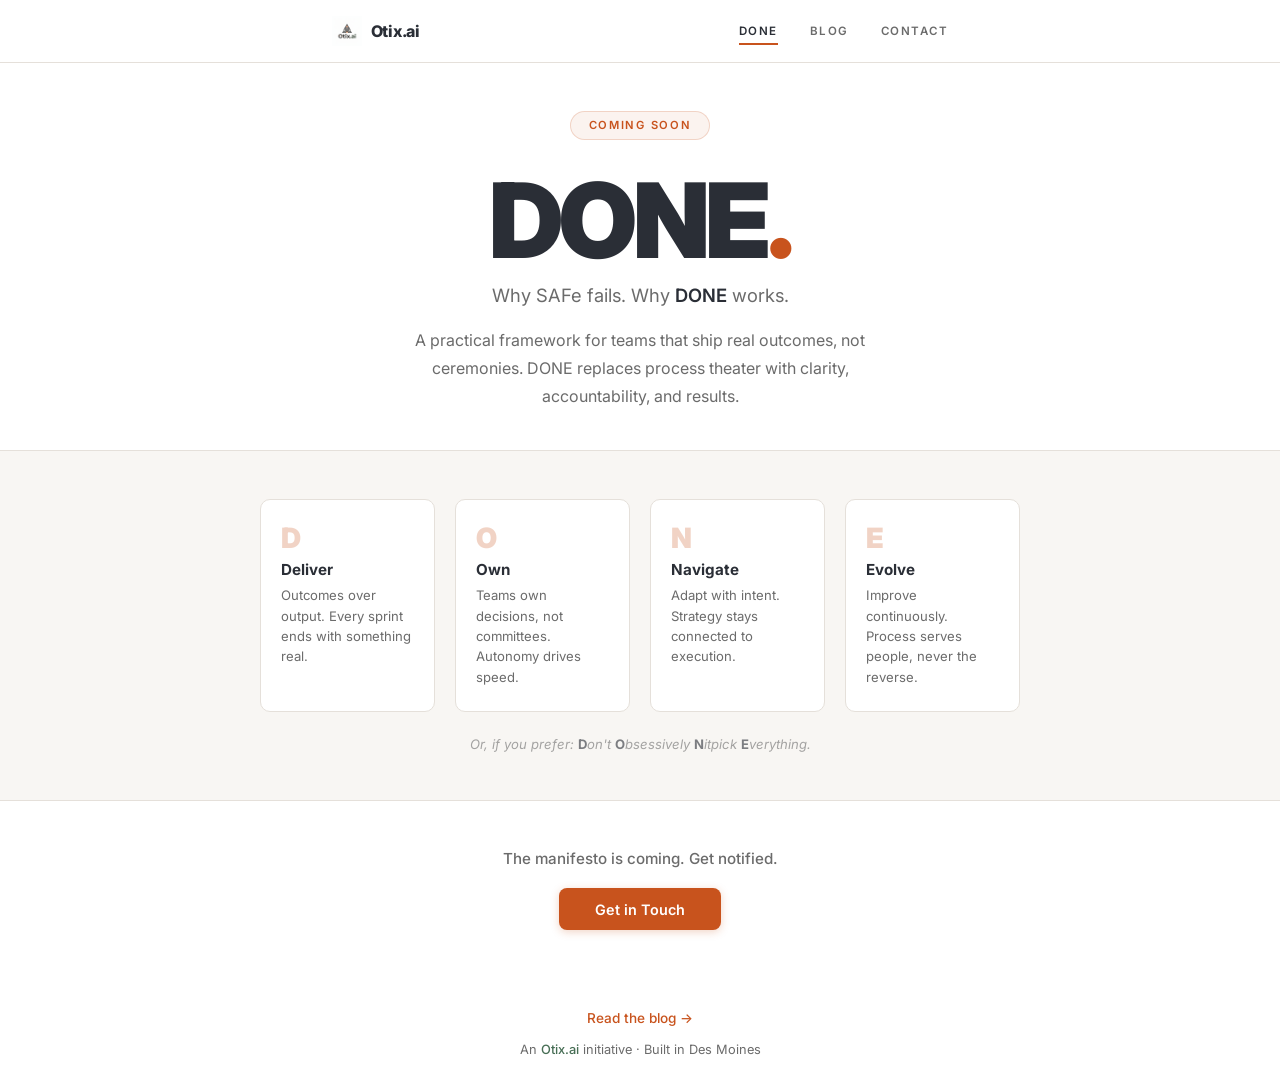
<file: index.html>
<!DOCTYPE html>
<html lang="en">
<head>
  <meta charset="UTF-8">
  <meta name="viewport" content="width=device-width, initial-scale=1.0">
  <title>DONE Framework: A Better Way to Deliver | Otix.ai</title>
  <meta name="description" content="DONE is a practical alternative to SAFe. Ship real outcomes, not ceremonies. Coming soon from Otix.ai.">
  <link rel="canonical" href="https://otix.ai/">

  <meta property="og:site_name" content="Otix.ai">
  <meta property="og:type" content="website">
  <meta property="og:url" content="https://otix.ai/">
  <meta property="og:title" content="DONE Framework: A Better Way to Deliver">
  <meta property="og:description" content="DONE is a practical alternative to SAFe. Ship real outcomes, not ceremonies. Coming soon from Otix.ai.">
  <meta property="og:image" content="https://otix.ai/assets/logo.png">
  <meta name="twitter:card" content="summary_large_image">
  <meta name="twitter:title" content="DONE Framework: A Better Way to Deliver">
  <meta name="twitter:description" content="DONE is a practical alternative to SAFe. Ship real outcomes, not ceremonies. Coming soon from Otix.ai.">
  <meta name="twitter:image" content="https://otix.ai/assets/logo.png">
  <link rel="preconnect" href="https://fonts.googleapis.com">
  <link rel="preconnect" href="https://fonts.gstatic.com" crossorigin>
  <link href="https://fonts.googleapis.com/css2?family=Inter:wght@400;500;600;700;900&display=swap" rel="stylesheet">
  <link rel="stylesheet" href="styles.css">
  <script type="application/ld+json">
  {
    "@context": "https://schema.org",
    "@graph": [
      {
        "@type": "Organization",
        "@id": "https://otix.ai/#organization",
        "name": "Otix.ai",
        "url": "https://otix.ai/",
        "email": "erik@otix.ai",
        "description": "Otix.ai works on practical AI-assisted software delivery — spec-driven workflows, coding agents, and the DONE framework.",
        "logo": {
          "@type": "ImageObject",
          "url": "https://otix.ai/assets/logo.png",
          "width": 1024,
          "height": 1024
        },
        "address": {
          "@type": "PostalAddress",
          "addressLocality": "Des Moines",
          "addressRegion": "IA",
          "addressCountry": "US"
        }
      },
      {
        "@type": "WebSite",
        "@id": "https://otix.ai/#website",
        "url": "https://otix.ai/",
        "name": "Otix.ai",
        "description": "Practical notes on AI-assisted delivery, and the DONE framework.",
        "publisher": {
          "@id": "https://otix.ai/#organization"
        }
      }
    ]
  }
  </script>
</head>
<body>

  <header class="site-header">
    <div class="masthead">
      <a class="brand" href="index.html">
        <img src="assets/logo.png" alt="" class="brand-mark">
        <span class="brand-name">Otix.ai</span>
      </a>
      <nav class="site-nav">
        <a href="index.html" aria-current="page">DONE</a>
        <a href="blog/index.html">Blog</a>
        <a href="mailto:erik@otix.ai">Contact</a>
      </nav>
    </div>
  </header>

  <main>
    <section class="hero">
      <span class="badge">Coming Soon</span>
      <h1>DONE<span class="dot">.</span></h1>
      <p class="tagline">Why SAFe fails. Why <strong>DONE</strong> works.</p>
      <p class="description">
        A practical framework for teams that ship real outcomes, not ceremonies.
        DONE replaces process theater with clarity, accountability, and results.
      </p>
    </section>

    <!-- D.O.N.E. = Don't Obsessively Nitpick Everything -->
    <section class="pillars-section">
      <div class="pillars">
        <div class="pillar">
          <div class="pillar-letter" title="Don't">D</div>
          <h3>Deliver</h3>
          <p>Outcomes over output. Every sprint ends with something real.</p>
        </div>
        <div class="pillar">
          <div class="pillar-letter" title="Obsessively">O</div>
          <h3>Own</h3>
          <p>Teams own decisions, not committees. Autonomy drives speed.</p>
        </div>
        <div class="pillar">
          <div class="pillar-letter" title="Nitpick">N</div>
          <h3>Navigate</h3>
          <p>Adapt with intent. Strategy stays connected to execution.</p>
        </div>
        <div class="pillar">
          <div class="pillar-letter" title="Everything">E</div>
          <h3>Evolve</h3>
          <p>Improve continuously. Process serves people, never the reverse.</p>
        </div>
      </div>
      <p class="aside">Or, if you prefer: <strong>D</strong>on't <strong>O</strong>bsessively <strong>N</strong>itpick <strong>E</strong>verything.</p>
    </section>

    <section class="cta">
      <p class="cta-text">The manifesto is coming. Get notified.</p>
      <a href="mailto:erik@otix.ai?subject=DONE%20Framework%20-%20Keep%20me%20posted" class="button">Get in Touch</a>
    </section>
  </main>

  <footer>
    <div class="blog-link">
      <a href="blog/index.html">Read the blog &rarr;</a>
    </div>
    <p>An <a href="https://otix.ai">Otix.ai</a> initiative &middot; Built in Des Moines</p>
  </footer>

</body>
</html>
</file>
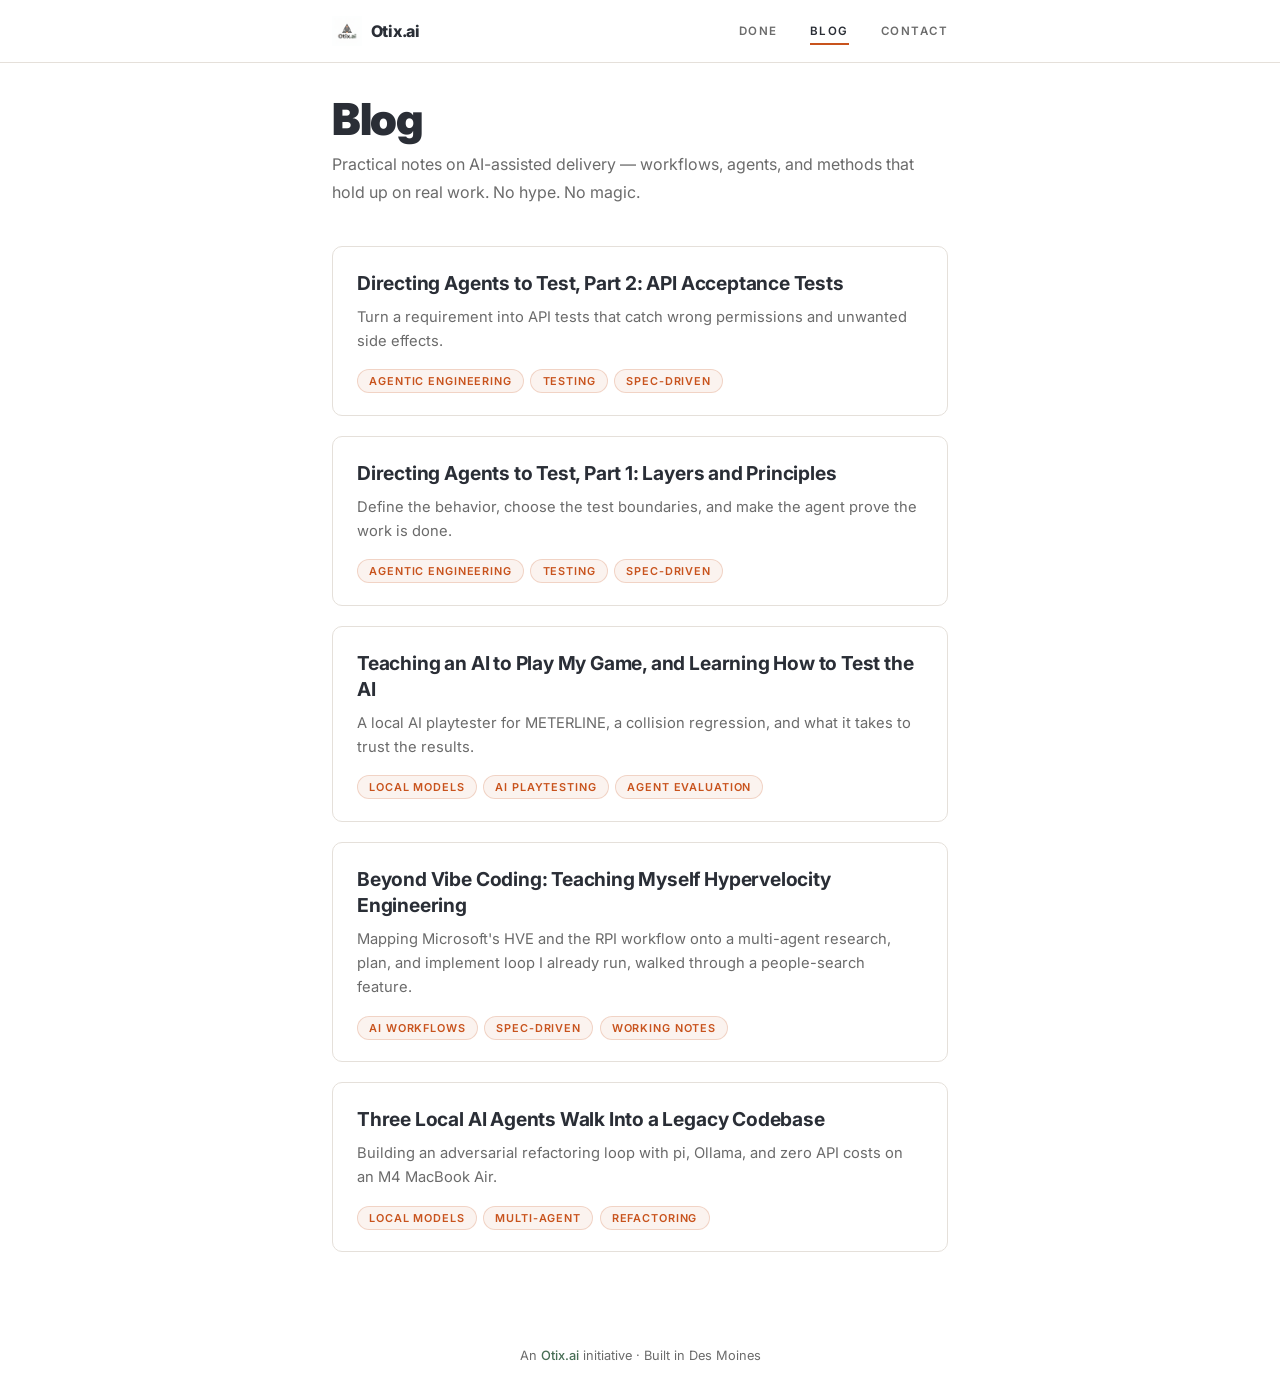
<file: blog/index.html>
<!DOCTYPE html>
<html lang="en">
<head>
  <meta charset="UTF-8">
  <meta name="viewport" content="width=device-width, initial-scale=1.0">
  <title>Blog | Otix.ai</title>
  <meta name="description" content="Practical notes on AI-assisted delivery from Otix.ai — workflows, agents, and methods that hold up on real work.">
  <link rel="canonical" href="https://otix.ai/blog/">

  <meta property="og:site_name" content="Otix.ai">
  <meta property="og:type" content="website">
  <meta property="og:url" content="https://otix.ai/blog/">
  <meta property="og:title" content="Blog">
  <meta property="og:description" content="Practical notes on AI-assisted delivery from Otix.ai — workflows, agents, and methods that hold up on real work.">
  <meta property="og:image" content="https://otix.ai/assets/logo.png">
  <meta name="twitter:card" content="summary_large_image">
  <meta name="twitter:title" content="Blog">
  <meta name="twitter:description" content="Practical notes on AI-assisted delivery from Otix.ai — workflows, agents, and methods that hold up on real work.">
  <meta name="twitter:image" content="https://otix.ai/assets/logo.png">
  <link rel="preconnect" href="https://fonts.googleapis.com">
  <link rel="preconnect" href="https://fonts.gstatic.com" crossorigin>
  <link href="https://fonts.googleapis.com/css2?family=Inter:wght@400;500;600;700;900&display=swap" rel="stylesheet">
  <link rel="stylesheet" href="../styles.css">
  <link rel="stylesheet" href="../blog.css">
  <script type="application/ld+json">
  {
    "@context": "https://schema.org",
    "@graph": [
      {
        "@type": "Blog",
        "@id": "https://otix.ai/blog/#blog",
        "url": "https://otix.ai/blog/",
        "name": "Otix.ai Blog",
        "description": "Practical notes on AI-assisted delivery — workflows, agents, and methods that hold up on real work.",
        "publisher": {
          "@id": "https://otix.ai/#organization"
        },
        "blogPost": [
          {
            "@type": "BlogPosting",
            "headline": "Directing Agents to Test, Part 2: API Acceptance Tests",
            "url": "https://otix.ai/blog/agent-api-acceptance-testing.html",
            "datePublished": "2026-10-15"
          },
          {
            "@type": "BlogPosting",
            "headline": "Directing Agents to Test, Part 1: Layers and Principles",
            "url": "https://otix.ai/blog/layered-testing-agentic-engineering.html",
            "datePublished": "2026-10-15"
          },
          {
            "@type": "BlogPosting",
            "headline": "Teaching an AI to Play My Game, and Learning How to Test the AI",
            "url": "https://otix.ai/blog/ai-playtesting-meterline.html",
            "datePublished": "2026-09-30"
          },
          {
            "@type": "BlogPosting",
            "headline": "Three Local AI Agents Walk Into a Legacy Codebase",
            "url": "https://otix.ai/blog/local-llm-agents.html",
            "datePublished": "2026-03-26"
          }
        ]
      },
      {
        "@type": "Organization",
        "@id": "https://otix.ai/#organization",
        "name": "Otix.ai",
        "url": "https://otix.ai/",
        "email": "jason@otix.ai",
        "description": "Otix.ai works on practical AI-assisted software delivery — spec-driven workflows, coding agents, and the DONE framework.",
        "logo": {
          "@type": "ImageObject",
          "url": "https://otix.ai/assets/logo.png",
          "width": 1024,
          "height": 1024
        },
        "address": {
          "@type": "PostalAddress",
          "addressLocality": "Des Moines",
          "addressRegion": "IA",
          "addressCountry": "US"
        }
      },
      {
        "@type": "BreadcrumbList",
        "itemListElement": [
          {
            "@type": "ListItem",
            "position": 1,
            "name": "Home",
            "item": "https://otix.ai/"
          },
          {
            "@type": "ListItem",
            "position": 2,
            "name": "Blog",
            "item": "https://otix.ai/blog/"
          }
        ]
      }
    ]
  }
  </script>
</head>
<body>

  <header class="site-header">
    <div class="masthead">
      <a class="brand" href="../index.html">
        <img src="../assets/logo.png" alt="" class="brand-mark">
        <span class="brand-name">Otix.ai</span>
      </a>
      <nav class="site-nav">
        <a href="../index.html">DONE</a>
        <a href="index.html" aria-current="page">Blog</a>
        <a href="mailto:jason@otix.ai">Contact</a>
      </nav>
    </div>
  </header>

  <main>
    <div class="blog-index">
      <div class="blog-index-header">
        <h1>Blog</h1>
        <p class="index-intro">Practical notes on AI-assisted delivery &mdash; workflows, agents, and methods that hold up on real work. No hype. No magic.</p>
      </div>

      <ul class="post-list">

        <li class="post-card">
          <h2><a href="agent-api-acceptance-testing.html">Directing Agents to Test, Part 2: API Acceptance Tests</a></h2>
          <p class="dek">Turn a requirement into API tests that catch wrong permissions and unwanted side effects.</p>
          <div class="post-tags">
            <span class="tag">Agentic Engineering</span>
            <span class="tag">Testing</span>
            <span class="tag">Spec-Driven</span>
          </div>
        </li>

        <li class="post-card">
          <h2><a href="layered-testing-agentic-engineering.html">Directing Agents to Test, Part 1: Layers and Principles</a></h2>
          <p class="dek">Define the behavior, choose the test boundaries, and make the agent prove the work is done.</p>
          <div class="post-tags">
            <span class="tag">Agentic Engineering</span>
            <span class="tag">Testing</span>
            <span class="tag">Spec-Driven</span>
          </div>
        </li>

        <li class="post-card">
          <h2><a href="ai-playtesting-meterline.html">Teaching an AI to Play My Game, and Learning How to Test the AI</a></h2>
          <p class="dek">A local AI playtester for METERLINE, a collision regression, and what it takes to trust the results.</p>
          <div class="post-tags">
            <span class="tag">Local Models</span>
            <span class="tag">AI Playtesting</span>
            <span class="tag">Agent Evaluation</span>
          </div>
        </li>

        <li class="post-card">
          <h2><a href="beyond-vibe-coding-hve.html">Beyond Vibe Coding: Teaching Myself Hypervelocity Engineering</a></h2>
          <p class="dek">Mapping Microsoft's HVE and the RPI workflow onto a multi-agent research, plan, and implement loop I already run, walked through a people-search feature.</p>
          <div class="post-tags">
            <span class="tag">AI Workflows</span>
            <span class="tag">Spec-Driven</span>
            <span class="tag">Working Notes</span>
          </div>
        </li>


        <li class="post-card">
          <h2><a href="local-llm-agents.html">Three Local AI Agents Walk Into a Legacy Codebase</a></h2>
          <p class="dek">Building an adversarial refactoring loop with pi, Ollama, and zero API costs on an M4 MacBook Air.</p>
          <div class="post-tags">
            <span class="tag">Local Models</span>
            <span class="tag">Multi-Agent</span>
            <span class="tag">Refactoring</span>
          </div>
        </li>

      </ul>
    </div>
  </main>

  <footer>
    <p>An <a href="https://otix.ai">Otix.ai</a> initiative &middot; Built in Des Moines</p>
  </footer>

</body>
</html>
</file>
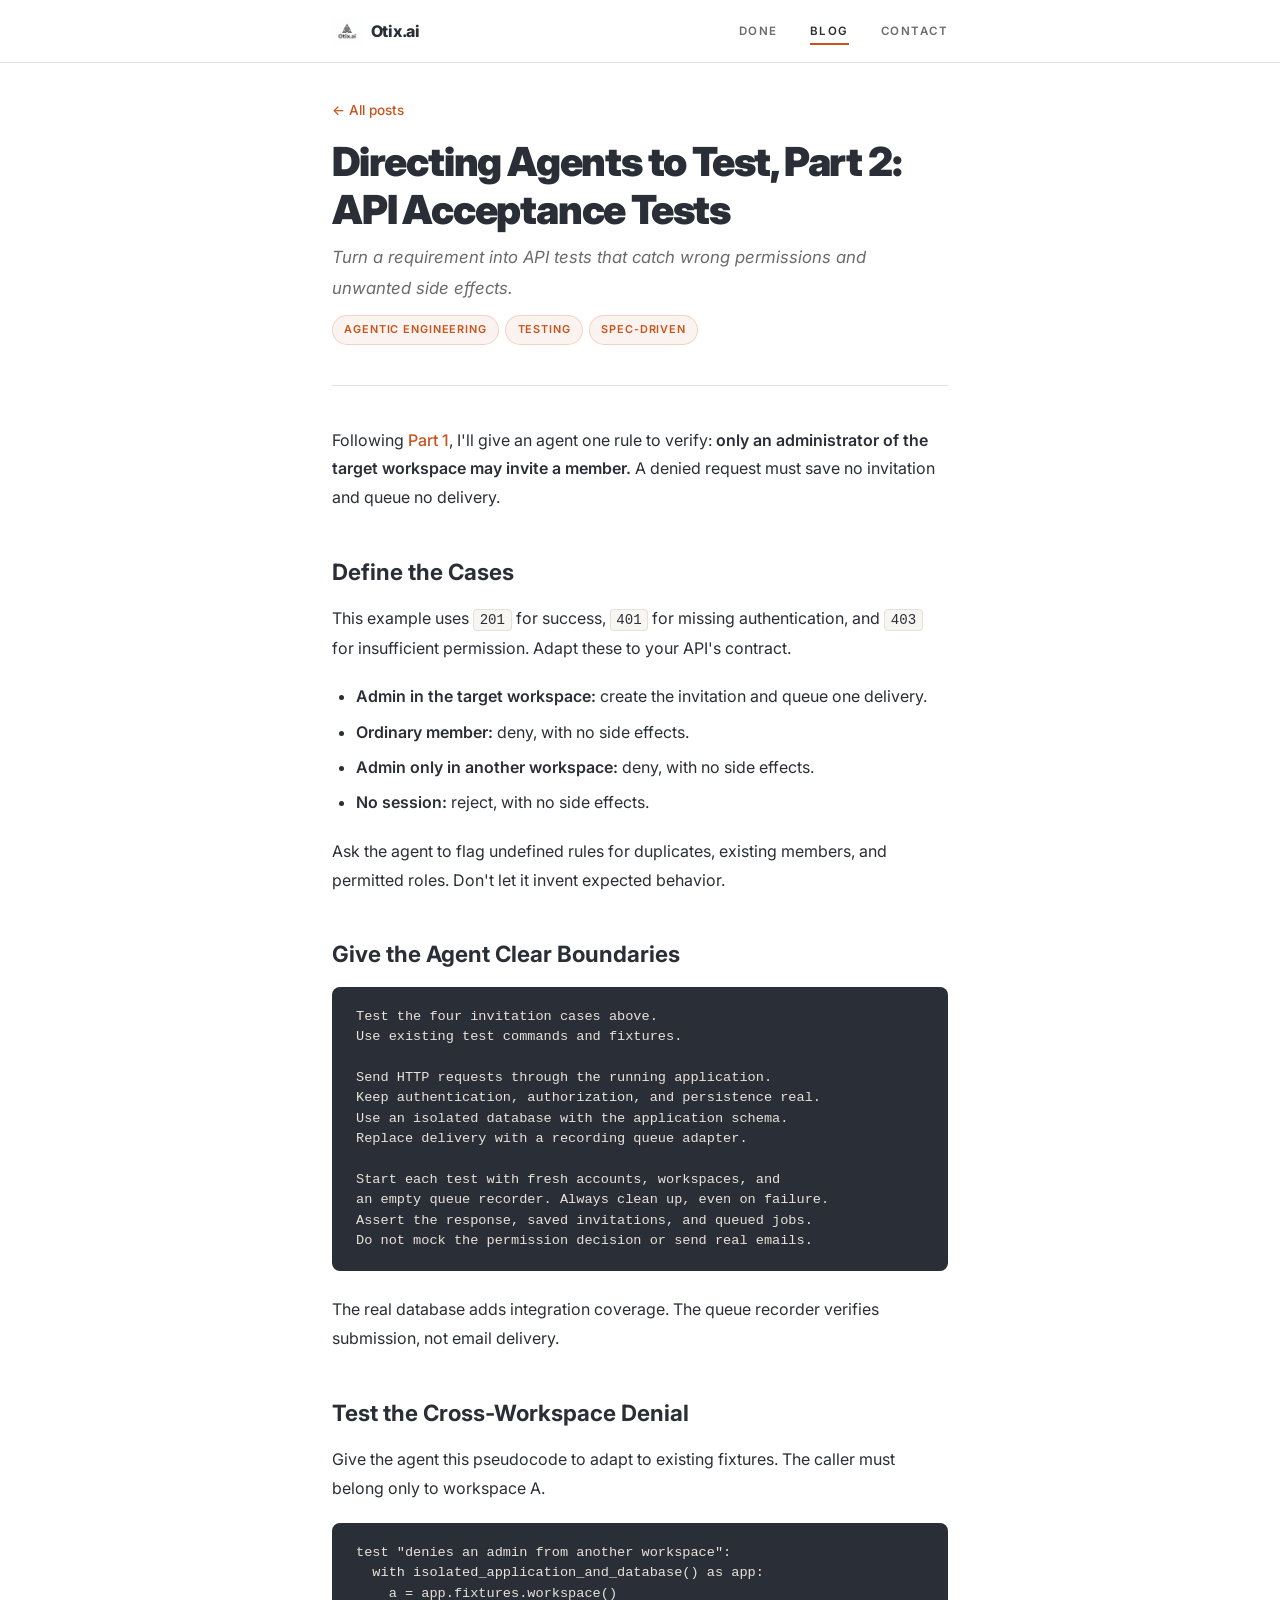
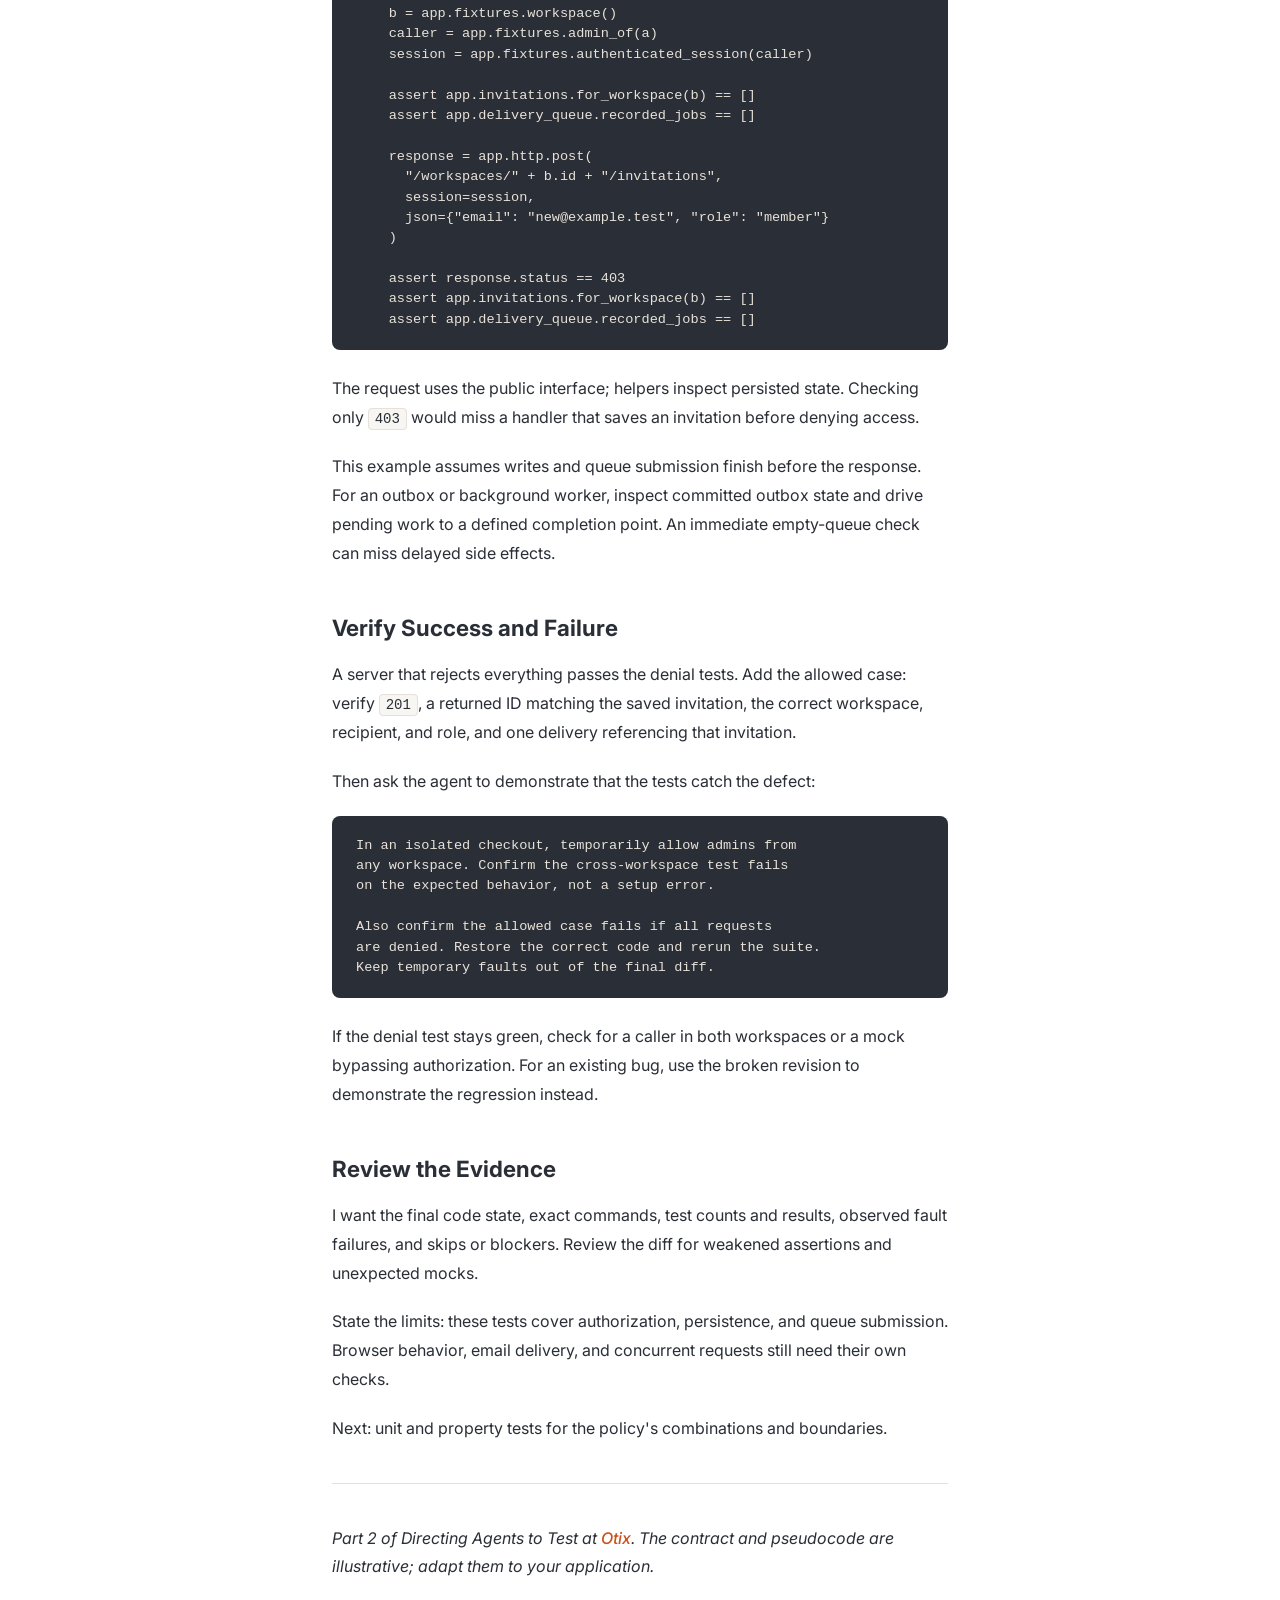
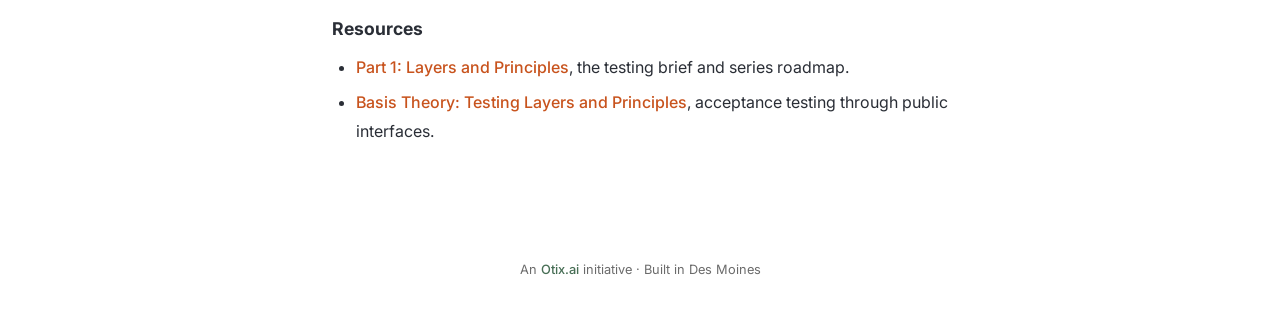
<file: blog/agent-api-acceptance-testing.html>
<!DOCTYPE html>
<html lang="en">
<head>
  <meta charset="UTF-8">
  <meta name="viewport" content="width=device-width, initial-scale=1.0">
  <title>Directing Agents to Test, Part 2: API Acceptance Tests | Otix.ai</title>
  <meta name="description" content="Turn a requirement into API tests that catch wrong permissions and unwanted side effects.">
  <link rel="canonical" href="https://otix.ai/blog/agent-api-acceptance-testing.html">

  <meta property="og:site_name" content="Otix.ai">
  <meta property="og:type" content="article">
  <meta property="og:url" content="https://otix.ai/blog/agent-api-acceptance-testing.html">
  <meta property="og:title" content="Directing Agents to Test, Part 2: API Acceptance Tests">
  <meta property="og:description" content="Turn a requirement into API tests that catch wrong permissions and unwanted side effects.">
  <meta property="og:image" content="https://otix.ai/assets/logo.png">
  <meta property="article:published_time" content="2026-10-15">
  <meta property="article:publisher" content="https://otix.ai/">
  <meta name="twitter:card" content="summary_large_image">
  <meta name="twitter:title" content="Directing Agents to Test, Part 2: API Acceptance Tests">
  <meta name="twitter:description" content="Turn a requirement into API tests that catch wrong permissions and unwanted side effects.">
  <meta name="twitter:image" content="https://otix.ai/assets/logo.png">
  <link rel="preconnect" href="https://fonts.googleapis.com">
  <link rel="preconnect" href="https://fonts.gstatic.com" crossorigin>
  <link href="https://fonts.googleapis.com/css2?family=Inter:wght@400;500;600;700;900&display=swap" rel="stylesheet">
  <link rel="stylesheet" href="../styles.css">
  <link rel="stylesheet" href="../blog.css">
  <script type="application/ld+json">
  {
    "@context": "https://schema.org",
    "@graph": [
      {
        "@type": "BlogPosting",
        "@id": "https://otix.ai/blog/agent-api-acceptance-testing.html#article",
        "headline": "Directing Agents to Test, Part 2: API Acceptance Tests",
        "name": "Directing Agents to Test, Part 2: API Acceptance Tests",
        "description": "Turn a requirement into API tests that catch wrong permissions and unwanted side effects.",
        "url": "https://otix.ai/blog/agent-api-acceptance-testing.html",
        "datePublished": "2026-10-15",
        "dateModified": "2026-10-15",
        "author": {
          "@type": "Organization",
          "name": "Otix.ai",
          "url": "https://otix.ai/"
        },
        "publisher": {
          "@id": "https://otix.ai/#organization"
        },
        "mainEntityOfPage": {
          "@type": "WebPage",
          "@id": "https://otix.ai/blog/agent-api-acceptance-testing.html"
        },
        "image": "https://otix.ai/assets/logo.png",
        "isPartOf": {
          "@id": "https://otix.ai/blog/#blog"
        },
        "articleSection": "Directing Agents to Test",
        "keywords": "API acceptance tests, coding agents, authorization testing, integration testing, test fixtures",
        "inLanguage": "en-US"
      },
      {
        "@type": "Organization",
        "@id": "https://otix.ai/#organization",
        "name": "Otix.ai",
        "url": "https://otix.ai/",
        "email": "jason@otix.ai",
        "description": "Otix.ai works on practical AI-assisted software delivery — spec-driven workflows, coding agents, and the DONE framework.",
        "logo": {
          "@type": "ImageObject",
          "url": "https://otix.ai/assets/logo.png",
          "width": 1024,
          "height": 1024
        },
        "address": {
          "@type": "PostalAddress",
          "addressLocality": "Des Moines",
          "addressRegion": "IA",
          "addressCountry": "US"
        }
      },
      {
        "@type": "BreadcrumbList",
        "itemListElement": [
          {
            "@type": "ListItem",
            "position": 1,
            "name": "Home",
            "item": "https://otix.ai/"
          },
          {
            "@type": "ListItem",
            "position": 2,
            "name": "Blog",
            "item": "https://otix.ai/blog/"
          },
          {
            "@type": "ListItem",
            "position": 3,
            "name": "Directing Agents to Test, Part 2: API Acceptance Tests",
            "item": "https://otix.ai/blog/agent-api-acceptance-testing.html"
          }
        ]
      }
    ]
  }
  </script>
</head>
<body>

  <header class="site-header">
    <div class="masthead">
      <a class="brand" href="../index.html">
        <img src="../assets/logo.png" alt="" class="brand-mark">
        <span class="brand-name">Otix.ai</span>
      </a>
      <nav class="site-nav">
        <a href="../index.html">DONE</a>
        <a href="index.html" aria-current="page">Blog</a>
        <a href="mailto:jason@otix.ai">Contact</a>
      </nav>
    </div>
  </header>

  <main>
    <article class="blog-post">
      <a href="index.html" class="blog-back">&larr; All posts</a>
      <h1>Directing Agents to Test, Part 2: API Acceptance Tests</h1>
      <p class="subtitle">Turn a requirement into API tests that catch wrong permissions and unwanted side effects.</p>

      <div class="post-tags">
        <span class="tag">Agentic Engineering</span>
        <span class="tag">Testing</span>
        <span class="tag">Spec-Driven</span>
      </div>

      <hr>

      <p>Following <a href="layered-testing-agentic-engineering.html">Part 1</a>, I'll give an agent one rule to verify: <strong>only an administrator of the target workspace may invite a member.</strong> A denied request must save no invitation and queue no delivery.</p>

      <h2>Define the Cases</h2>

      <p>This example uses <code>201</code> for success, <code>401</code> for missing authentication, and <code>403</code> for insufficient permission. Adapt these to your API's contract.</p>

      <ul>
        <li><strong>Admin in the target workspace:</strong> create the invitation and queue one delivery.</li>
        <li><strong>Ordinary member:</strong> deny, with no side effects.</li>
        <li><strong>Admin only in another workspace:</strong> deny, with no side effects.</li>
        <li><strong>No session:</strong> reject, with no side effects.</li>
      </ul>

      <p>Ask the agent to flag undefined rules for duplicates, existing members, and permitted roles. Don't let it invent expected behavior.</p>

      <h2>Give the Agent Clear Boundaries</h2>

      <pre class="agent-brief"><code>Test the four invitation cases above.
Use existing test commands and fixtures.

Send HTTP requests through the running application.
Keep authentication, authorization, and persistence real.
Use an isolated database with the application schema.
Replace delivery with a recording queue adapter.

Start each test with fresh accounts, workspaces, and
an empty queue recorder. Always clean up, even on failure.
Assert the response, saved invitations, and queued jobs.
Do not mock the permission decision or send real emails.</code></pre>

      <p>The real database adds integration coverage. The queue recorder verifies submission, not email delivery.</p>

      <h2>Test the Cross-Workspace Denial</h2>

      <p>Give the agent this pseudocode to adapt to existing fixtures. The caller must belong only to workspace A.</p>

      <pre class="agent-brief"><code>test "denies an admin from another workspace":
  with isolated_application_and_database() as app:
    a = app.fixtures.workspace()
    b = app.fixtures.workspace()
    caller = app.fixtures.admin_of(a)
    session = app.fixtures.authenticated_session(caller)

    assert app.invitations.for_workspace(b) == []
    assert app.delivery_queue.recorded_jobs == []

    response = app.http.post(
      "/workspaces/" + b.id + "/invitations",
      session=session,
      json={"email": "new@example.test", "role": "member"}
    )

    assert response.status == 403
    assert app.invitations.for_workspace(b) == []
    assert app.delivery_queue.recorded_jobs == []</code></pre>

      <p>The request uses the public interface; helpers inspect persisted state. Checking only <code>403</code> would miss a handler that saves an invitation before denying access.</p>

      <p>This example assumes writes and queue submission finish before the response. For an outbox or background worker, inspect committed outbox state and drive pending work to a defined completion point. An immediate empty-queue check can miss delayed side effects.</p>

      <h2>Verify Success and Failure</h2>

      <p>A server that rejects everything passes the denial tests. Add the allowed case: verify <code>201</code>, a returned ID matching the saved invitation, the correct workspace, recipient, and role, and one delivery referencing that invitation.</p>

      <p>Then ask the agent to demonstrate that the tests catch the defect:</p>

      <pre class="agent-brief"><code>In an isolated checkout, temporarily allow admins from
any workspace. Confirm the cross-workspace test fails
on the expected behavior, not a setup error.

Also confirm the allowed case fails if all requests
are denied. Restore the correct code and rerun the suite.
Keep temporary faults out of the final diff.</code></pre>

      <p>If the denial test stays green, check for a caller in both workspaces or a mock bypassing authorization. For an existing bug, use the broken revision to demonstrate the regression instead.</p>

      <h2>Review the Evidence</h2>

      <p>I want the final code state, exact commands, test counts and results, observed fault failures, and skips or blockers. Review the diff for weakened assertions and unexpected mocks.</p>

      <p>State the limits: these tests cover authorization, persistence, and queue submission. Browser behavior, email delivery, and concurrent requests still need their own checks.</p>

      <p>Next: unit and property tests for the policy's combinations and boundaries.</p>

      <hr>

      <p><em>Part 2 of Directing Agents to Test at <a href="https://otix.ai">Otix</a>. The contract and pseudocode are illustrative; adapt them to your application.</em></p>

      <h3>Resources</h3>

      <ul>
        <li><a href="layered-testing-agentic-engineering.html">Part 1: Layers and Principles</a>, the testing brief and series roadmap.</li>
        <li><a href="https://blog.basistheory.com/testing-layers-and-principles">Basis Theory: Testing Layers and Principles</a>, acceptance testing through public interfaces.</li>
      </ul>
    </article>
  </main>

  <footer>
    <p>An <a href="https://otix.ai">Otix.ai</a> initiative &middot; Built in Des Moines</p>
  </footer>

</body>
</html>
</file>
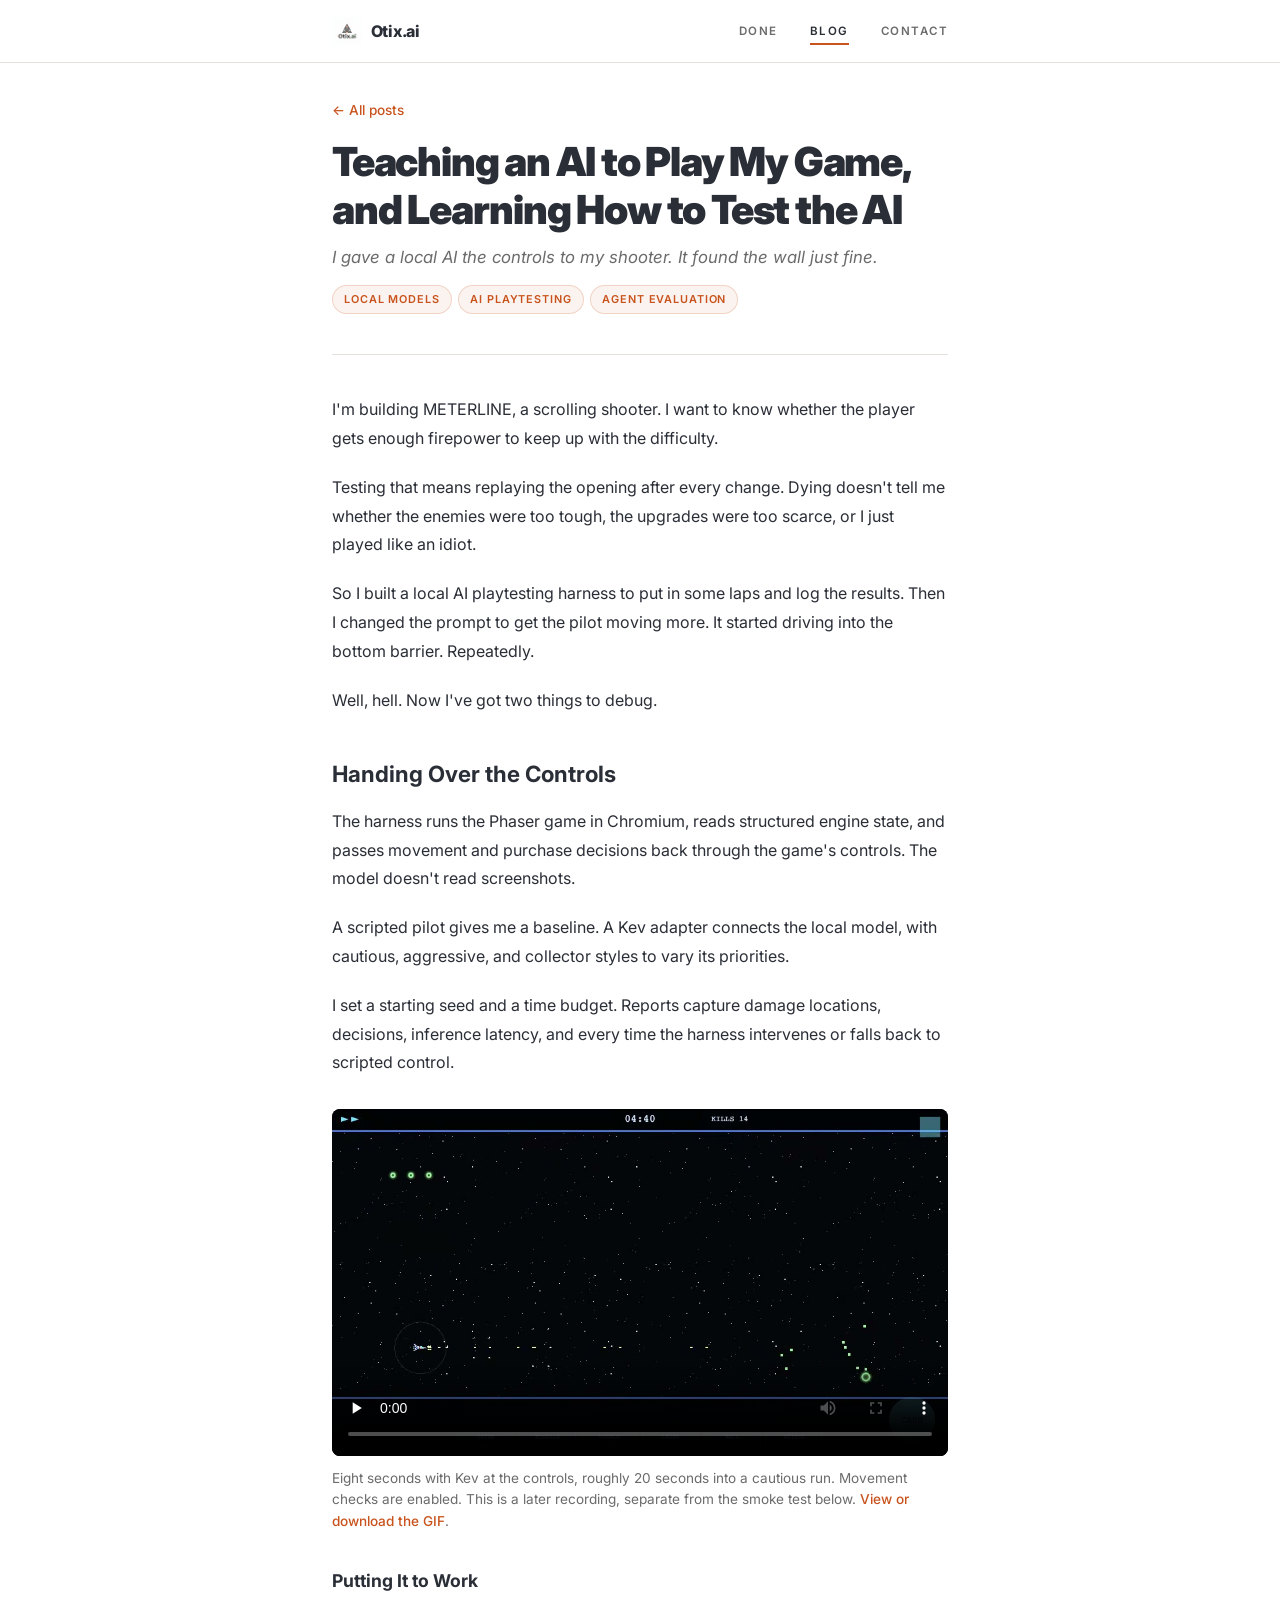
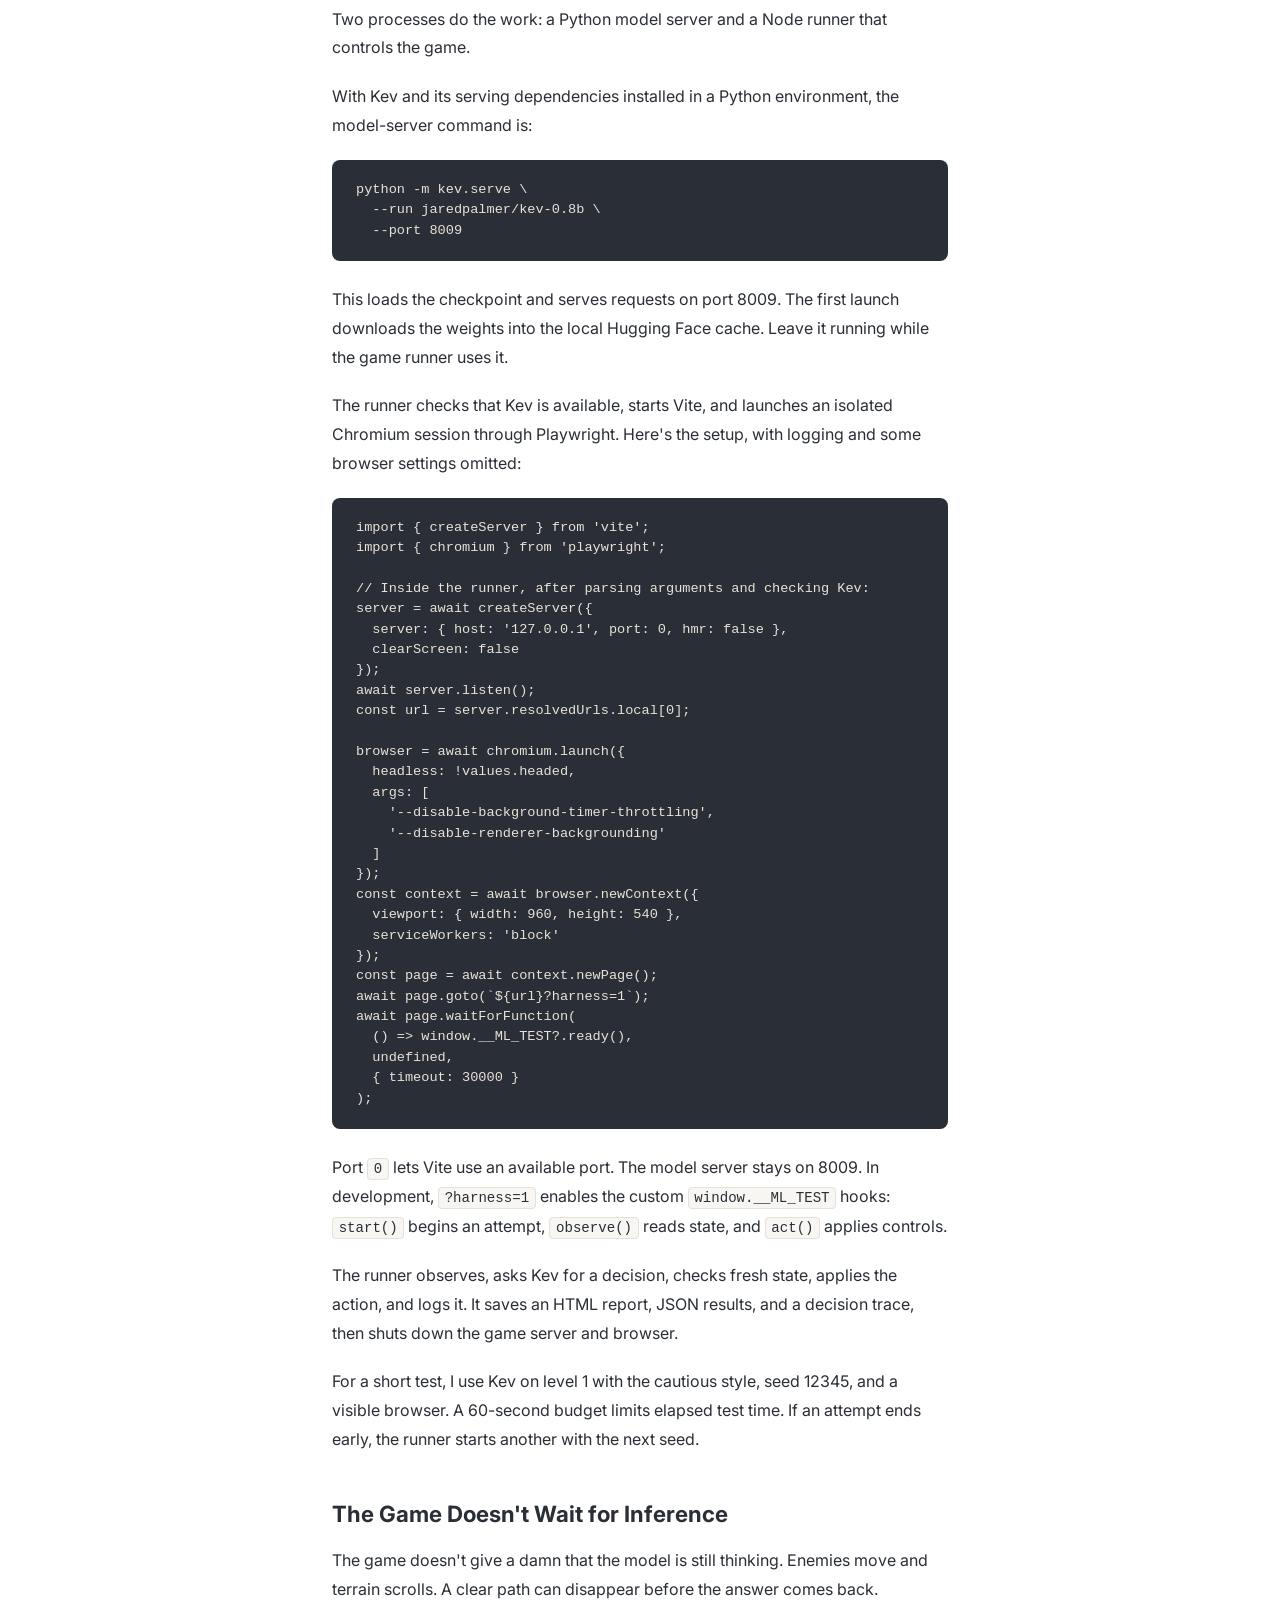
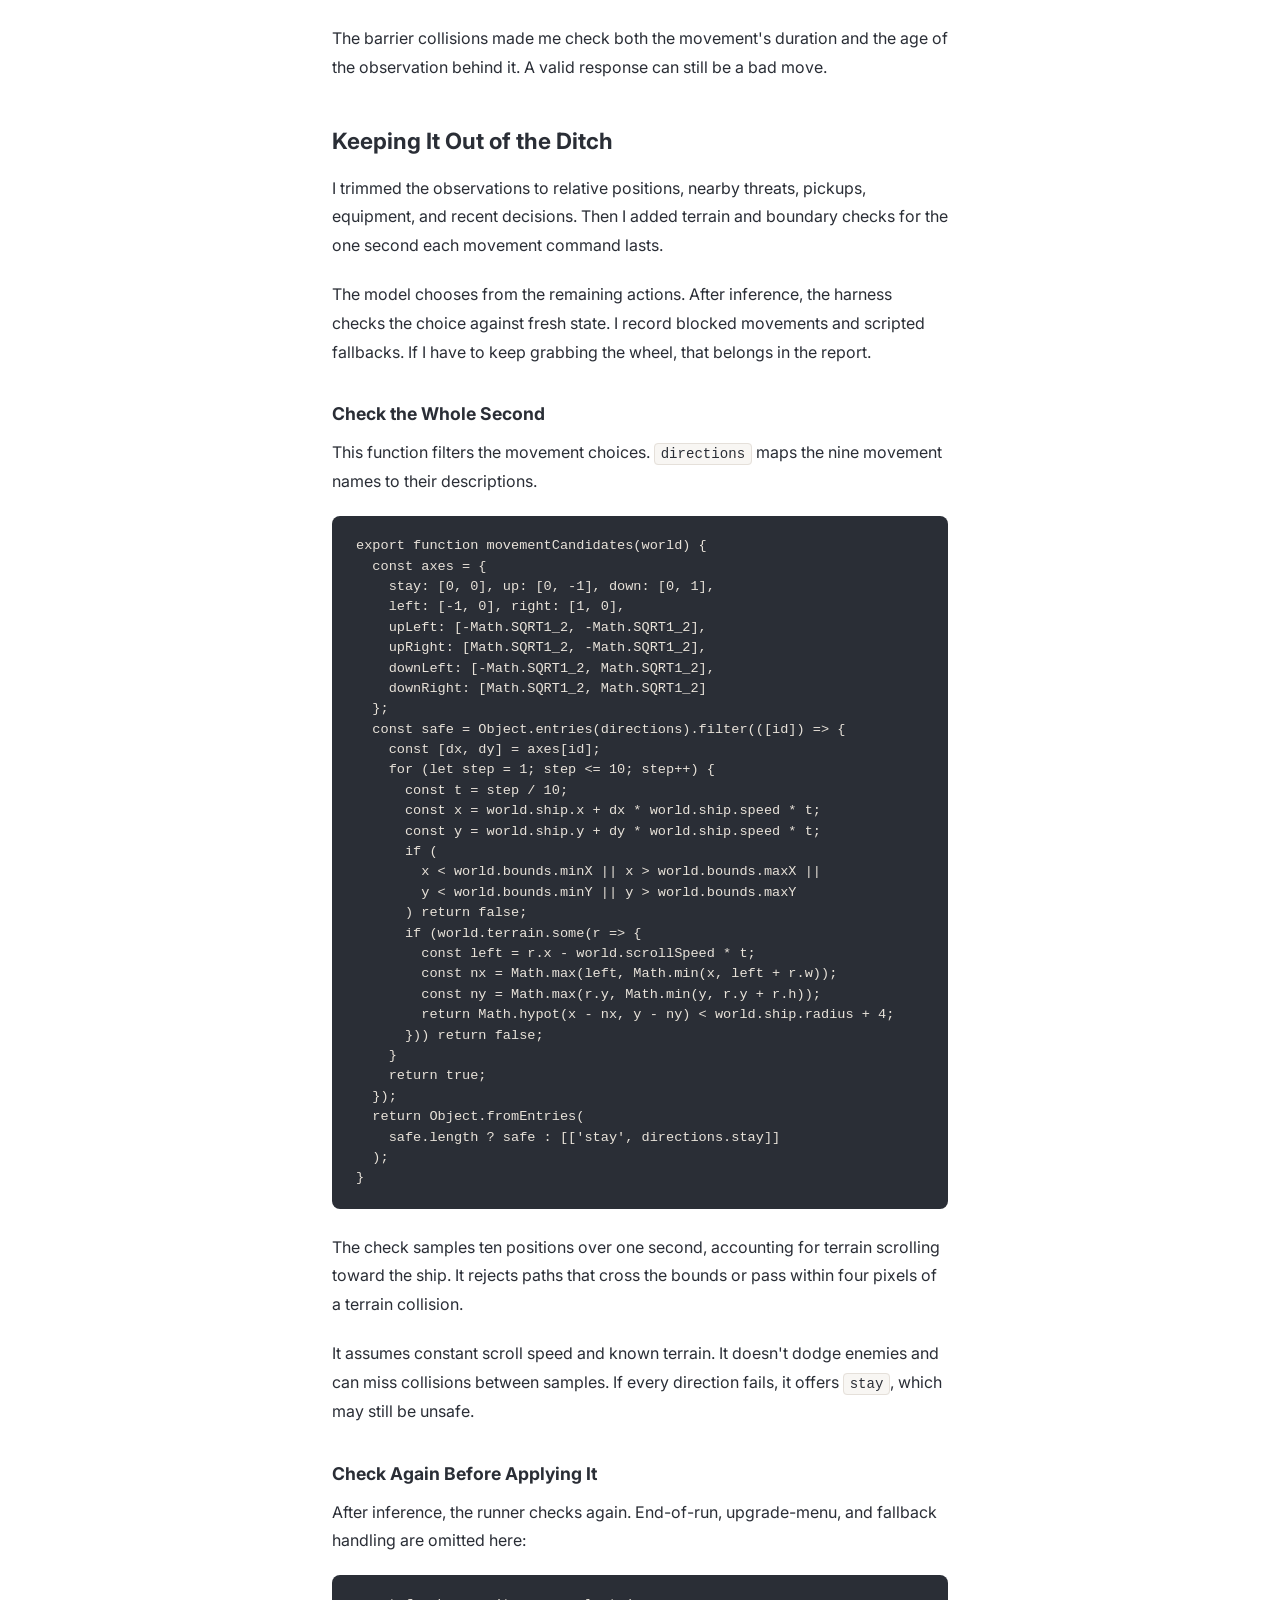
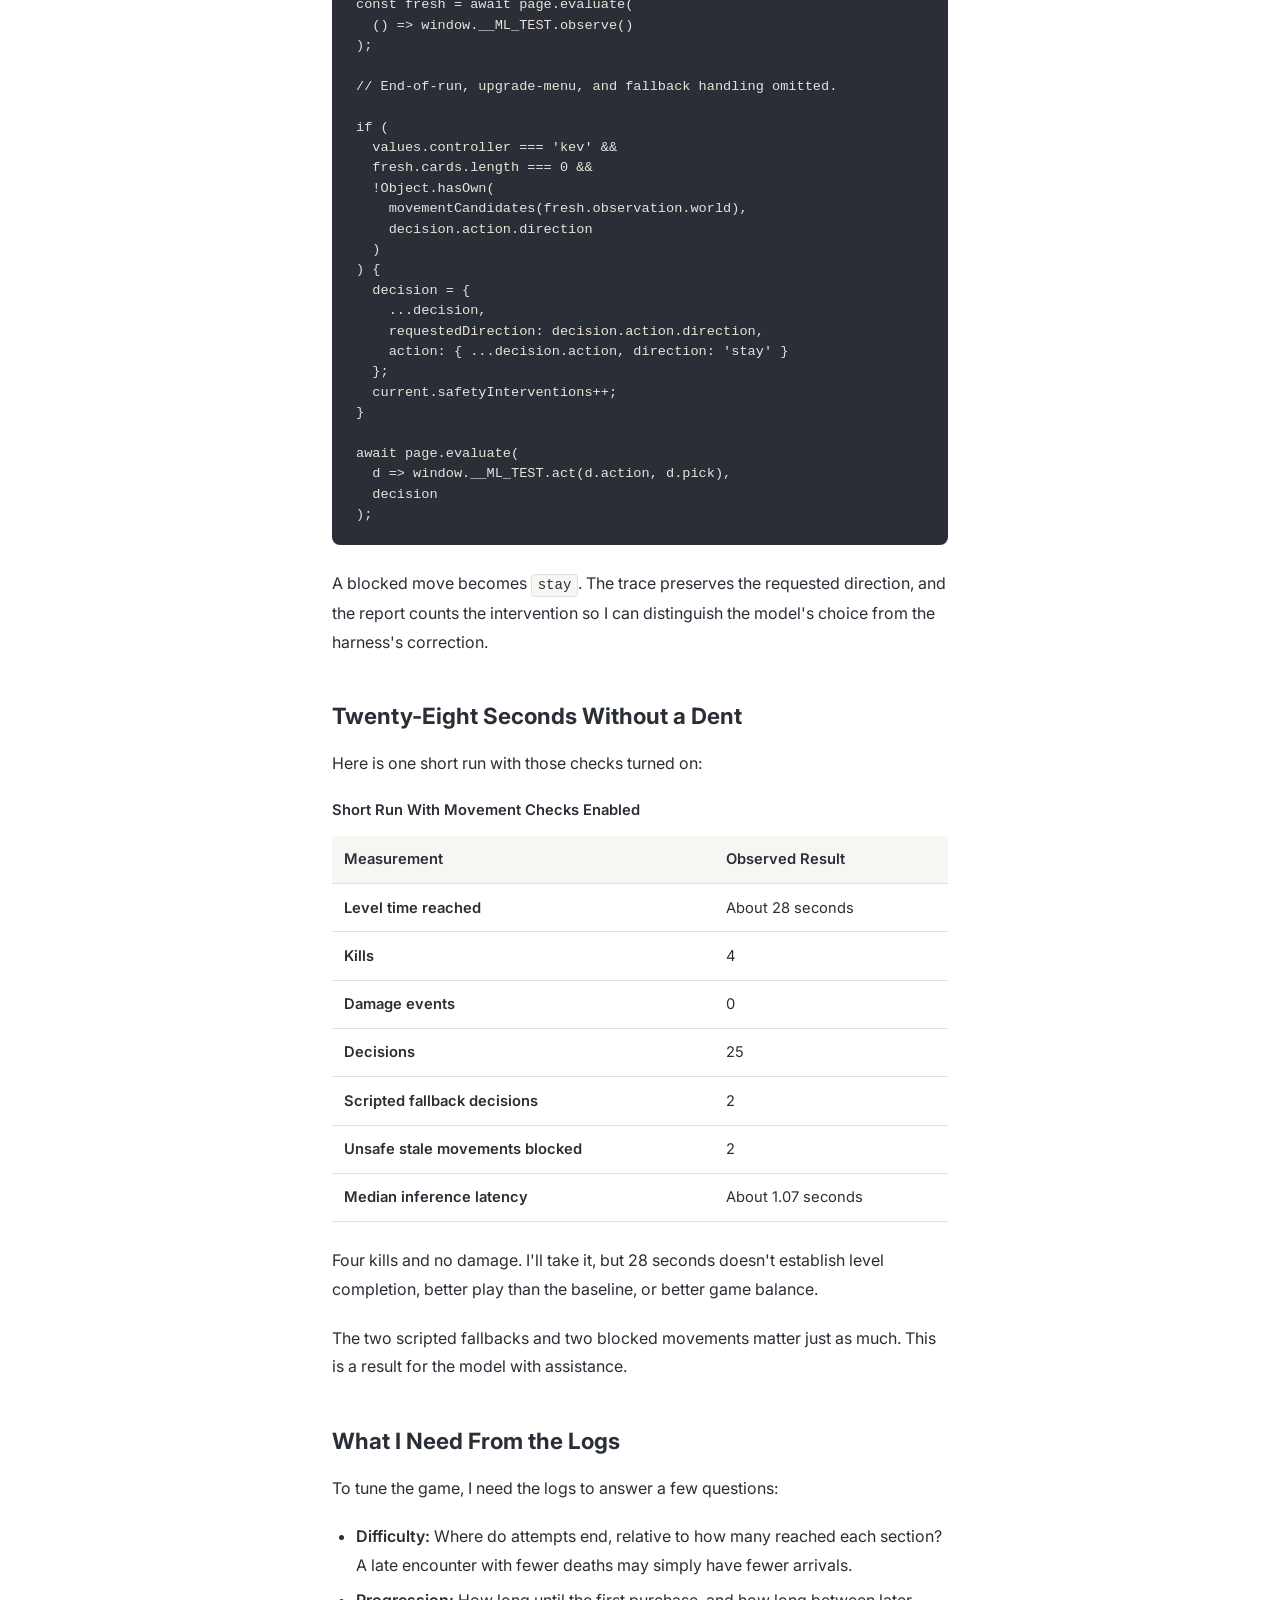
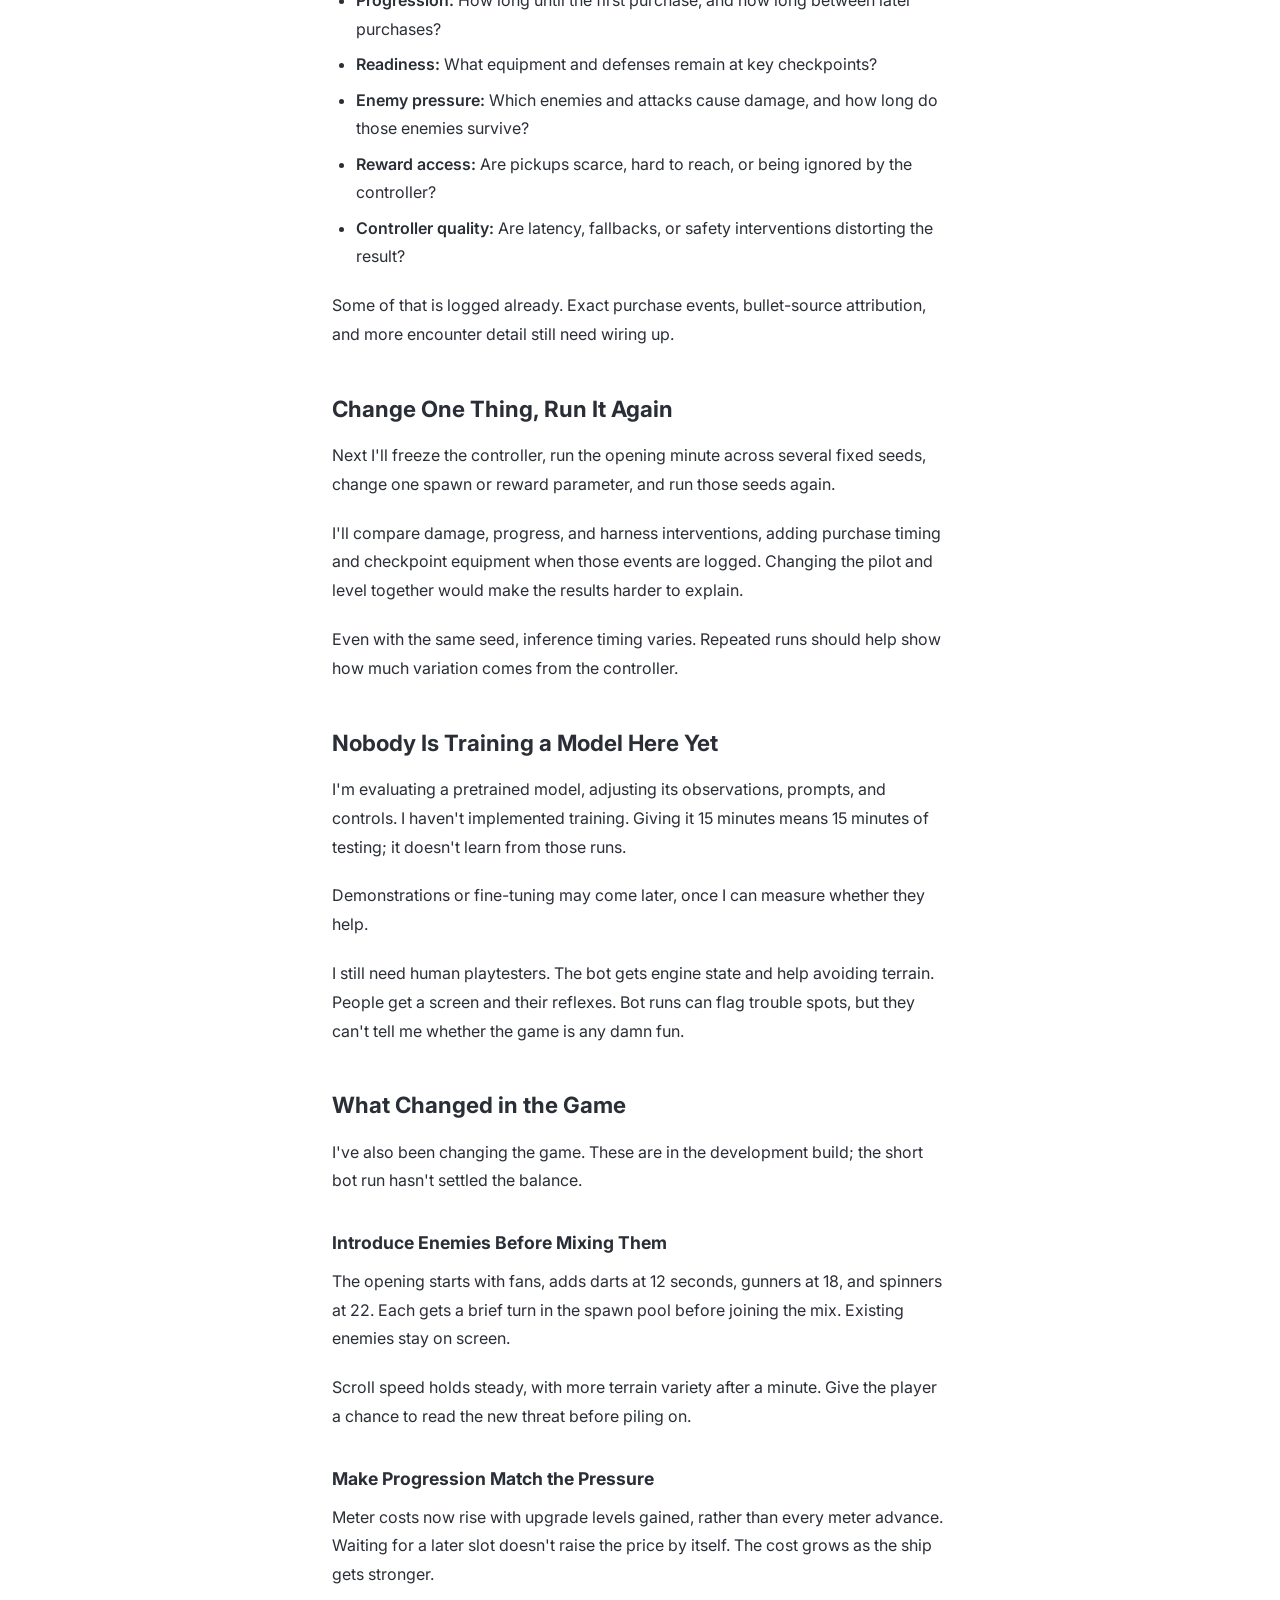
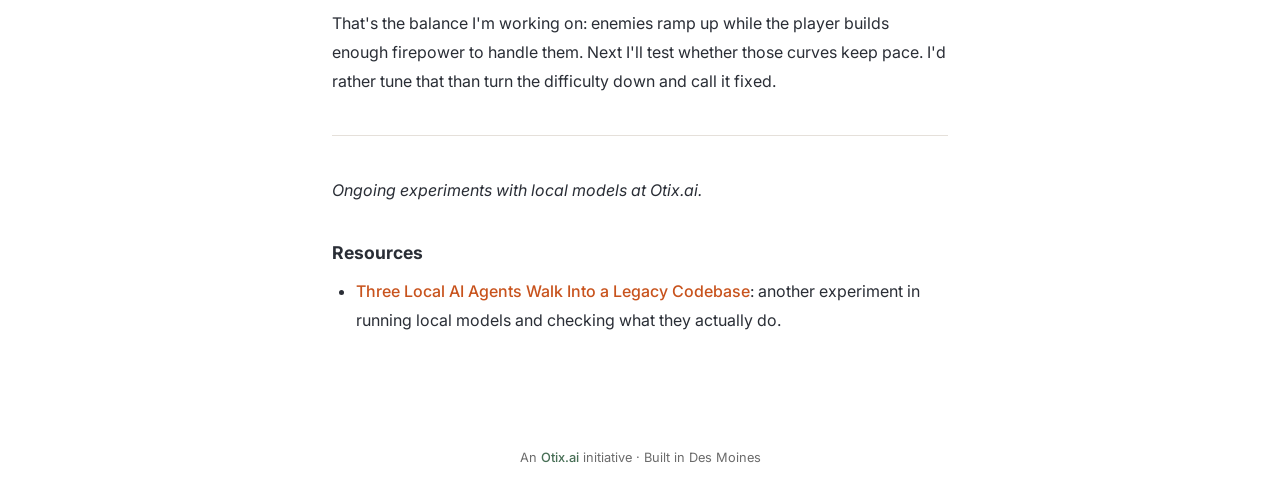
<file: blog/ai-playtesting-meterline.html>
<!DOCTYPE html>
<html lang="en">
<head>
  <meta charset="UTF-8">
  <meta name="viewport" content="width=device-width, initial-scale=1.0">
  <title>Teaching an AI to Play My Game, and Learning How to Test the AI | Otix.ai</title>
  <meta name="description" content="Building a local AI playtester for METERLINE, diagnosing a collision regression, and learning what a short guarded run can actually tell me.">
  <link rel="canonical" href="https://otix.ai/blog/ai-playtesting-meterline.html">

  <meta property="og:site_name" content="Otix.ai">
  <meta property="og:type" content="article">
  <meta property="og:url" content="https://otix.ai/blog/ai-playtesting-meterline.html">
  <meta property="og:title" content="Teaching an AI to Play My Game, and Learning How to Test the AI">
  <meta property="og:description" content="Building a local AI playtester for METERLINE, diagnosing a collision regression, and learning what a short guarded run can actually tell me.">
  <meta property="og:image" content="https://otix.ai/assets/logo.png">
  <meta property="article:published_time" content="2026-09-30">
  <meta property="article:publisher" content="https://otix.ai/">
  <meta name="twitter:card" content="summary_large_image">
  <meta name="twitter:title" content="Teaching an AI to Play My Game, and Learning How to Test the AI">
  <meta name="twitter:description" content="Building a local AI playtester for METERLINE, diagnosing a collision regression, and learning what a short guarded run can actually tell me.">
  <meta name="twitter:image" content="https://otix.ai/assets/logo.png">
  <link rel="preconnect" href="https://fonts.googleapis.com">
  <link rel="preconnect" href="https://fonts.gstatic.com" crossorigin>
  <link href="https://fonts.googleapis.com/css2?family=Inter:wght@400;500;600;700;900&display=swap" rel="stylesheet">
  <link rel="stylesheet" href="../styles.css">
  <link rel="stylesheet" href="../blog.css">
  <script type="application/ld+json">
  {
    "@context": "https://schema.org",
    "@graph": [
      {
        "@type": "BlogPosting",
        "@id": "https://otix.ai/blog/ai-playtesting-meterline.html#article",
        "headline": "Teaching an AI to Play My Game, and Learning How to Test the AI",
        "name": "Teaching an AI to Play My Game, and Learning How to Test the AI",
        "description": "Building a local AI playtester for METERLINE, diagnosing a collision regression, and learning what a short guarded run can actually tell me.",
        "url": "https://otix.ai/blog/ai-playtesting-meterline.html",
        "datePublished": "2026-09-30",
        "dateModified": "2026-10-01",
        "author": {
          "@type": "Organization",
          "name": "Otix.ai",
          "url": "https://otix.ai/"
        },
        "publisher": {
          "@id": "https://otix.ai/#organization"
        },
        "mainEntityOfPage": {
          "@type": "WebPage",
          "@id": "https://otix.ai/blog/ai-playtesting-meterline.html"
        },
        "image": "https://otix.ai/assets/logo.png",
        "isPartOf": {
          "@id": "https://otix.ai/blog/#blog"
        },
        "articleSection": "AI Playtesting",
        "keywords": "METERLINE, AI playtesting, local models, Kev, game balance, agent evaluation",
        "inLanguage": "en-US"
      },
      {
        "@type": "Organization",
        "@id": "https://otix.ai/#organization",
        "name": "Otix.ai",
        "url": "https://otix.ai/",
        "email": "jason@otix.ai",
        "description": "Otix.ai works on practical AI-assisted software delivery — spec-driven workflows, coding agents, and the DONE framework.",
        "logo": {
          "@type": "ImageObject",
          "url": "https://otix.ai/assets/logo.png",
          "width": 1024,
          "height": 1024
        },
        "address": {
          "@type": "PostalAddress",
          "addressLocality": "Des Moines",
          "addressRegion": "IA",
          "addressCountry": "US"
        }
      },
      {
        "@type": "BreadcrumbList",
        "itemListElement": [
          {
            "@type": "ListItem",
            "position": 1,
            "name": "Home",
            "item": "https://otix.ai/"
          },
          {
            "@type": "ListItem",
            "position": 2,
            "name": "Blog",
            "item": "https://otix.ai/blog/"
          },
          {
            "@type": "ListItem",
            "position": 3,
            "name": "Teaching an AI to Play My Game, and Learning How to Test the AI",
            "item": "https://otix.ai/blog/ai-playtesting-meterline.html"
          }
        ]
      }
    ]
  }
  </script>
</head>
<body>

  <header class="site-header">
    <div class="masthead">
      <a class="brand" href="../index.html">
        <img src="../assets/logo.png" alt="" class="brand-mark">
        <span class="brand-name">Otix.ai</span>
      </a>
      <nav class="site-nav">
        <a href="../index.html">DONE</a>
        <a href="index.html" aria-current="page">Blog</a>
        <a href="mailto:jason@otix.ai">Contact</a>
      </nav>
    </div>
  </header>

  <main>
    <article class="blog-post">
      <a href="index.html" class="blog-back">&larr; All posts</a>
      <h1>Teaching an AI to Play My Game, and Learning How to Test the AI</h1>
      <p class="subtitle">I gave a local AI the controls to my shooter. It found the wall just fine.</p>

      <div class="post-tags">
        <span class="tag">Local Models</span>
        <span class="tag">AI Playtesting</span>
        <span class="tag">Agent Evaluation</span>
      </div>

      <hr>

      <p>I'm building METERLINE, a scrolling shooter. I want to know whether the player gets enough firepower to keep up with the difficulty.</p>

      <p>Testing that means replaying the opening after every change. Dying doesn't tell me whether the enemies were too tough, the upgrades were too scarce, or I just played like an idiot.</p>

      <p>So I built a local AI playtesting harness to put in some laps and log the results. Then I changed the prompt to get the pilot moving more. It started driving into the bottom barrier. Repeatedly.</p>

      <p>Well, hell. Now I've got two things to debug.</p>

      <h2>Handing Over the Controls</h2>

      <p>The harness runs the Phaser game in Chromium, reads structured engine state, and passes movement and purchase decisions back through the game's controls. The model doesn't read screenshots.</p>

      <p>A scripted pilot gives me a baseline. A Kev adapter connects the local model, with cautious, aggressive, and collector styles to vary its priorities.</p>

      <p>I set a starting seed and a time budget. Reports capture damage locations, decisions, inference latency, and every time the harness intervenes or falls back to scripted control.</p>

      <figure class="gameplay-clip">
        <video controls playsinline preload="none" poster="../assets/meterline/kev-gameplay.jpg" width="960" height="540" aria-label="Eight seconds of Kev playing METERLINE">
          <source src="../assets/meterline/kev-gameplay.mp4" type="video/mp4">
          <a href="../assets/meterline/kev-gameplay.mp4">Download the gameplay video</a>.
        </video>
        <figcaption>Eight seconds with Kev at the controls, roughly 20 seconds into a cautious run. Movement checks are enabled. This is a later recording, separate from the smoke test below. <a href="../assets/meterline/kev-gameplay.gif">View or download the GIF</a>.</figcaption>
      </figure>

      <h3>Putting It to Work</h3>

      <p>Two processes do the work: a Python model server and a Node runner that controls the game.</p>

      <p>With Kev and its serving dependencies installed in a Python environment, the model-server command is:</p>

      <pre><code>python -m kev.serve \
  --run jaredpalmer/kev-0.8b \
  --port 8009</code></pre>

      <p>This loads the checkpoint and serves requests on port 8009. The first launch downloads the weights into the local Hugging Face cache. Leave it running while the game runner uses it.</p>

      <p>The runner checks that Kev is available, starts Vite, and launches an isolated Chromium session through Playwright. Here's the setup, with logging and some browser settings omitted:</p>

      <pre><code>import { createServer } from 'vite';
import { chromium } from 'playwright';

// Inside the runner, after parsing arguments and checking Kev:
server = await createServer({
  server: { host: '127.0.0.1', port: 0, hmr: false },
  clearScreen: false
});
await server.listen();
const url = server.resolvedUrls.local[0];

browser = await chromium.launch({
  headless: !values.headed,
  args: [
    '--disable-background-timer-throttling',
    '--disable-renderer-backgrounding'
  ]
});
const context = await browser.newContext({
  viewport: { width: 960, height: 540 },
  serviceWorkers: 'block'
});
const page = await context.newPage();
await page.goto(`${url}?harness=1`);
await page.waitForFunction(
  () =&gt; window.__ML_TEST?.ready(),
  undefined,
  { timeout: 30000 }
);</code></pre>

      <p>Port <code>0</code> lets Vite use an available port. The model server stays on 8009. In development, <code>?harness=1</code> enables the custom <code>window.__ML_TEST</code> hooks: <code>start()</code> begins an attempt, <code>observe()</code> reads state, and <code>act()</code> applies controls.</p>

      <p>The runner observes, asks Kev for a decision, checks fresh state, applies the action, and logs it. It saves an HTML report, JSON results, and a decision trace, then shuts down the game server and browser.</p>

      <p>For a short test, I use Kev on level 1 with the cautious style, seed 12345, and a visible browser. A 60-second budget limits elapsed test time. If an attempt ends early, the runner starts another with the next seed.</p>

      <h2>The Game Doesn't Wait for Inference</h2>

      <p>The game doesn't give a damn that the model is still thinking. Enemies move and terrain scrolls. A clear path can disappear before the answer comes back.</p>

      <p>The barrier collisions made me check both the movement's duration and the age of the observation behind it. A valid response can still be a bad move.</p>

      <h2>Keeping It Out of the Ditch</h2>

      <p>I trimmed the observations to relative positions, nearby threats, pickups, equipment, and recent decisions. Then I added terrain and boundary checks for the one second each movement command lasts.</p>

      <p>The model chooses from the remaining actions. After inference, the harness checks the choice against fresh state. I record blocked movements and scripted fallbacks. If I have to keep grabbing the wheel, that belongs in the report.</p>

      <h3>Check the Whole Second</h3>

      <p>This function filters the movement choices. <code>directions</code> maps the nine movement names to their descriptions.</p>

      <pre><code>export function movementCandidates(world) {
  const axes = {
    stay: [0, 0], up: [0, -1], down: [0, 1],
    left: [-1, 0], right: [1, 0],
    upLeft: [-Math.SQRT1_2, -Math.SQRT1_2],
    upRight: [Math.SQRT1_2, -Math.SQRT1_2],
    downLeft: [-Math.SQRT1_2, Math.SQRT1_2],
    downRight: [Math.SQRT1_2, Math.SQRT1_2]
  };
  const safe = Object.entries(directions).filter(([id]) =&gt; {
    const [dx, dy] = axes[id];
    for (let step = 1; step &lt;= 10; step++) {
      const t = step / 10;
      const x = world.ship.x + dx * world.ship.speed * t;
      const y = world.ship.y + dy * world.ship.speed * t;
      if (
        x &lt; world.bounds.minX || x &gt; world.bounds.maxX ||
        y &lt; world.bounds.minY || y &gt; world.bounds.maxY
      ) return false;
      if (world.terrain.some(r =&gt; {
        const left = r.x - world.scrollSpeed * t;
        const nx = Math.max(left, Math.min(x, left + r.w));
        const ny = Math.max(r.y, Math.min(y, r.y + r.h));
        return Math.hypot(x - nx, y - ny) &lt; world.ship.radius + 4;
      })) return false;
    }
    return true;
  });
  return Object.fromEntries(
    safe.length ? safe : [['stay', directions.stay]]
  );
}</code></pre>

      <p>The check samples ten positions over one second, accounting for terrain scrolling toward the ship. It rejects paths that cross the bounds or pass within four pixels of a terrain collision.</p>

      <p>It assumes constant scroll speed and known terrain. It doesn't dodge enemies and can miss collisions between samples. If every direction fails, it offers <code>stay</code>, which may still be unsafe.</p>

      <h3>Check Again Before Applying It</h3>

      <p>After inference, the runner checks again. End-of-run, upgrade-menu, and fallback handling are omitted here:</p>

      <pre><code>const fresh = await page.evaluate(
  () =&gt; window.__ML_TEST.observe()
);

// End-of-run, upgrade-menu, and fallback handling omitted.

if (
  values.controller === 'kev' &amp;&amp;
  fresh.cards.length === 0 &amp;&amp;
  !Object.hasOwn(
    movementCandidates(fresh.observation.world),
    decision.action.direction
  )
) {
  decision = {
    ...decision,
    requestedDirection: decision.action.direction,
    action: { ...decision.action, direction: 'stay' }
  };
  current.safetyInterventions++;
}

await page.evaluate(
  d =&gt; window.__ML_TEST.act(d.action, d.pick),
  decision
);</code></pre>

      <p>A blocked move becomes <code>stay</code>. The trace preserves the requested direction, and the report counts the intervention so I can distinguish the model's choice from the harness's correction.</p>

      <h2>Twenty-Eight Seconds Without a Dent</h2>

      <p>Here is one short run with those checks turned on:</p>

      <table>
        <caption>Short Run With Movement Checks Enabled</caption>
        <thead>
          <tr><th scope="col">Measurement</th><th scope="col">Observed Result</th></tr>
        </thead>
        <tbody>
          <tr><th scope="row">Level time reached</th><td>About 28 seconds</td></tr>
          <tr><th scope="row">Kills</th><td>4</td></tr>
          <tr><th scope="row">Damage events</th><td>0</td></tr>
          <tr><th scope="row">Decisions</th><td>25</td></tr>
          <tr><th scope="row">Scripted fallback decisions</th><td>2</td></tr>
          <tr><th scope="row">Unsafe stale movements blocked</th><td>2</td></tr>
          <tr><th scope="row">Median inference latency</th><td>About 1.07 seconds</td></tr>
        </tbody>
      </table>

      <p>Four kills and no damage. I'll take it, but 28 seconds doesn't establish level completion, better play than the baseline, or better game balance.</p>

      <p>The two scripted fallbacks and two blocked movements matter just as much. This is a result for the model with assistance.</p>

      <h2>What I Need From the Logs</h2>

      <p>To tune the game, I need the logs to answer a few questions:</p>

      <ul>
        <li><strong>Difficulty:</strong> Where do attempts end, relative to how many reached each section? A late encounter with fewer deaths may simply have fewer arrivals.</li>
        <li><strong>Progression:</strong> How long until the first purchase, and how long between later purchases?</li>
        <li><strong>Readiness:</strong> What equipment and defenses remain at key checkpoints?</li>
        <li><strong>Enemy pressure:</strong> Which enemies and attacks cause damage, and how long do those enemies survive?</li>
        <li><strong>Reward access:</strong> Are pickups scarce, hard to reach, or being ignored by the controller?</li>
        <li><strong>Controller quality:</strong> Are latency, fallbacks, or safety interventions distorting the result?</li>
      </ul>

      <p>Some of that is logged already. Exact purchase events, bullet-source attribution, and more encounter detail still need wiring up.</p>

      <h2>Change One Thing, Run It Again</h2>

      <p>Next I'll freeze the controller, run the opening minute across several fixed seeds, change one spawn or reward parameter, and run those seeds again.</p>

      <p>I'll compare damage, progress, and harness interventions, adding purchase timing and checkpoint equipment when those events are logged. Changing the pilot and level together would make the results harder to explain.</p>

      <p>Even with the same seed, inference timing varies. Repeated runs should help show how much variation comes from the controller.</p>

      <h2>Nobody Is Training a Model Here Yet</h2>

      <p>I'm evaluating a pretrained model, adjusting its observations, prompts, and controls. I haven't implemented training. Giving it 15 minutes means 15 minutes of testing; it doesn't learn from those runs.</p>

      <p>Demonstrations or fine-tuning may come later, once I can measure whether they help.</p>

      <p>I still need human playtesters. The bot gets engine state and help avoiding terrain. People get a screen and their reflexes. Bot runs can flag trouble spots, but they can't tell me whether the game is any damn fun.</p>

      <h2>What Changed in the Game</h2>

      <p>I've also been changing the game. These are in the development build; the short bot run hasn't settled the balance.</p>

      <h3>Introduce Enemies Before Mixing Them</h3>

      <p>The opening starts with fans, adds darts at 12 seconds, gunners at 18, and spinners at 22. Each gets a brief turn in the spawn pool before joining the mix. Existing enemies stay on screen.</p>

      <p>Scroll speed holds steady, with more terrain variety after a minute. Give the player a chance to read the new threat before piling on.</p>

      <h3>Make Progression Match the Pressure</h3>

      <p>Meter costs now rise with upgrade levels gained, rather than every meter advance. Waiting for a later slot doesn't raise the price by itself. The cost grows as the ship gets stronger.</p>

      <p>That's the balance I'm working on: enemies ramp up while the player builds enough firepower to handle them. Next I'll test whether those curves keep pace. I'd rather tune that than turn the difficulty down and call it fixed.</p>

      <hr>

      <p><em>Ongoing experiments with local models at Otix.ai.</em></p>

      <h3>Resources</h3>

      <ul>
        <li><a href="local-llm-agents.html">Three Local AI Agents Walk Into a Legacy Codebase</a>: another experiment in running local models and checking what they actually do.</li>
      </ul>
    </article>
  </main>

  <footer>
    <p>An <a href="https://otix.ai">Otix.ai</a> initiative &middot; Built in Des Moines</p>
  </footer>

</body>
</html>
</file>
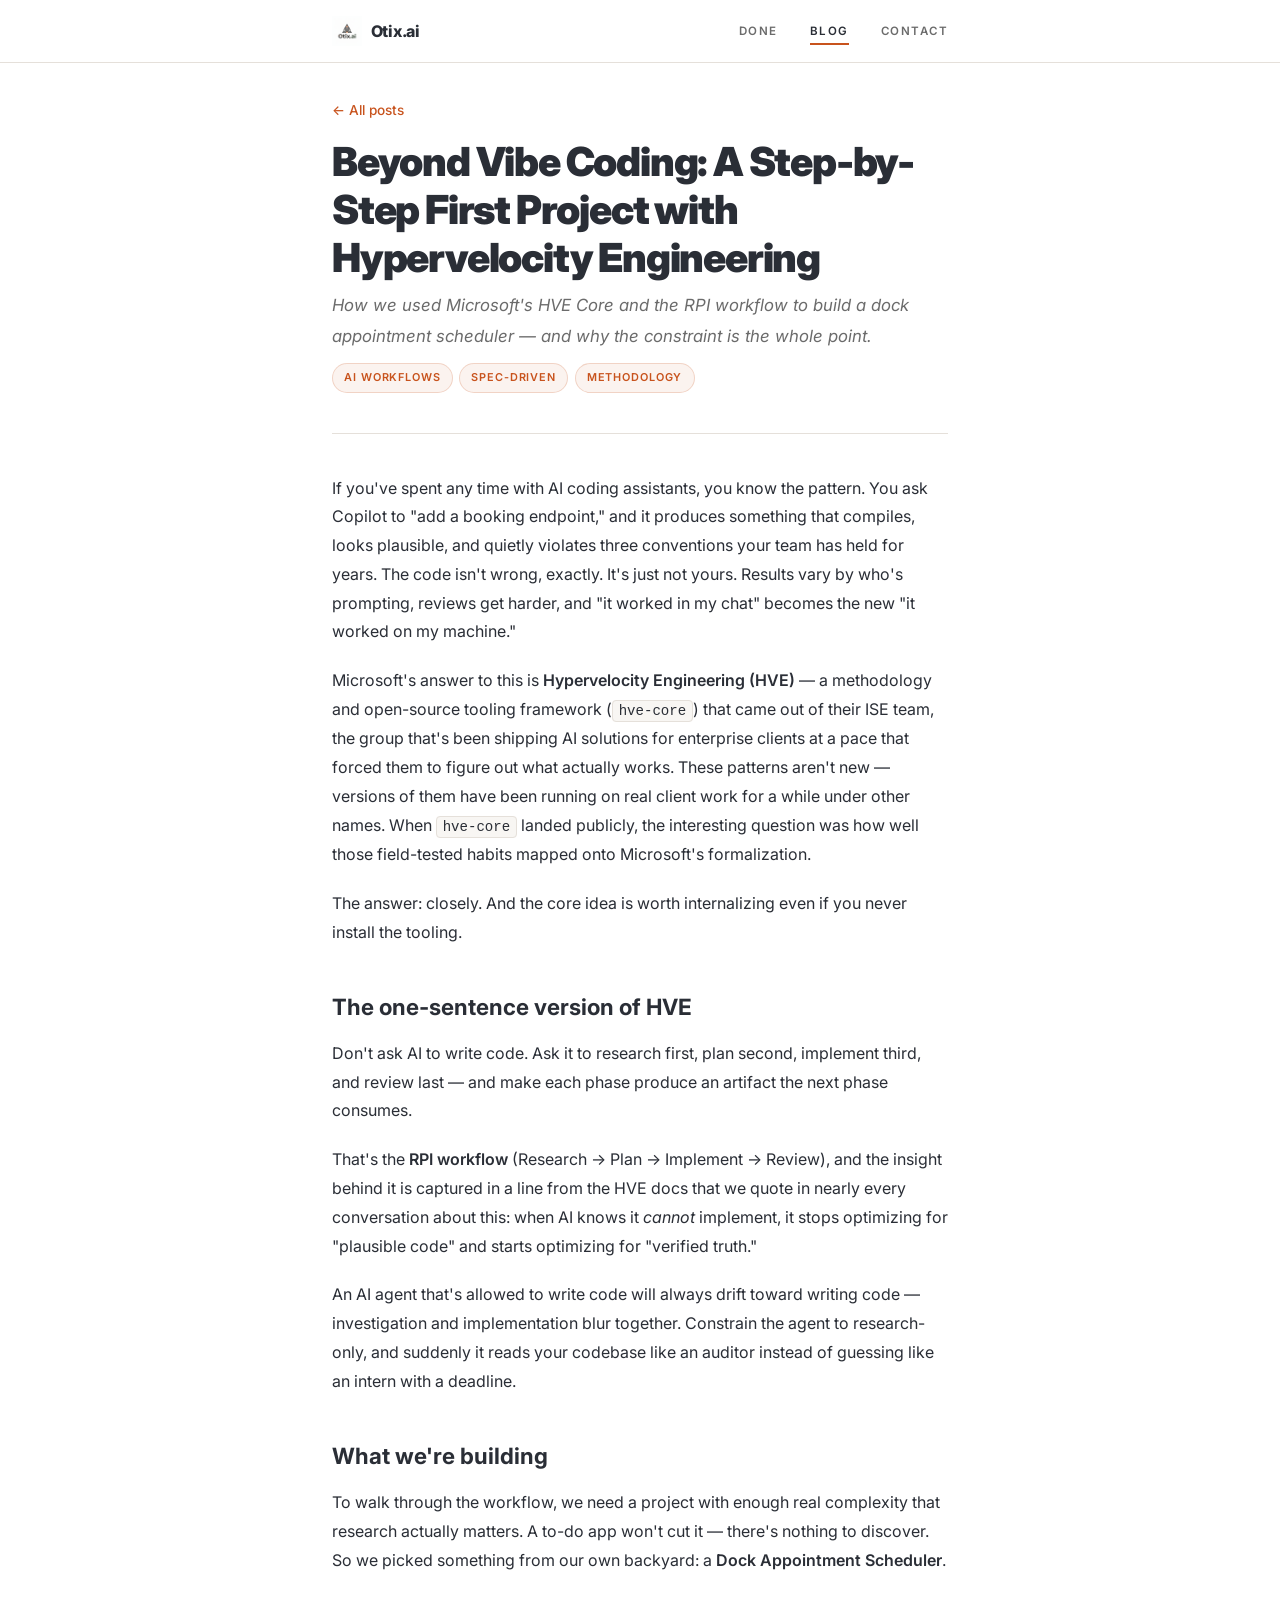
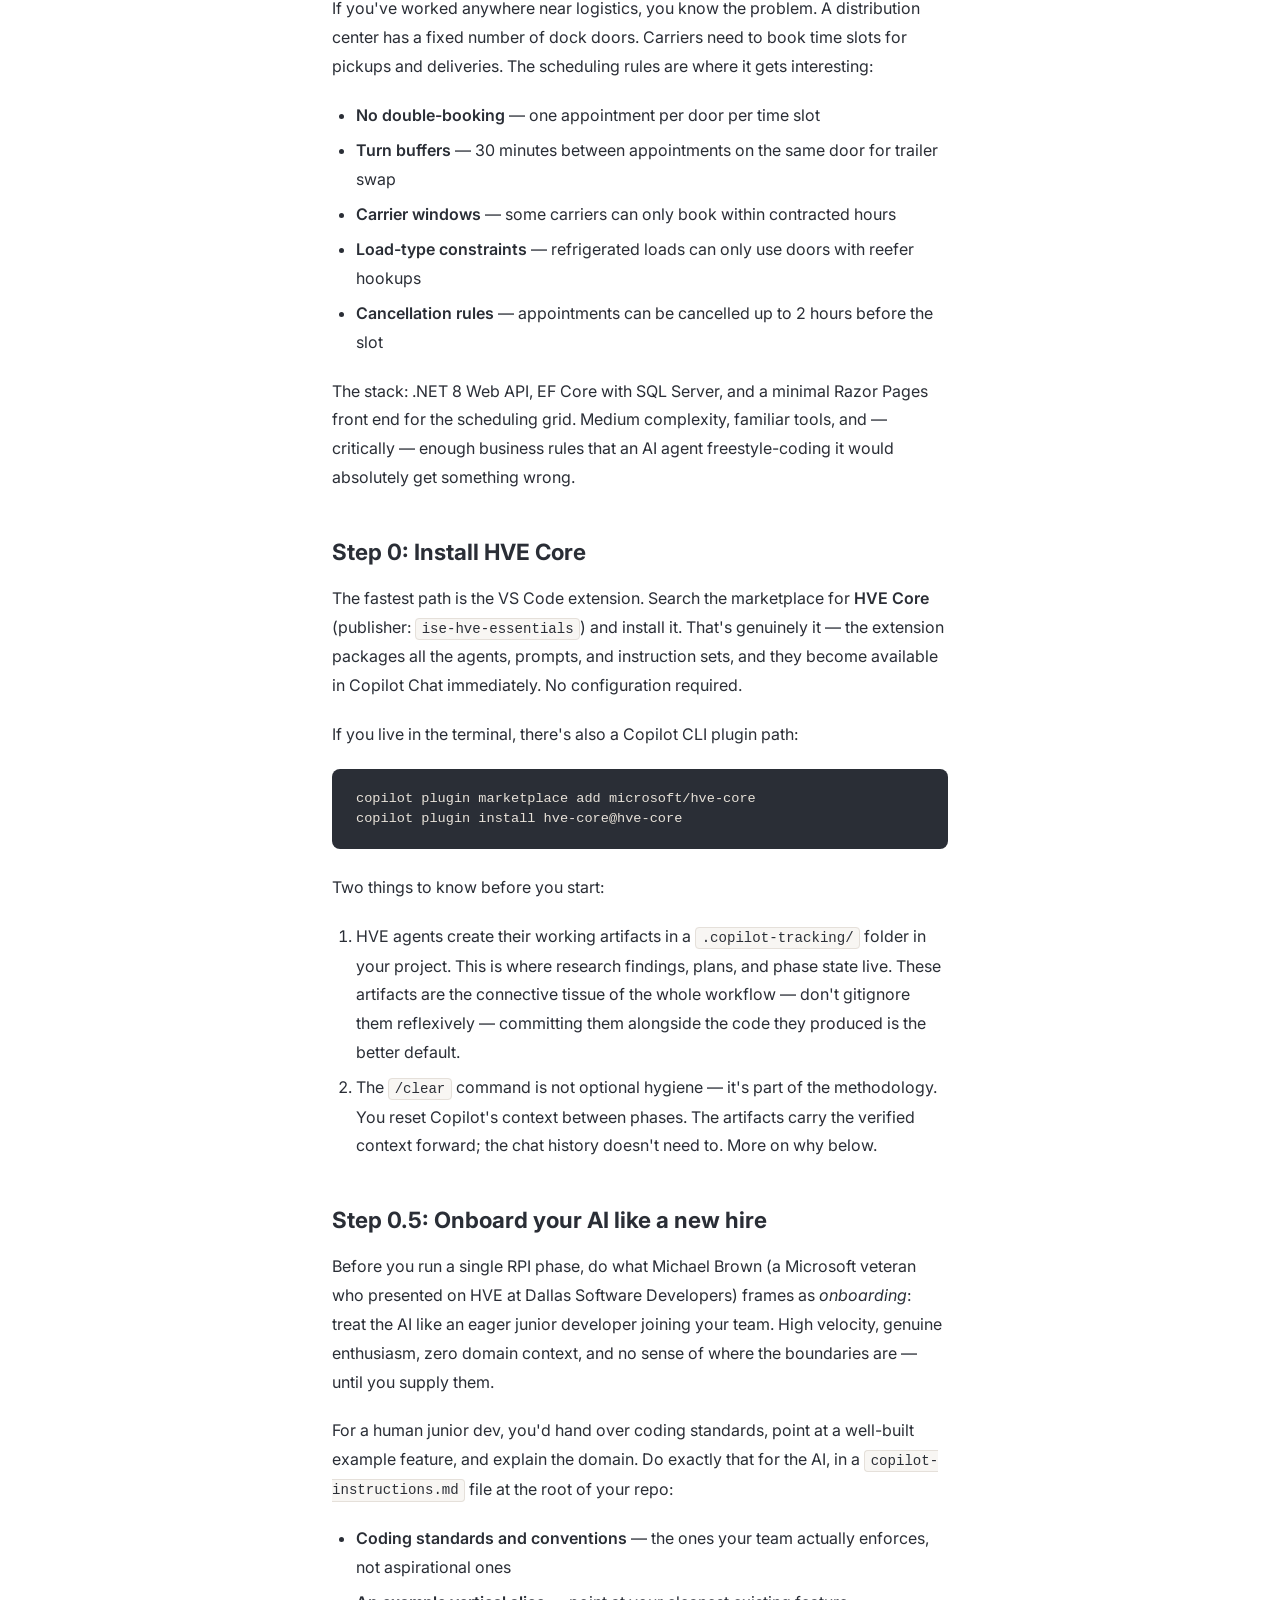
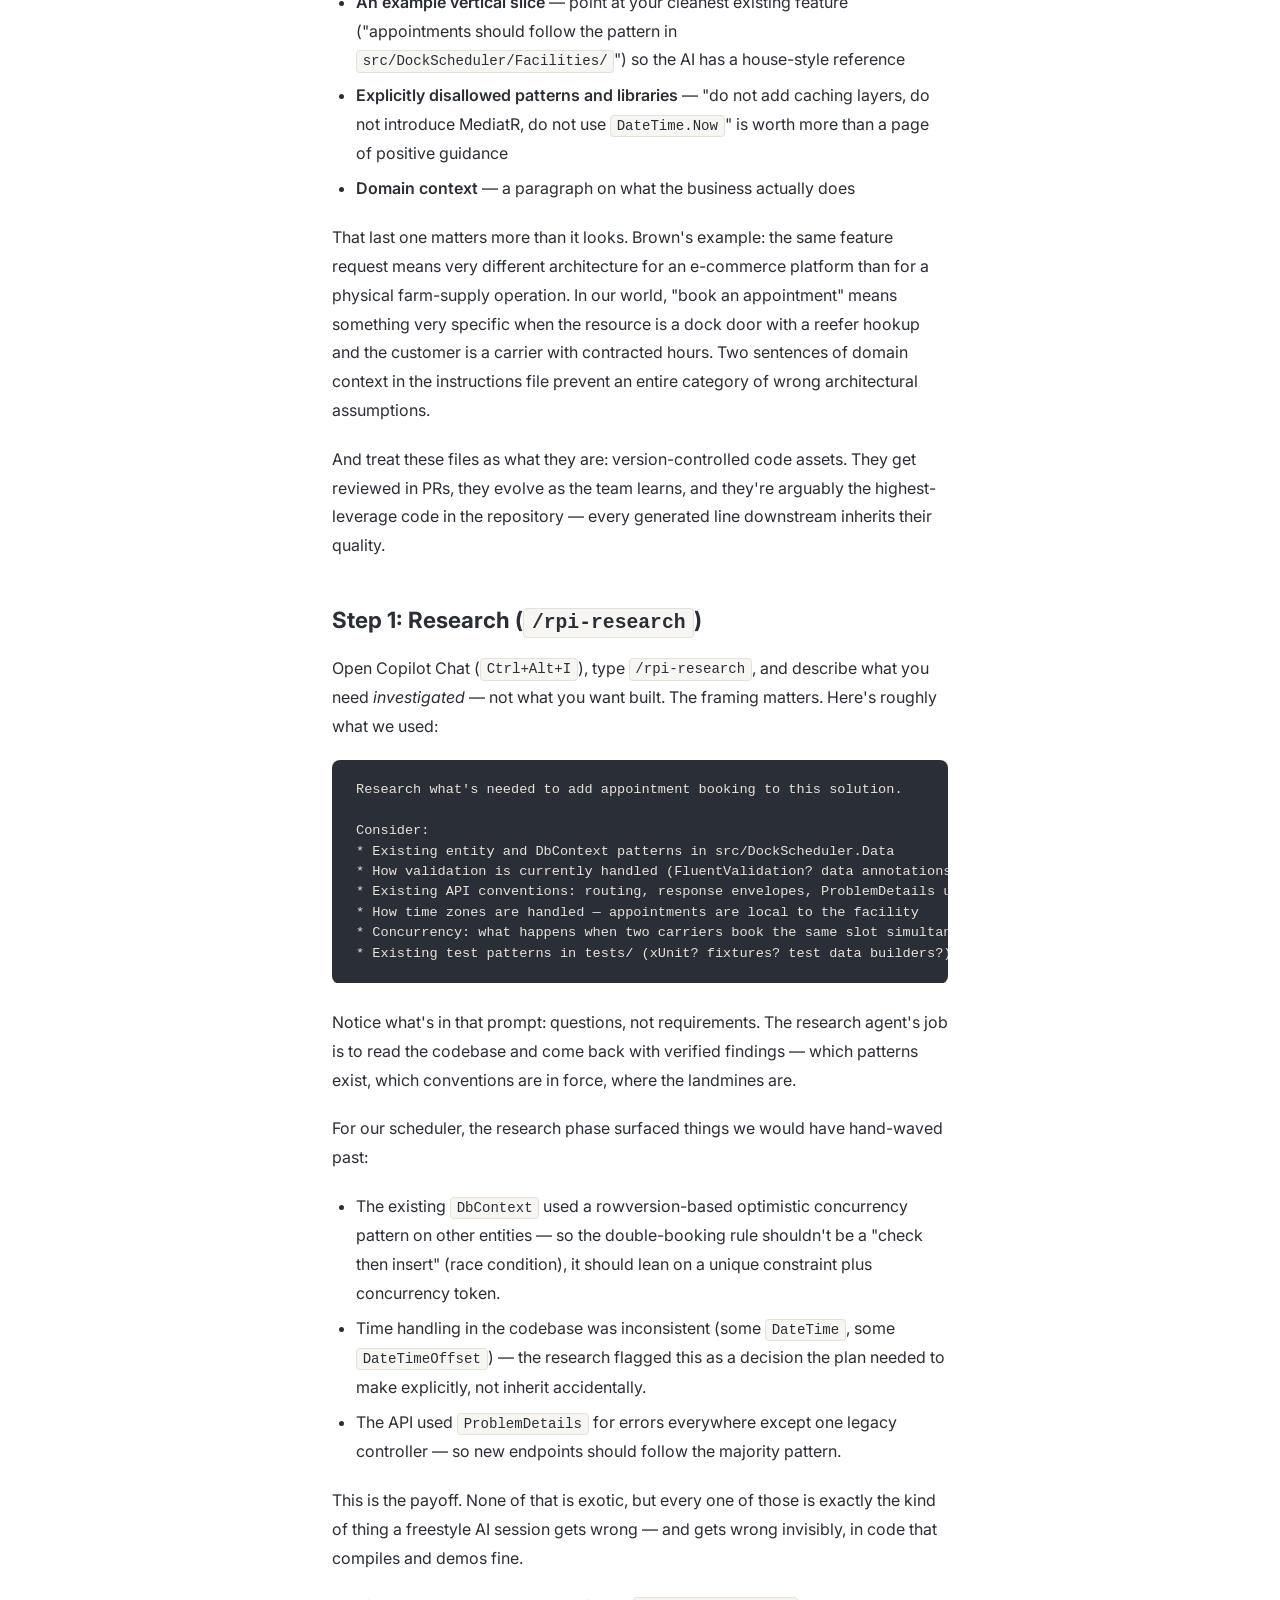
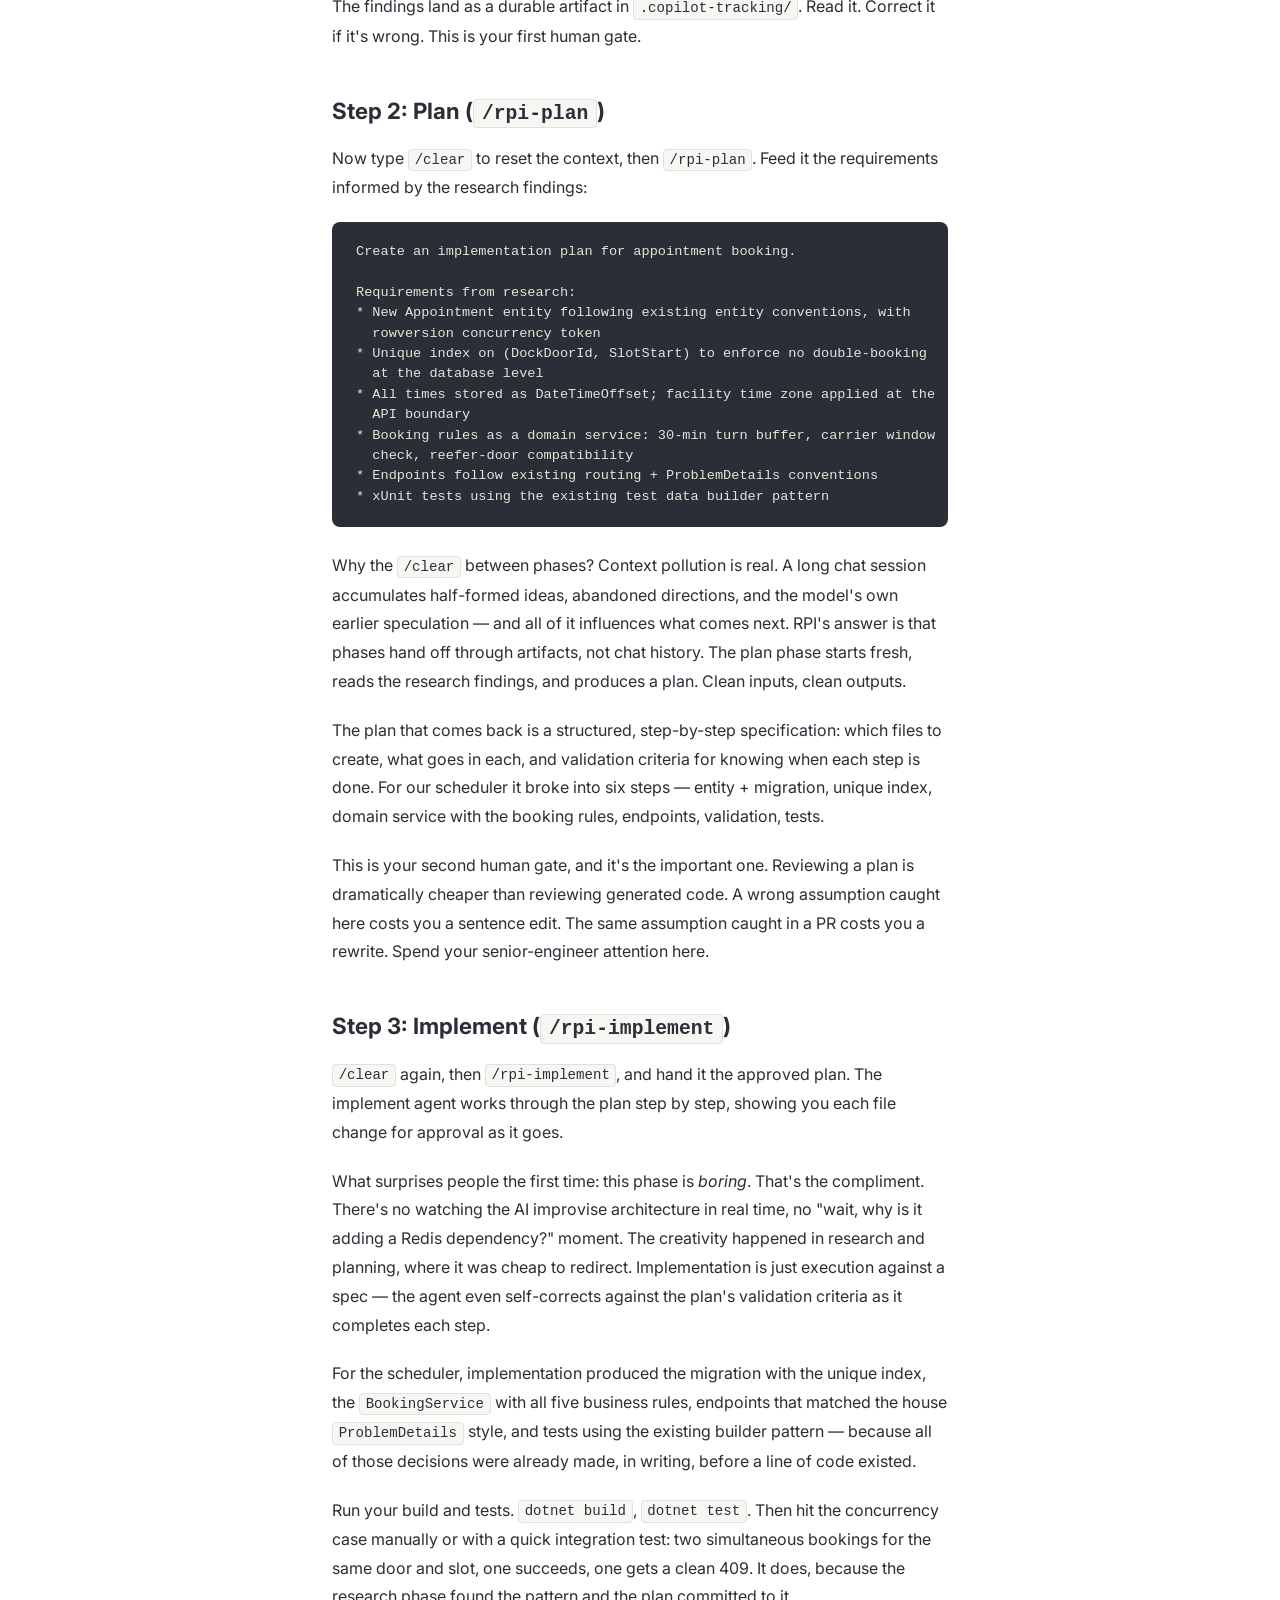
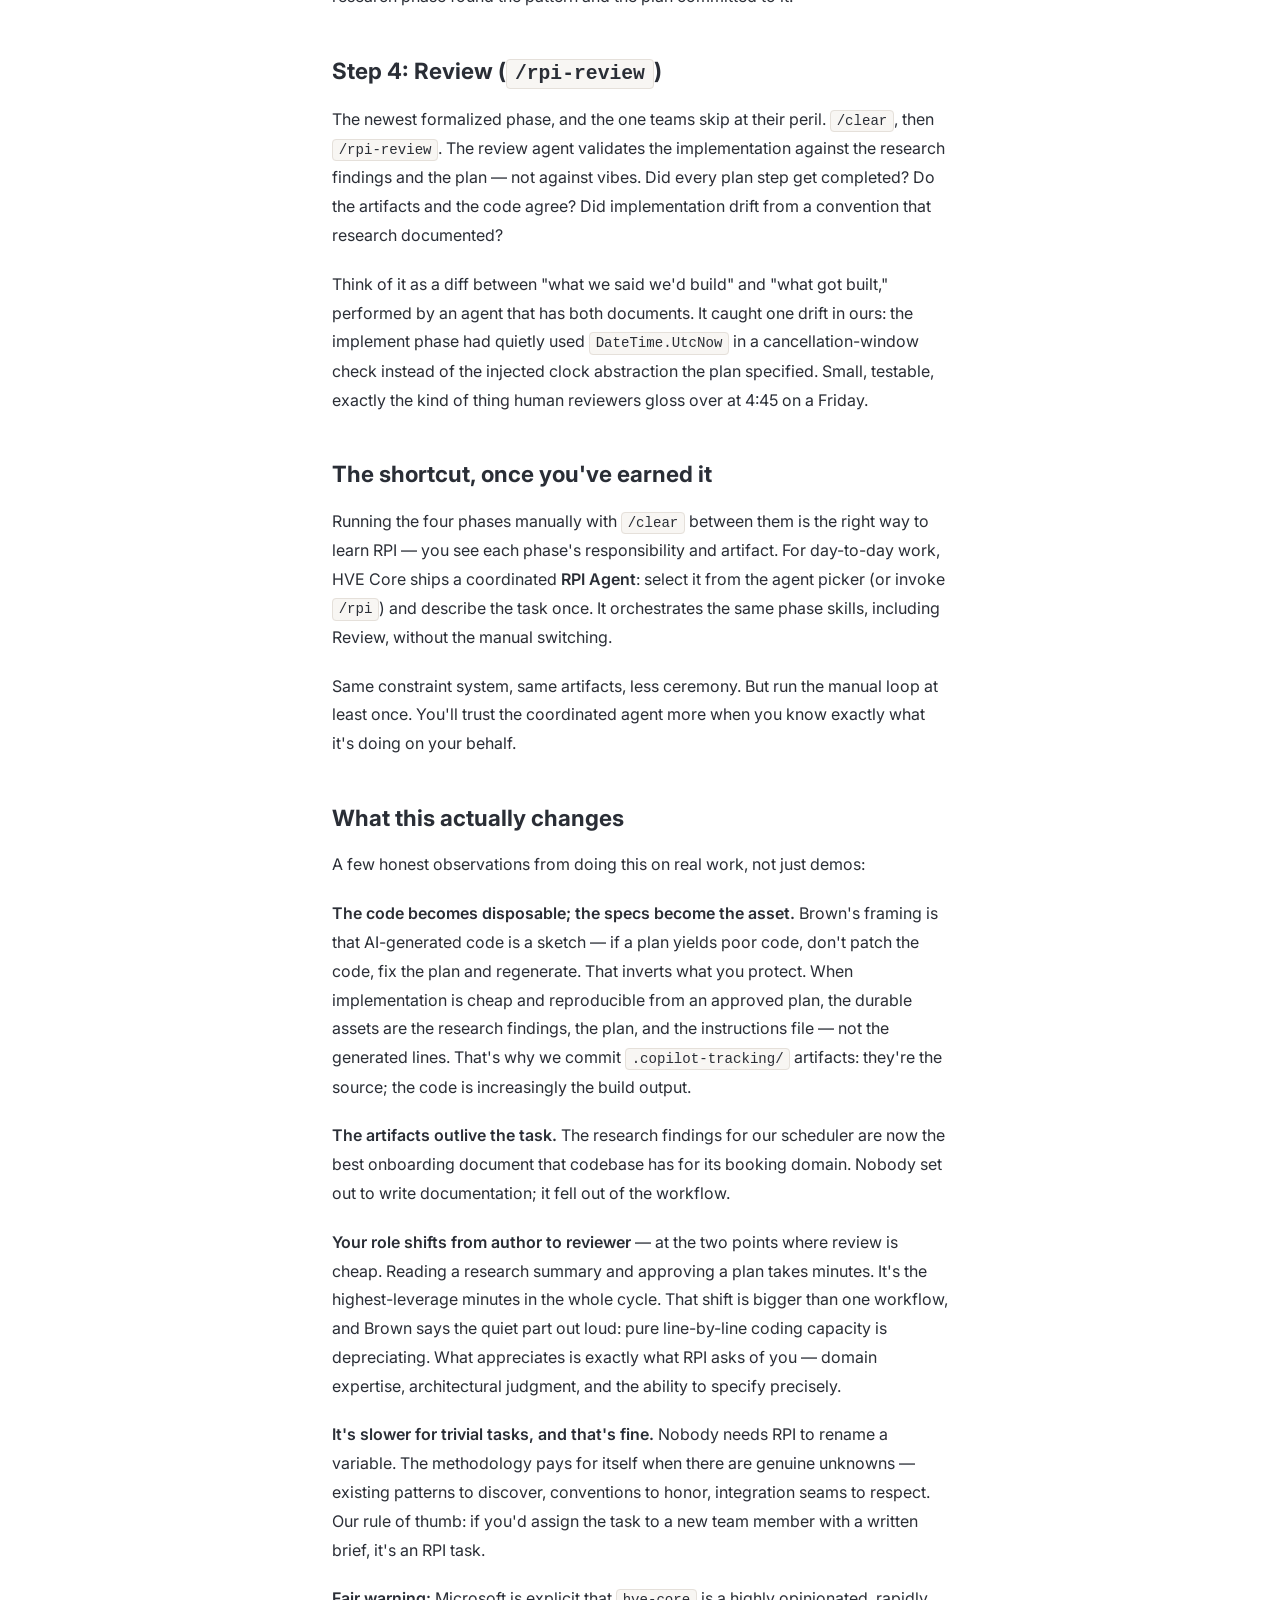
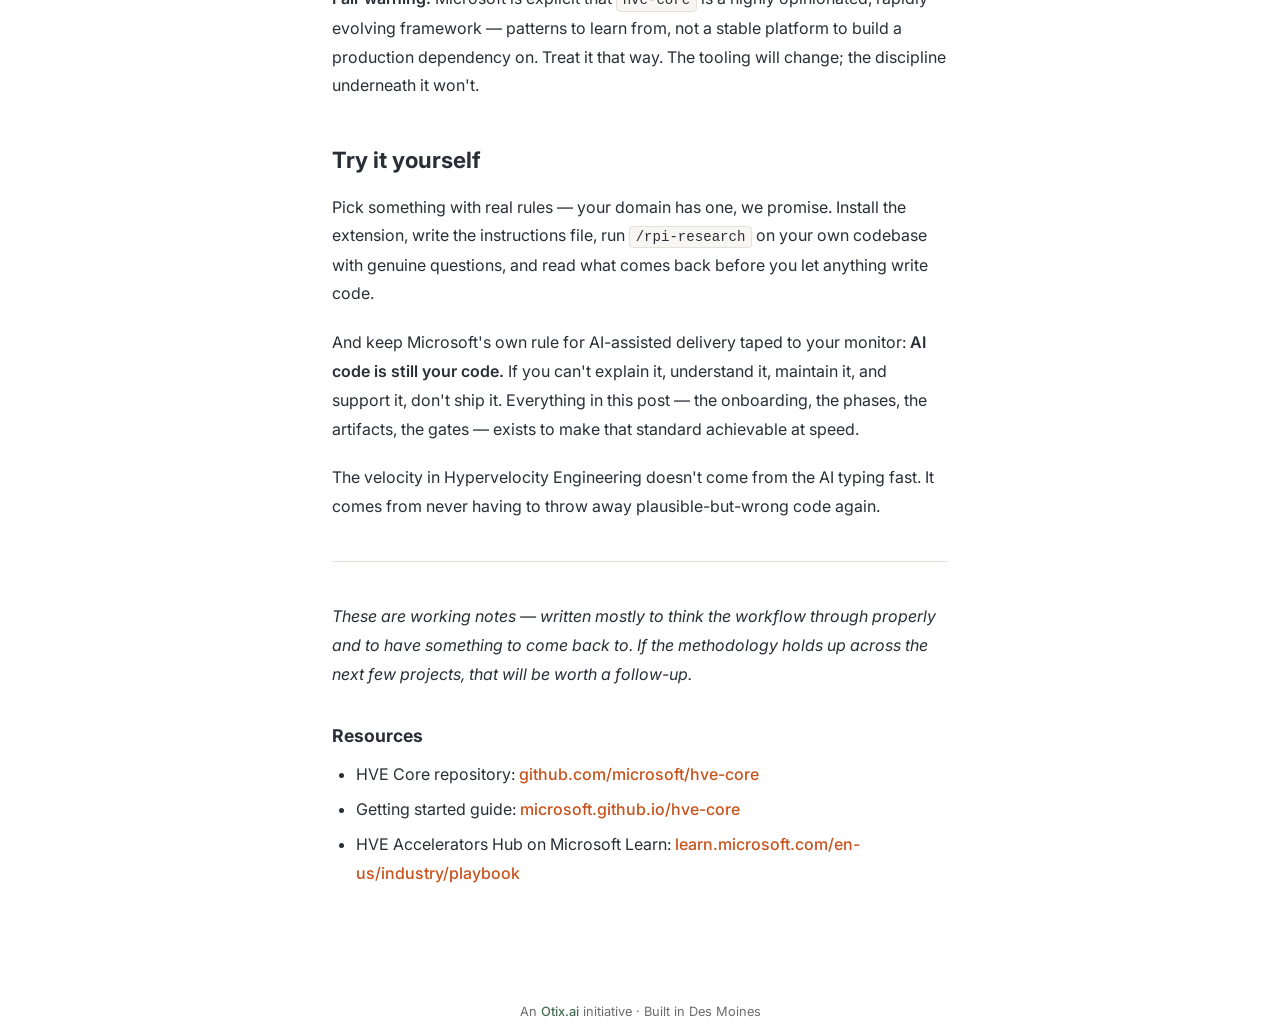
<file: blog/beyond-vibe-coding-hve.html>
<!DOCTYPE html>
<html lang="en">
<head>
  <meta charset="UTF-8">
  <meta name="viewport" content="width=device-width, initial-scale=1.0">
  <title>Beyond Vibe Coding: A Step-by-Step First Project with Hypervelocity Engineering | Otix.ai</title>
  <meta name="description" content="How we used Microsoft's HVE Core and the RPI workflow to build a dock appointment scheduler — and why the constraint is the whole point.">
  <meta name="robots" content="noindex, nofollow">
  <link rel="canonical" href="https://otix.ai/blog/beyond-vibe-coding-hve.html">

  <meta property="og:site_name" content="Otix.ai">
  <meta property="og:type" content="article">
  <meta property="og:url" content="https://otix.ai/blog/beyond-vibe-coding-hve.html">
  <meta property="og:title" content="Beyond Vibe Coding: A Step-by-Step First Project with Hypervelocity Engineering">
  <meta property="og:description" content="How we used Microsoft's HVE Core and the RPI workflow to build a dock appointment scheduler — and why the constraint is the whole point.">
  <meta property="og:image" content="https://otix.ai/assets/logo.png">
  <meta property="article:published_time" content="2026-08-19">
  <meta property="article:publisher" content="https://otix.ai/">
  <meta name="twitter:card" content="summary_large_image">
  <meta name="twitter:title" content="Beyond Vibe Coding: A Step-by-Step First Project with Hypervelocity Engineering">
  <meta name="twitter:description" content="How we used Microsoft's HVE Core and the RPI workflow to build a dock appointment scheduler — and why the constraint is the whole point.">
  <meta name="twitter:image" content="https://otix.ai/assets/logo.png">
  <link rel="preconnect" href="https://fonts.googleapis.com">
  <link rel="preconnect" href="https://fonts.gstatic.com" crossorigin>
  <link href="https://fonts.googleapis.com/css2?family=Inter:wght@400;500;600;700;900&display=swap" rel="stylesheet">
  <link rel="stylesheet" href="../styles.css">
  <link rel="stylesheet" href="../blog.css">
  <script type="application/ld+json">
  {
    "@context": "https://schema.org",
    "@graph": [
      {
        "@type": "BlogPosting",
        "@id": "https://otix.ai/blog/beyond-vibe-coding-hve.html#article",
        "headline": "Beyond Vibe Coding: A First Project with Hypervelocity Engineering",
        "name": "Beyond Vibe Coding: A Step-by-Step First Project with Hypervelocity Engineering",
        "description": "How we used Microsoft's HVE Core and the RPI workflow to build a dock appointment scheduler — and why the constraint is the whole point.",
        "url": "https://otix.ai/blog/beyond-vibe-coding-hve.html",
        "datePublished": "2026-08-19",
        "dateModified": "2026-08-19",
        "author": {
          "@type": "Organization",
          "name": "Otix.ai",
          "url": "https://otix.ai/"
        },
        "publisher": {
          "@id": "https://otix.ai/#organization"
        },
        "mainEntityOfPage": {
          "@type": "WebPage",
          "@id": "https://otix.ai/blog/beyond-vibe-coding-hve.html"
        },
        "image": "https://otix.ai/assets/logo.png",
        "isPartOf": {
          "@id": "https://otix.ai/blog/#blog"
        },
        "articleSection": "AI Workflows",
        "keywords": "Hypervelocity Engineering, HVE Core, RPI workflow, spec-driven development, GitHub Copilot, AI-assisted delivery, .NET",
        "inLanguage": "en-US"
      },
      {
        "@type": "Organization",
        "@id": "https://otix.ai/#organization",
        "name": "Otix.ai",
        "url": "https://otix.ai/",
        "email": "erik@otix.ai",
        "description": "Otix.ai works on practical AI-assisted software delivery — spec-driven workflows, coding agents, and the DONE framework.",
        "logo": {
          "@type": "ImageObject",
          "url": "https://otix.ai/assets/logo.png",
          "width": 1024,
          "height": 1024
        },
        "address": {
          "@type": "PostalAddress",
          "addressLocality": "Des Moines",
          "addressRegion": "IA",
          "addressCountry": "US"
        }
      },
      {
        "@type": "BreadcrumbList",
        "itemListElement": [
          {
            "@type": "ListItem",
            "position": 1,
            "name": "Home",
            "item": "https://otix.ai/"
          },
          {
            "@type": "ListItem",
            "position": 2,
            "name": "Blog",
            "item": "https://otix.ai/blog/"
          },
          {
            "@type": "ListItem",
            "position": 3,
            "name": "Beyond Vibe Coding: A First Project with Hypervelocity Engineering",
            "item": "https://otix.ai/blog/beyond-vibe-coding-hve.html"
          }
        ]
      }
    ]
  }
  </script>
</head>
<body>

  <header class="site-header">
    <div class="masthead">
      <a class="brand" href="../index.html">
        <img src="../assets/logo.png" alt="" class="brand-mark">
        <span class="brand-name">Otix.ai</span>
      </a>
      <nav class="site-nav">
        <a href="../index.html">DONE</a>
        <a href="index.html" aria-current="page">Blog</a>
        <a href="mailto:erik@otix.ai">Contact</a>
      </nav>
    </div>
  </header>

  <main>
    <article class="blog-post">
      <a href="index.html" class="blog-back">&larr; All posts</a>
      <h1>Beyond Vibe Coding: A Step-by-Step First Project with Hypervelocity Engineering</h1>
      <p class="subtitle">How we used Microsoft's HVE Core and the RPI workflow to build a dock appointment scheduler &mdash; and why the constraint is the whole point.</p>

      <div class="post-tags">
        <span class="tag">AI Workflows</span>
        <span class="tag">Spec-Driven</span>
        <span class="tag">Methodology</span>
      </div>

      <hr>

      <p>If you've spent any time with AI coding assistants, you know the pattern. You ask Copilot to "add a booking endpoint," and it produces something that compiles, looks plausible, and quietly violates three conventions your team has held for years. The code isn't wrong, exactly. It's just not yours. Results vary by who's prompting, reviews get harder, and "it worked in my chat" becomes the new "it worked on my machine."</p>

      <p>Microsoft's answer to this is <strong>Hypervelocity Engineering (HVE)</strong> &mdash; a methodology and open-source tooling framework (<code>hve-core</code>) that came out of their ISE team, the group that's been shipping AI solutions for enterprise clients at a pace that forced them to figure out what actually works. These patterns aren't new &mdash; versions of them have been running on real client work for a while under other names. When <code>hve-core</code> landed publicly, the interesting question was how well those field-tested habits mapped onto Microsoft's formalization.</p>

      <p>The answer: closely. And the core idea is worth internalizing even if you never install the tooling.</p>

      <h2>The one-sentence version of HVE</h2>

      <p>Don't ask AI to write code. Ask it to research first, plan second, implement third, and review last &mdash; and make each phase produce an artifact the next phase consumes.</p>

      <p>That's the <strong>RPI workflow</strong> (Research &rarr; Plan &rarr; Implement &rarr; Review), and the insight behind it is captured in a line from the HVE docs that we quote in nearly every conversation about this: when AI knows it <em>cannot</em> implement, it stops optimizing for "plausible code" and starts optimizing for "verified truth."</p>

      <p>An AI agent that's allowed to write code will always drift toward writing code &mdash; investigation and implementation blur together. Constrain the agent to research-only, and suddenly it reads your codebase like an auditor instead of guessing like an intern with a deadline.</p>

      <h2>What we're building</h2>

      <p>To walk through the workflow, we need a project with enough real complexity that research actually matters. A to-do app won't cut it &mdash; there's nothing to discover. So we picked something from our own backyard: a <strong>Dock Appointment Scheduler</strong>.</p>

      <p>If you've worked anywhere near logistics, you know the problem. A distribution center has a fixed number of dock doors. Carriers need to book time slots for pickups and deliveries. The scheduling rules are where it gets interesting:</p>

      <ul>
        <li><strong>No double-booking</strong> &mdash; one appointment per door per time slot</li>
        <li><strong>Turn buffers</strong> &mdash; 30 minutes between appointments on the same door for trailer swap</li>
        <li><strong>Carrier windows</strong> &mdash; some carriers can only book within contracted hours</li>
        <li><strong>Load-type constraints</strong> &mdash; refrigerated loads can only use doors with reefer hookups</li>
        <li><strong>Cancellation rules</strong> &mdash; appointments can be cancelled up to 2 hours before the slot</li>
      </ul>

      <p>The stack: .NET 8 Web API, EF Core with SQL Server, and a minimal Razor Pages front end for the scheduling grid. Medium complexity, familiar tools, and &mdash; critically &mdash; enough business rules that an AI agent freestyle-coding it would absolutely get something wrong.</p>

      <h2>Step 0: Install HVE Core</h2>

      <p>The fastest path is the VS Code extension. Search the marketplace for <strong>HVE Core</strong> (publisher: <code>ise-hve-essentials</code>) and install it. That's genuinely it &mdash; the extension packages all the agents, prompts, and instruction sets, and they become available in Copilot Chat immediately. No configuration required.</p>

      <p>If you live in the terminal, there's also a Copilot CLI plugin path:</p>

      <pre><code>copilot plugin marketplace add microsoft/hve-core
copilot plugin install hve-core@hve-core</code></pre>

      <p>Two things to know before you start:</p>

      <ol>
        <li>HVE agents create their working artifacts in a <code>.copilot-tracking/</code> folder in your project. This is where research findings, plans, and phase state live. These artifacts are the connective tissue of the whole workflow &mdash; don't gitignore them reflexively &mdash; committing them alongside the code they produced is the better default.</li>
        <li>The <code>/clear</code> command is not optional hygiene &mdash; it's part of the methodology. You reset Copilot's context between phases. The artifacts carry the verified context forward; the chat history doesn't need to. More on why below.</li>
      </ol>

      <h2>Step 0.5: Onboard your AI like a new hire</h2>

      <p>Before you run a single RPI phase, do what Michael Brown (a Microsoft veteran who presented on HVE at Dallas Software Developers) frames as <em>onboarding</em>: treat the AI like an eager junior developer joining your team. High velocity, genuine enthusiasm, zero domain context, and no sense of where the boundaries are &mdash; until you supply them.</p>

      <p>For a human junior dev, you'd hand over coding standards, point at a well-built example feature, and explain the domain. Do exactly that for the AI, in a <code>copilot-instructions.md</code> file at the root of your repo:</p>

      <ul>
        <li><strong>Coding standards and conventions</strong> &mdash; the ones your team actually enforces, not aspirational ones</li>
        <li><strong>An example vertical slice</strong> &mdash; point at your cleanest existing feature ("appointments should follow the pattern in <code>src/DockScheduler/Facilities/</code>") so the AI has a house-style reference</li>
        <li><strong>Explicitly disallowed patterns and libraries</strong> &mdash; "do not add caching layers, do not introduce MediatR, do not use <code>DateTime.Now</code>" is worth more than a page of positive guidance</li>
        <li><strong>Domain context</strong> &mdash; a paragraph on what the business actually does</li>
      </ul>

      <p>That last one matters more than it looks. Brown's example: the same feature request means very different architecture for an e-commerce platform than for a physical farm-supply operation. In our world, "book an appointment" means something very specific when the resource is a dock door with a reefer hookup and the customer is a carrier with contracted hours. Two sentences of domain context in the instructions file prevent an entire category of wrong architectural assumptions.</p>

      <p>And treat these files as what they are: version-controlled code assets. They get reviewed in PRs, they evolve as the team learns, and they're arguably the highest-leverage code in the repository &mdash; every generated line downstream inherits their quality.</p>

      <h2>Step 1: Research (<code>/rpi-research</code>)</h2>

      <p>Open Copilot Chat (<code>Ctrl+Alt+I</code>), type <code>/rpi-research</code>, and describe what you need <em>investigated</em> &mdash; not what you want built. The framing matters. Here's roughly what we used:</p>

      <pre><code>Research what's needed to add appointment booking to this solution.

Consider:
* Existing entity and DbContext patterns in src/DockScheduler.Data
* How validation is currently handled (FluentValidation? data annotations?)
* Existing API conventions: routing, response envelopes, ProblemDetails usage
* How time zones are handled — appointments are local to the facility
* Concurrency: what happens when two carriers book the same slot simultaneously?
* Existing test patterns in tests/ (xUnit? fixtures? test data builders?)</code></pre>

      <p>Notice what's in that prompt: questions, not requirements. The research agent's job is to read the codebase and come back with verified findings &mdash; which patterns exist, which conventions are in force, where the landmines are.</p>

      <p>For our scheduler, the research phase surfaced things we would have hand-waved past:</p>

      <ul>
        <li>The existing <code>DbContext</code> used a rowversion-based optimistic concurrency pattern on other entities &mdash; so the double-booking rule shouldn't be a "check then insert" (race condition), it should lean on a unique constraint plus concurrency token.</li>
        <li>Time handling in the codebase was inconsistent (some <code>DateTime</code>, some <code>DateTimeOffset</code>) &mdash; the research flagged this as a decision the plan needed to make explicitly, not inherit accidentally.</li>
        <li>The API used <code>ProblemDetails</code> for errors everywhere except one legacy controller &mdash; so new endpoints should follow the majority pattern.</li>
      </ul>

      <p>This is the payoff. None of that is exotic, but every one of those is exactly the kind of thing a freestyle AI session gets wrong &mdash; and gets wrong invisibly, in code that compiles and demos fine.</p>

      <p>The findings land as a durable artifact in <code>.copilot-tracking/</code>. Read it. Correct it if it's wrong. This is your first human gate.</p>

      <h2>Step 2: Plan (<code>/rpi-plan</code>)</h2>

      <p>Now type <code>/clear</code> to reset the context, then <code>/rpi-plan</code>. Feed it the requirements informed by the research findings:</p>

      <pre><code>Create an implementation plan for appointment booking.

Requirements from research:
* New Appointment entity following existing entity conventions, with
  rowversion concurrency token
* Unique index on (DockDoorId, SlotStart) to enforce no double-booking
  at the database level
* All times stored as DateTimeOffset; facility time zone applied at the
  API boundary
* Booking rules as a domain service: 30-min turn buffer, carrier window
  check, reefer-door compatibility
* Endpoints follow existing routing + ProblemDetails conventions
* xUnit tests using the existing test data builder pattern</code></pre>

      <p>Why the <code>/clear</code> between phases? Context pollution is real. A long chat session accumulates half-formed ideas, abandoned directions, and the model's own earlier speculation &mdash; and all of it influences what comes next. RPI's answer is that phases hand off through artifacts, not chat history. The plan phase starts fresh, reads the research findings, and produces a plan. Clean inputs, clean outputs.</p>

      <p>The plan that comes back is a structured, step-by-step specification: which files to create, what goes in each, and validation criteria for knowing when each step is done. For our scheduler it broke into six steps &mdash; entity + migration, unique index, domain service with the booking rules, endpoints, validation, tests.</p>

      <p>This is your second human gate, and it's the important one. Reviewing a plan is dramatically cheaper than reviewing generated code. A wrong assumption caught here costs you a sentence edit. The same assumption caught in a PR costs you a rewrite. Spend your senior-engineer attention here.</p>

      <h2>Step 3: Implement (<code>/rpi-implement</code>)</h2>

      <p><code>/clear</code> again, then <code>/rpi-implement</code>, and hand it the approved plan. The implement agent works through the plan step by step, showing you each file change for approval as it goes.</p>

      <p>What surprises people the first time: this phase is <em>boring</em>. That's the compliment. There's no watching the AI improvise architecture in real time, no "wait, why is it adding a Redis dependency?" moment. The creativity happened in research and planning, where it was cheap to redirect. Implementation is just execution against a spec &mdash; the agent even self-corrects against the plan's validation criteria as it completes each step.</p>

      <p>For the scheduler, implementation produced the migration with the unique index, the <code>BookingService</code> with all five business rules, endpoints that matched the house <code>ProblemDetails</code> style, and tests using the existing builder pattern &mdash; because all of those decisions were already made, in writing, before a line of code existed.</p>

      <p>Run your build and tests. <code>dotnet build</code>, <code>dotnet test</code>. Then hit the concurrency case manually or with a quick integration test: two simultaneous bookings for the same door and slot, one succeeds, one gets a clean 409. It does, because the research phase found the pattern and the plan committed to it.</p>

      <h2>Step 4: Review (<code>/rpi-review</code>)</h2>

      <p>The newest formalized phase, and the one teams skip at their peril. <code>/clear</code>, then <code>/rpi-review</code>. The review agent validates the implementation against the research findings and the plan &mdash; not against vibes. Did every plan step get completed? Do the artifacts and the code agree? Did implementation drift from a convention that research documented?</p>

      <p>Think of it as a diff between "what we said we'd build" and "what got built," performed by an agent that has both documents. It caught one drift in ours: the implement phase had quietly used <code>DateTime.UtcNow</code> in a cancellation-window check instead of the injected clock abstraction the plan specified. Small, testable, exactly the kind of thing human reviewers gloss over at 4:45 on a Friday.</p>

      <h2>The shortcut, once you've earned it</h2>

      <p>Running the four phases manually with <code>/clear</code> between them is the right way to learn RPI &mdash; you see each phase's responsibility and artifact. For day-to-day work, HVE Core ships a coordinated <strong>RPI Agent</strong>: select it from the agent picker (or invoke <code>/rpi</code>) and describe the task once. It orchestrates the same phase skills, including Review, without the manual switching.</p>

      <p>Same constraint system, same artifacts, less ceremony. But run the manual loop at least once. You'll trust the coordinated agent more when you know exactly what it's doing on your behalf.</p>

      <h2>What this actually changes</h2>

      <p>A few honest observations from doing this on real work, not just demos:</p>

      <p><strong>The code becomes disposable; the specs become the asset.</strong> Brown's framing is that AI-generated code is a sketch &mdash; if a plan yields poor code, don't patch the code, fix the plan and regenerate. That inverts what you protect. When implementation is cheap and reproducible from an approved plan, the durable assets are the research findings, the plan, and the instructions file &mdash; not the generated lines. That's why we commit <code>.copilot-tracking/</code> artifacts: they're the source; the code is increasingly the build output.</p>

      <p><strong>The artifacts outlive the task.</strong> The research findings for our scheduler are now the best onboarding document that codebase has for its booking domain. Nobody set out to write documentation; it fell out of the workflow.</p>

      <p><strong>Your role shifts from author to reviewer</strong> &mdash; at the two points where review is cheap. Reading a research summary and approving a plan takes minutes. It's the highest-leverage minutes in the whole cycle. That shift is bigger than one workflow, and Brown says the quiet part out loud: pure line-by-line coding capacity is depreciating. What appreciates is exactly what RPI asks of you &mdash; domain expertise, architectural judgment, and the ability to specify precisely.</p>

      <p><strong>It's slower for trivial tasks, and that's fine.</strong> Nobody needs RPI to rename a variable. The methodology pays for itself when there are genuine unknowns &mdash; existing patterns to discover, conventions to honor, integration seams to respect. Our rule of thumb: if you'd assign the task to a new team member with a written brief, it's an RPI task.</p>

      <p><strong>Fair warning:</strong> Microsoft is explicit that <code>hve-core</code> is a highly opinionated, rapidly evolving framework &mdash; patterns to learn from, not a stable platform to build a production dependency on. Treat it that way. The tooling will change; the discipline underneath it won't.</p>

      <h2>Try it yourself</h2>

      <p>Pick something with real rules &mdash; your domain has one, we promise. Install the extension, write the instructions file, run <code>/rpi-research</code> on your own codebase with genuine questions, and read what comes back before you let anything write code.</p>

      <p>And keep Microsoft's own rule for AI-assisted delivery taped to your monitor: <strong>AI code is still your code.</strong> If you can't explain it, understand it, maintain it, and support it, don't ship it. Everything in this post &mdash; the onboarding, the phases, the artifacts, the gates &mdash; exists to make that standard achievable at speed.</p>

      <p>The velocity in Hypervelocity Engineering doesn't come from the AI typing fast. It comes from never having to throw away plausible-but-wrong code again.</p>

      <hr>

      <p><em>These are working notes &mdash; written mostly to think the workflow through properly and to have something to come back to. If the methodology holds up across the next few projects, that will be worth a follow-up.</em></p>

      <h3>Resources</h3>

      <ul>
        <li>HVE Core repository: <a href="https://github.com/microsoft/hve-core">github.com/microsoft/hve-core</a></li>
        <li>Getting started guide: <a href="https://microsoft.github.io/hve-core">microsoft.github.io/hve-core</a></li>
        <li>HVE Accelerators Hub on Microsoft Learn: <a href="https://learn.microsoft.com/en-us/industry/playbook">learn.microsoft.com/en-us/industry/playbook</a></li>
      </ul>
    </article>
  </main>

  <footer>
    <p>An <a href="https://otix.ai">Otix.ai</a> initiative &middot; Built in Des Moines</p>
  </footer>

</body>
</html>
</file>
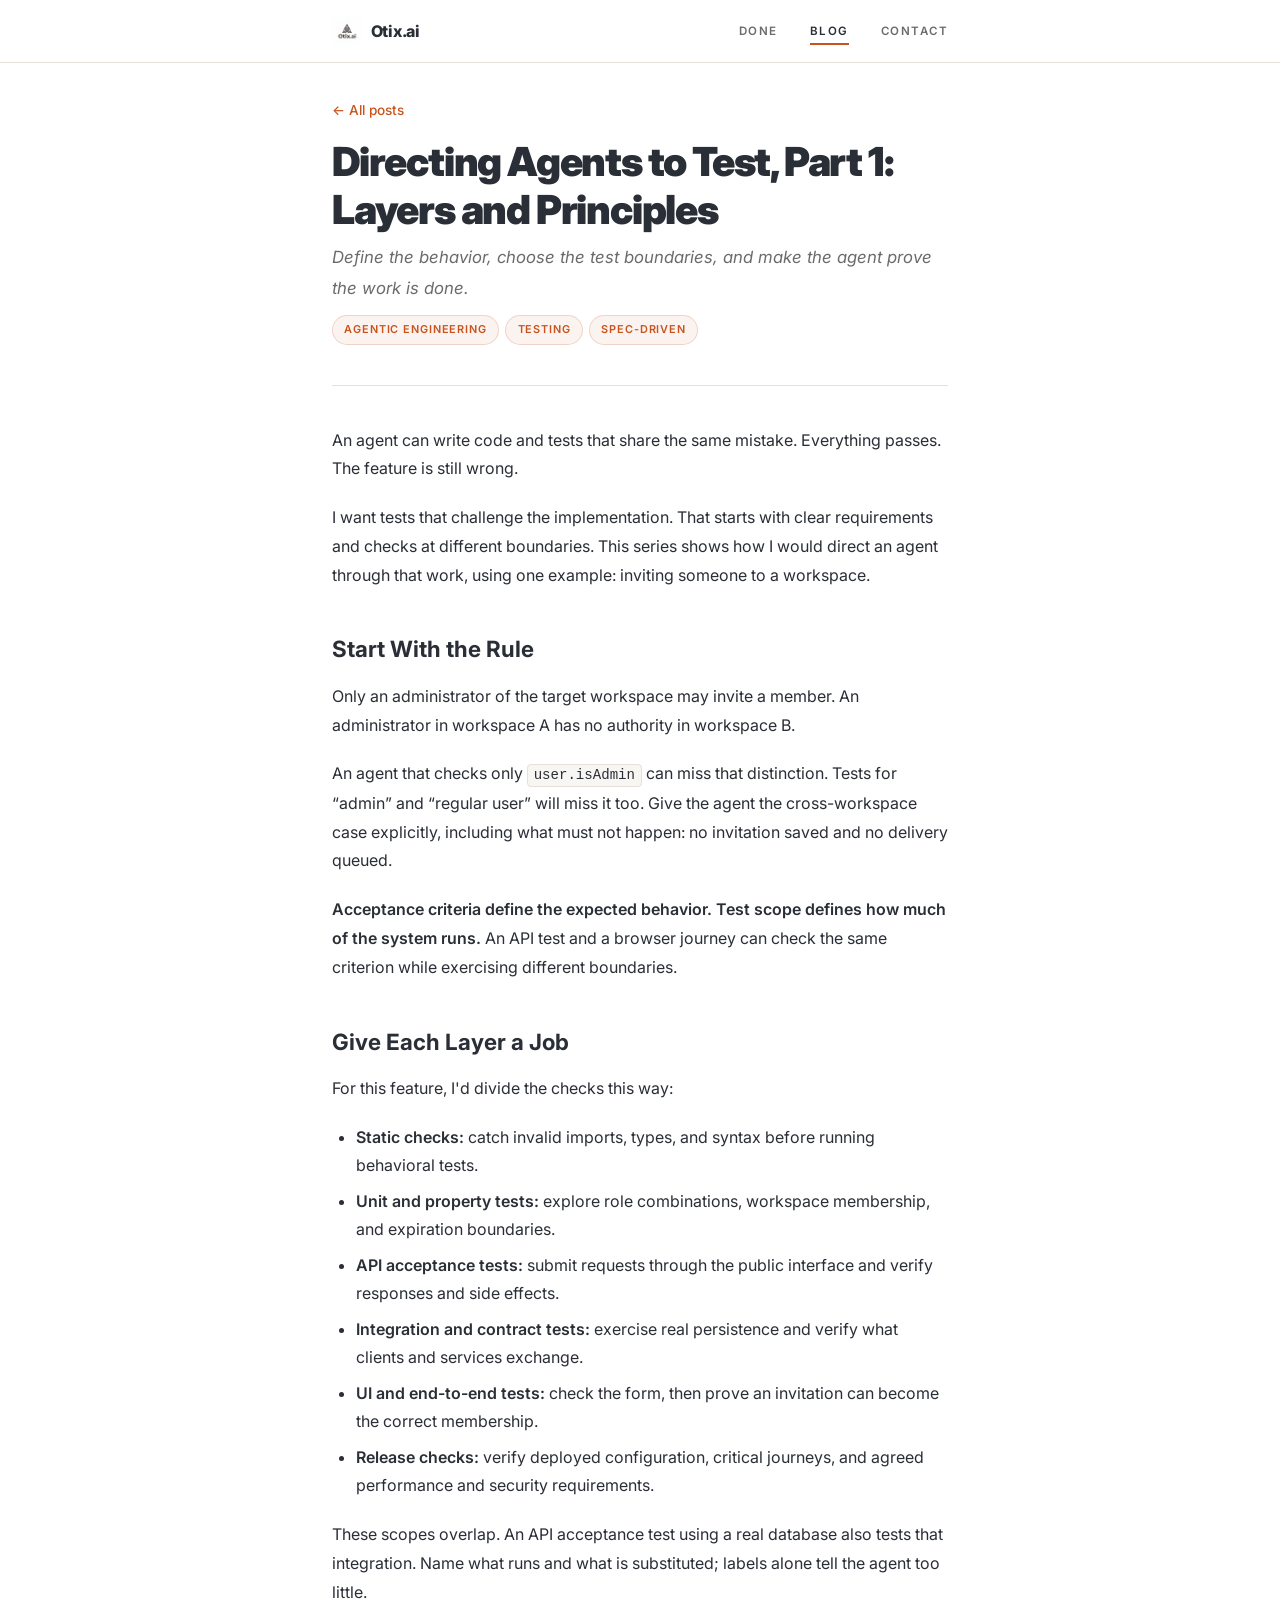
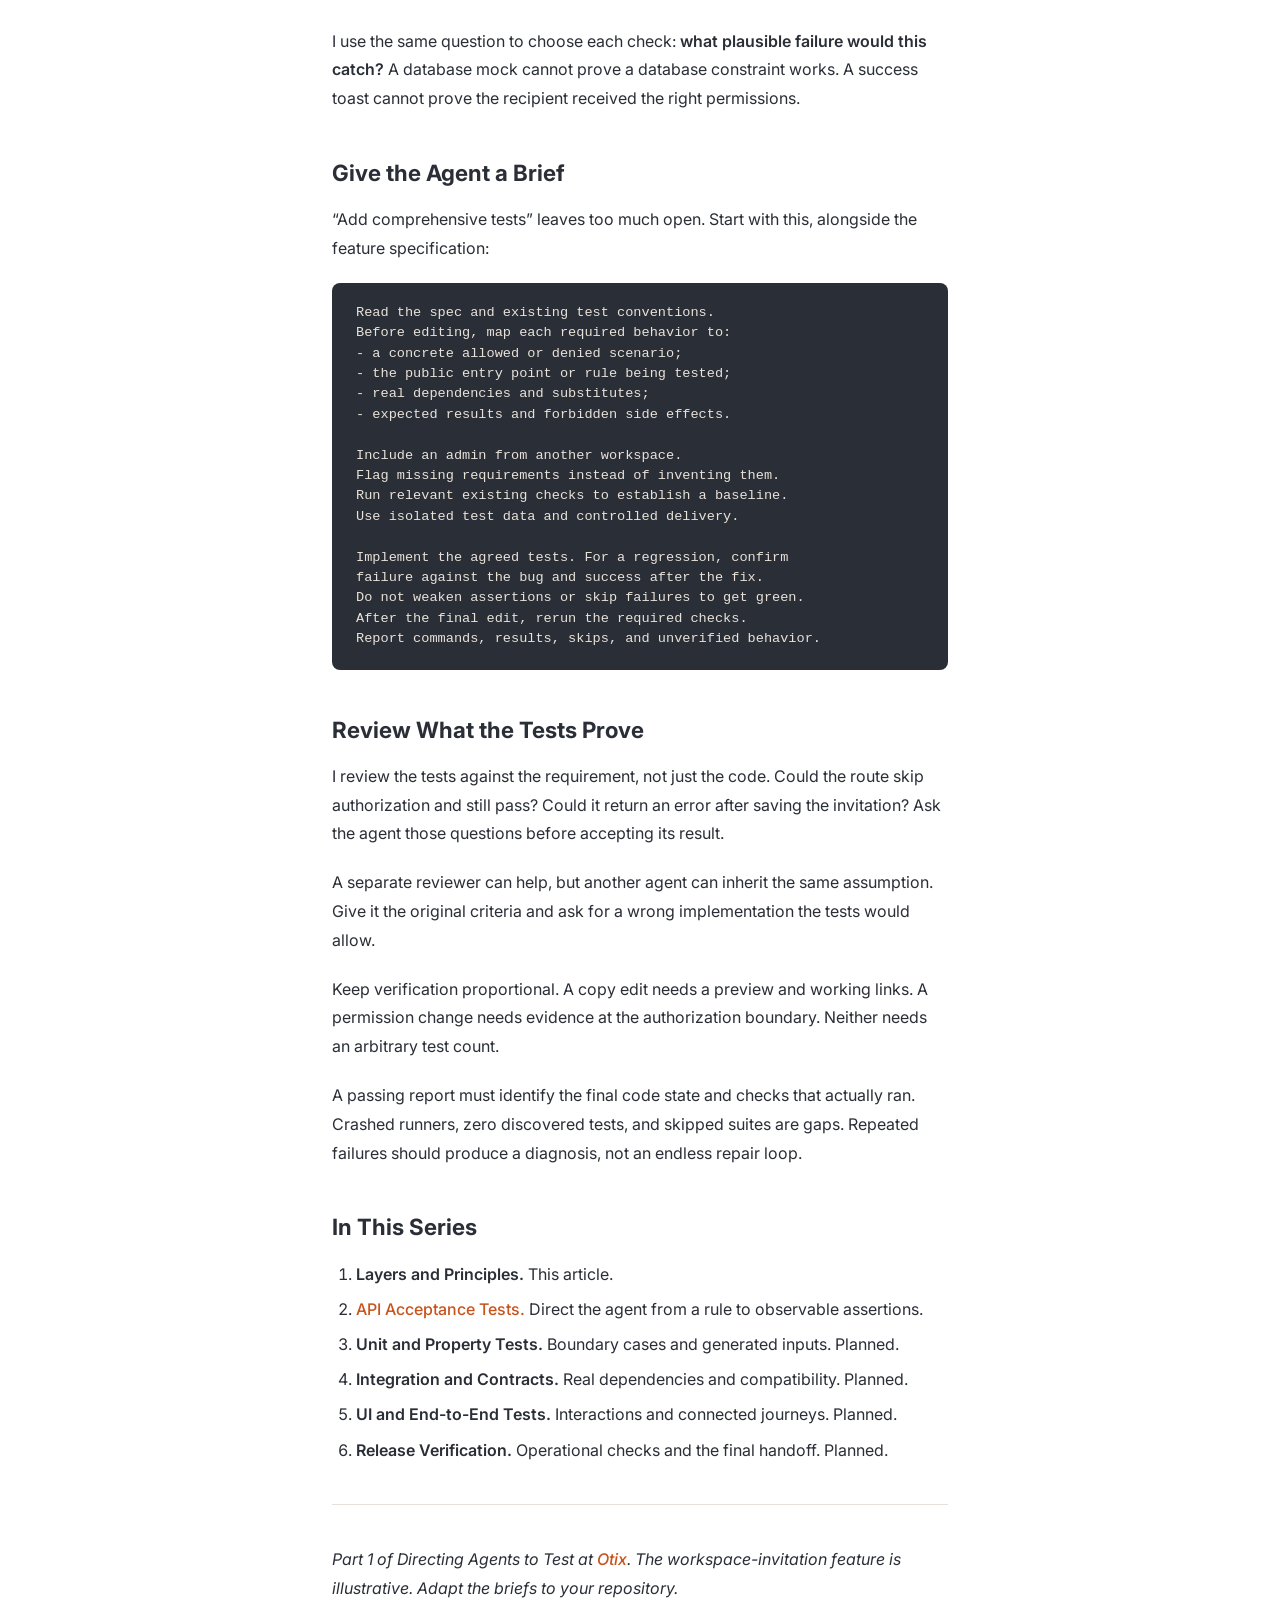
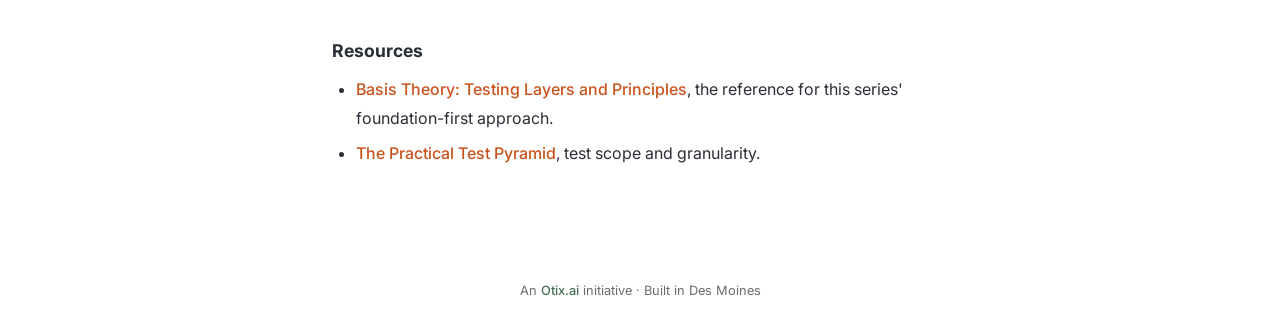
<file: blog/layered-testing-agentic-engineering.html>
<!DOCTYPE html>
<html lang="en">
<head>
  <meta charset="UTF-8">
  <meta name="viewport" content="width=device-width, initial-scale=1.0">
  <title>Directing Agents to Test, Part 1: Layers and Principles | Otix.ai</title>
  <meta name="description" content="Define the behavior, choose the test boundaries, and make the agent prove the work is done.">
  <link rel="canonical" href="https://otix.ai/blog/layered-testing-agentic-engineering.html">

  <meta property="og:site_name" content="Otix.ai">
  <meta property="og:type" content="article">
  <meta property="og:url" content="https://otix.ai/blog/layered-testing-agentic-engineering.html">
  <meta property="og:title" content="Directing Agents to Test, Part 1: Layers and Principles">
  <meta property="og:description" content="Define the behavior, choose the test boundaries, and make the agent prove the work is done.">
  <meta property="og:image" content="https://otix.ai/assets/logo.png">
  <meta property="article:published_time" content="2026-10-15">
  <meta property="article:publisher" content="https://otix.ai/">
  <meta name="twitter:card" content="summary_large_image">
  <meta name="twitter:title" content="Directing Agents to Test, Part 1: Layers and Principles">
  <meta name="twitter:description" content="Define the behavior, choose the test boundaries, and make the agent prove the work is done.">
  <meta name="twitter:image" content="https://otix.ai/assets/logo.png">
  <link rel="preconnect" href="https://fonts.googleapis.com">
  <link rel="preconnect" href="https://fonts.gstatic.com" crossorigin>
  <link href="https://fonts.googleapis.com/css2?family=Inter:wght@400;500;600;700;900&display=swap" rel="stylesheet">
  <link rel="stylesheet" href="../styles.css">
  <link rel="stylesheet" href="../blog.css">
  <script type="application/ld+json">
  {
    "@context": "https://schema.org",
    "@graph": [
      {
        "@type": "BlogPosting",
        "@id": "https://otix.ai/blog/layered-testing-agentic-engineering.html#article",
        "headline": "Directing Agents to Test, Part 1: Layers and Principles",
        "name": "Directing Agents to Test, Part 1: Layers and Principles",
        "description": "Define the behavior, choose the test boundaries, and make the agent prove the work is done.",
        "url": "https://otix.ai/blog/layered-testing-agentic-engineering.html",
        "datePublished": "2026-10-15",
        "dateModified": "2026-10-15",
        "author": {
          "@type": "Organization",
          "name": "Otix.ai",
          "url": "https://otix.ai/"
        },
        "publisher": {
          "@id": "https://otix.ai/#organization"
        },
        "mainEntityOfPage": {
          "@type": "WebPage",
          "@id": "https://otix.ai/blog/layered-testing-agentic-engineering.html"
        },
        "image": "https://otix.ai/assets/logo.png",
        "isPartOf": {
          "@id": "https://otix.ai/blog/#blog"
        },
        "articleSection": "Directing Agents to Test",
        "keywords": "agent testing instructions, acceptance testing, layered testing, agentic software engineering, coding agents, unit tests, integration tests, contract tests, end-to-end tests",
        "inLanguage": "en-US"
      },
      {
        "@type": "Organization",
        "@id": "https://otix.ai/#organization",
        "name": "Otix.ai",
        "url": "https://otix.ai/",
        "email": "jason@otix.ai",
        "description": "Otix.ai works on practical AI-assisted software delivery — spec-driven workflows, coding agents, and the DONE framework.",
        "logo": {
          "@type": "ImageObject",
          "url": "https://otix.ai/assets/logo.png",
          "width": 1024,
          "height": 1024
        },
        "address": {
          "@type": "PostalAddress",
          "addressLocality": "Des Moines",
          "addressRegion": "IA",
          "addressCountry": "US"
        }
      },
      {
        "@type": "BreadcrumbList",
        "itemListElement": [
          {
            "@type": "ListItem",
            "position": 1,
            "name": "Home",
            "item": "https://otix.ai/"
          },
          {
            "@type": "ListItem",
            "position": 2,
            "name": "Blog",
            "item": "https://otix.ai/blog/"
          },
          {
            "@type": "ListItem",
            "position": 3,
            "name": "Directing Agents to Test, Part 1: Layers and Principles",
            "item": "https://otix.ai/blog/layered-testing-agentic-engineering.html"
          }
        ]
      }
    ]
  }
  </script>
</head>
<body>

  <header class="site-header">
    <div class="masthead">
      <a class="brand" href="../index.html">
        <img src="../assets/logo.png" alt="" class="brand-mark">
        <span class="brand-name">Otix.ai</span>
      </a>
      <nav class="site-nav">
        <a href="../index.html">DONE</a>
        <a href="index.html" aria-current="page">Blog</a>
        <a href="mailto:jason@otix.ai">Contact</a>
      </nav>
    </div>
  </header>

  <main>
    <article class="blog-post">
      <a href="index.html" class="blog-back">&larr; All posts</a>
      <h1>Directing Agents to Test, Part 1: Layers and Principles</h1>
      <p class="subtitle">Define the behavior, choose the test boundaries, and make the agent prove the work is done.</p>

      <div class="post-tags">
        <span class="tag">Agentic Engineering</span>
        <span class="tag">Testing</span>
        <span class="tag">Spec-Driven</span>
      </div>

      <hr>

      <p>An agent can write code and tests that share the same mistake. Everything passes. The feature is still wrong.</p>

      <p>I want tests that challenge the implementation. That starts with clear requirements and checks at different boundaries. This series shows how I would direct an agent through that work, using one example: inviting someone to a workspace.</p>

      <h2>Start With the Rule</h2>

      <p>Only an administrator of the target workspace may invite a member. An administrator in workspace A has no authority in workspace B.</p>

      <p>An agent that checks only <code>user.isAdmin</code> can miss that distinction. Tests for “admin” and “regular user” will miss it too. Give the agent the cross-workspace case explicitly, including what must not happen: no invitation saved and no delivery queued.</p>

      <p><strong>Acceptance criteria define the expected behavior. Test scope defines how much of the system runs.</strong> An API test and a browser journey can check the same criterion while exercising different boundaries.</p>

      <h2>Give Each Layer a Job</h2>

      <p>For this feature, I'd divide the checks this way:</p>

      <ul>
        <li><strong>Static checks:</strong> catch invalid imports, types, and syntax before running behavioral tests.</li>
        <li><strong>Unit and property tests:</strong> explore role combinations, workspace membership, and expiration boundaries.</li>
        <li><strong>API acceptance tests:</strong> submit requests through the public interface and verify responses and side effects.</li>
        <li><strong>Integration and contract tests:</strong> exercise real persistence and verify what clients and services exchange.</li>
        <li><strong>UI and end-to-end tests:</strong> check the form, then prove an invitation can become the correct membership.</li>
        <li><strong>Release checks:</strong> verify deployed configuration, critical journeys, and agreed performance and security requirements.</li>
      </ul>

      <p>These scopes overlap. An API acceptance test using a real database also tests that integration. Name what runs and what is substituted; labels alone tell the agent too little.</p>

      <p>I use the same question to choose each check: <strong>what plausible failure would this catch?</strong> A database mock cannot prove a database constraint works. A success toast cannot prove the recipient received the right permissions.</p>

      <h2>Give the Agent a Brief</h2>

      <p>“Add comprehensive tests” leaves too much open. Start with this, alongside the feature specification:</p>

      <pre class="agent-brief"><code>Read the spec and existing test conventions.
Before editing, map each required behavior to:
- a concrete allowed or denied scenario;
- the public entry point or rule being tested;
- real dependencies and substitutes;
- expected results and forbidden side effects.

Include an admin from another workspace.
Flag missing requirements instead of inventing them.
Run relevant existing checks to establish a baseline.
Use isolated test data and controlled delivery.

Implement the agreed tests. For a regression, confirm
failure against the bug and success after the fix.
Do not weaken assertions or skip failures to get green.
After the final edit, rerun the required checks.
Report commands, results, skips, and unverified behavior.</code></pre>

      <h2>Review What the Tests Prove</h2>

      <p>I review the tests against the requirement, not just the code. Could the route skip authorization and still pass? Could it return an error after saving the invitation? Ask the agent those questions before accepting its result.</p>

      <p>A separate reviewer can help, but another agent can inherit the same assumption. Give it the original criteria and ask for a wrong implementation the tests would allow.</p>

      <p>Keep verification proportional. A copy edit needs a preview and working links. A permission change needs evidence at the authorization boundary. Neither needs an arbitrary test count.</p>

      <p>A passing report must identify the final code state and checks that actually ran. Crashed runners, zero discovered tests, and skipped suites are gaps. Repeated failures should produce a diagnosis, not an endless repair loop.</p>

      <h2>In This Series</h2>

      <ol>
        <li><strong>Layers and Principles.</strong> This article.</li>
        <li><a href="agent-api-acceptance-testing.html">API Acceptance Tests.</a> Direct the agent from a rule to observable assertions.</li>
        <li><strong>Unit and Property Tests.</strong> Boundary cases and generated inputs. Planned.</li>
        <li><strong>Integration and Contracts.</strong> Real dependencies and compatibility. Planned.</li>
        <li><strong>UI and End-to-End Tests.</strong> Interactions and connected journeys. Planned.</li>
        <li><strong>Release Verification.</strong> Operational checks and the final handoff. Planned.</li>
      </ol>

      <hr>

      <p><em>Part 1 of Directing Agents to Test at <a href="https://otix.ai">Otix</a>. The workspace-invitation feature is illustrative. Adapt the briefs to your repository.</em></p>

      <h3>Resources</h3>

      <ul>
        <li><a href="https://blog.basistheory.com/testing-layers-and-principles">Basis Theory: Testing Layers and Principles</a>, the reference for this series' foundation-first approach.</li>
        <li><a href="https://martinfowler.com/articles/practical-test-pyramid.html">The Practical Test Pyramid</a>, test scope and granularity.</li>
      </ul>
    </article>
  </main>

  <footer>
    <p>An <a href="https://otix.ai">Otix.ai</a> initiative &middot; Built in Des Moines</p>
  </footer>

</body>
</html>
</file>
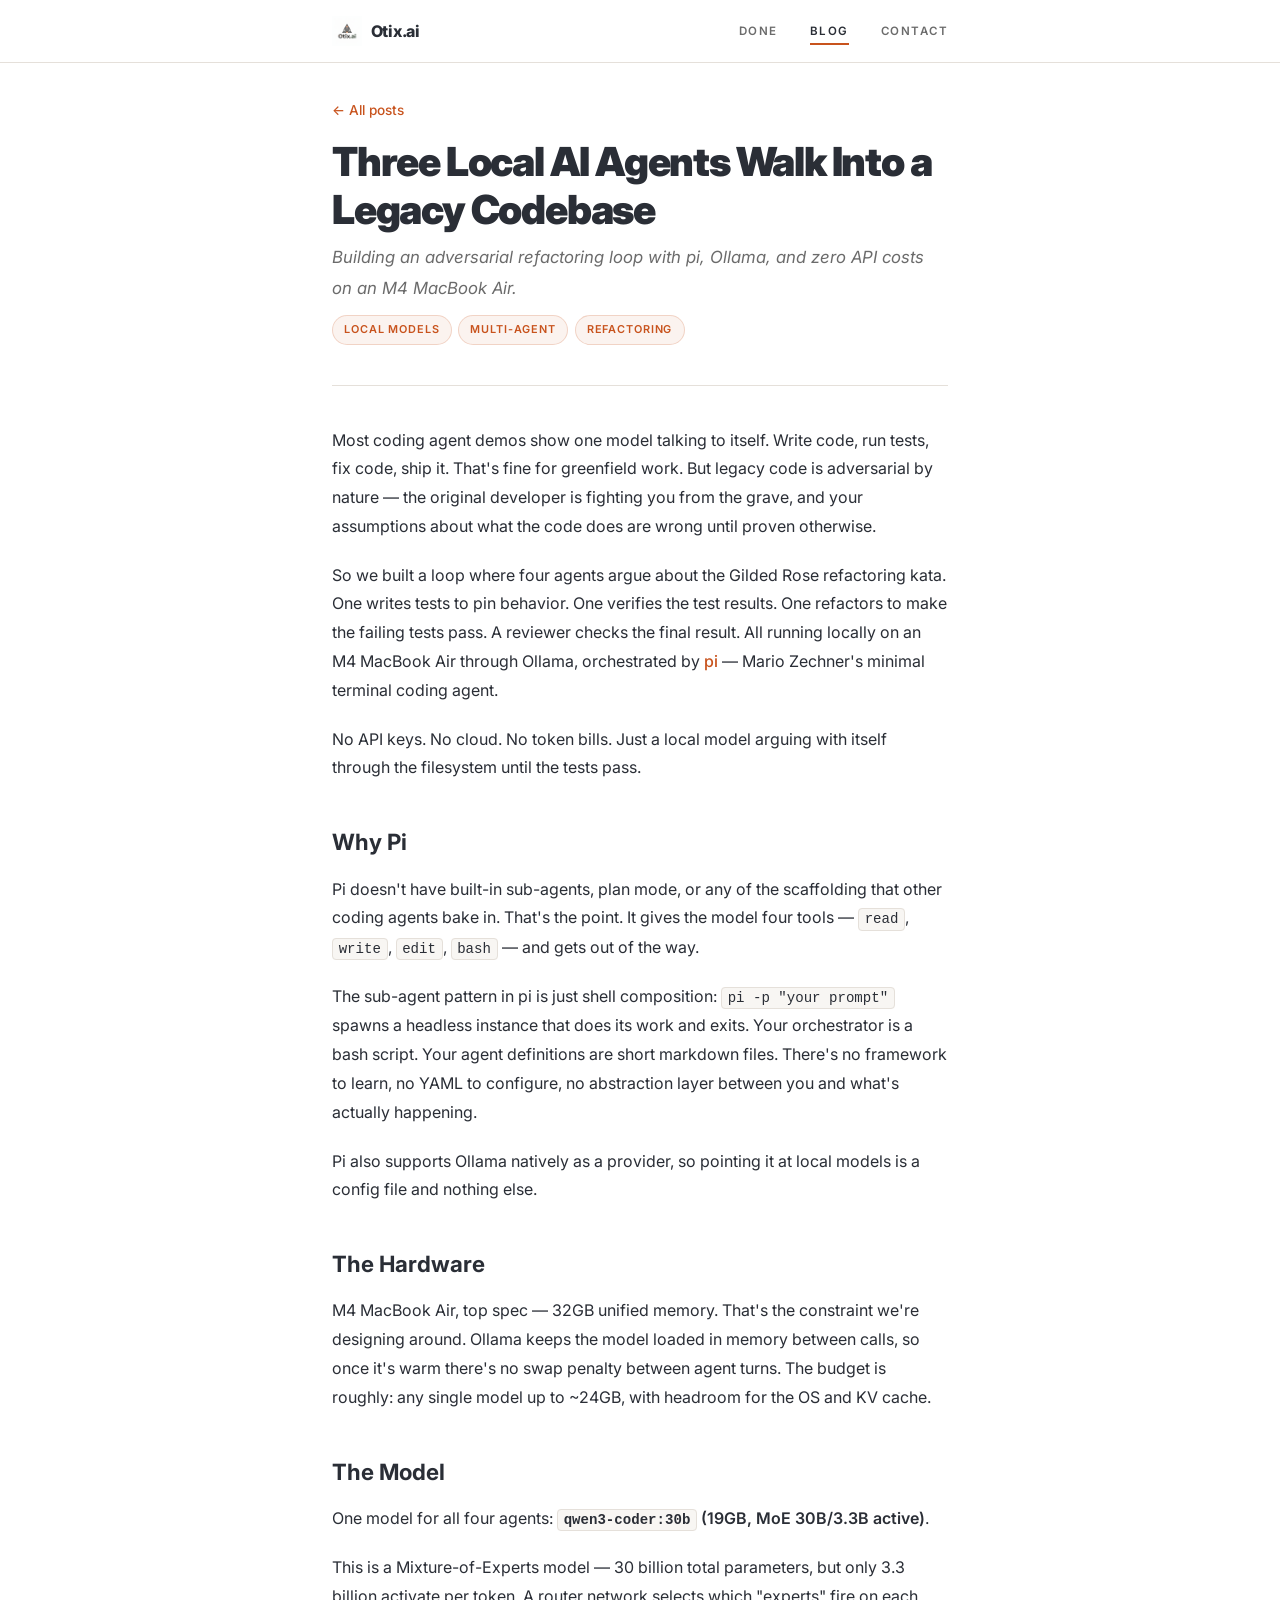
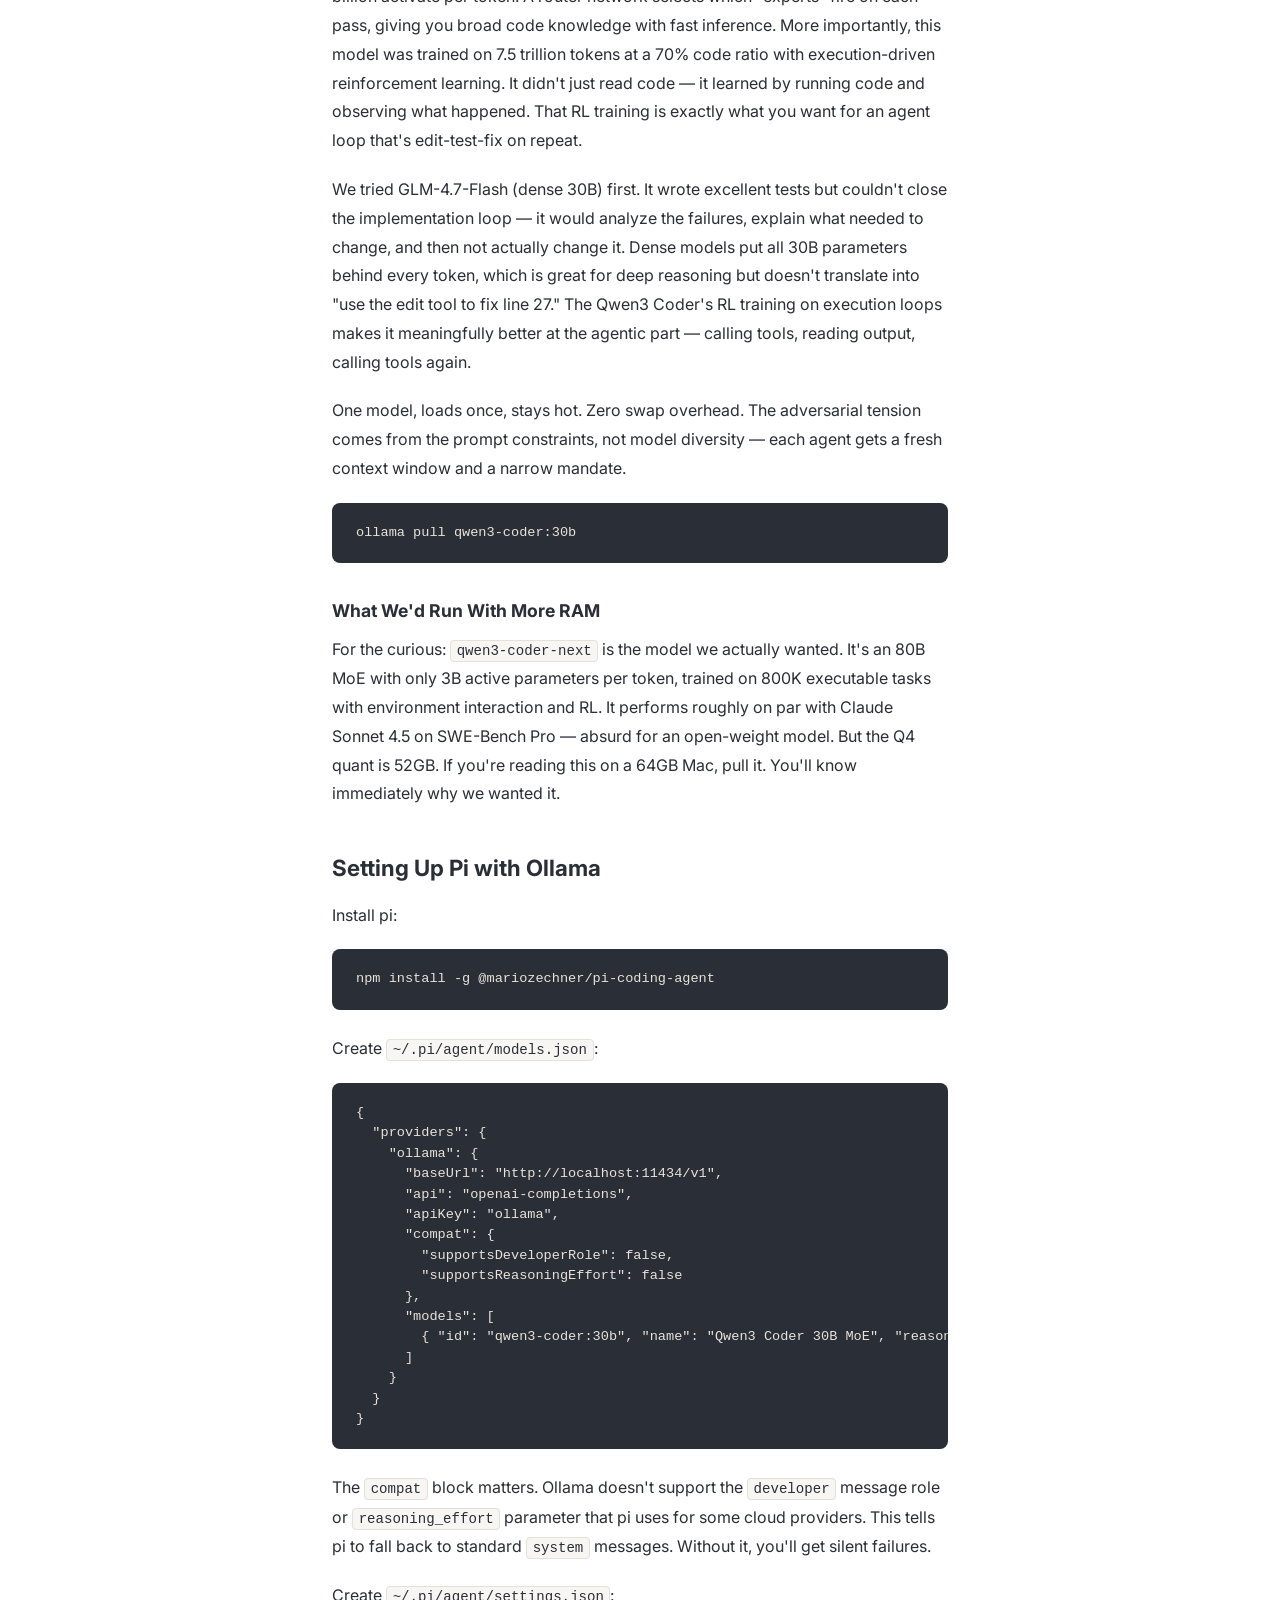
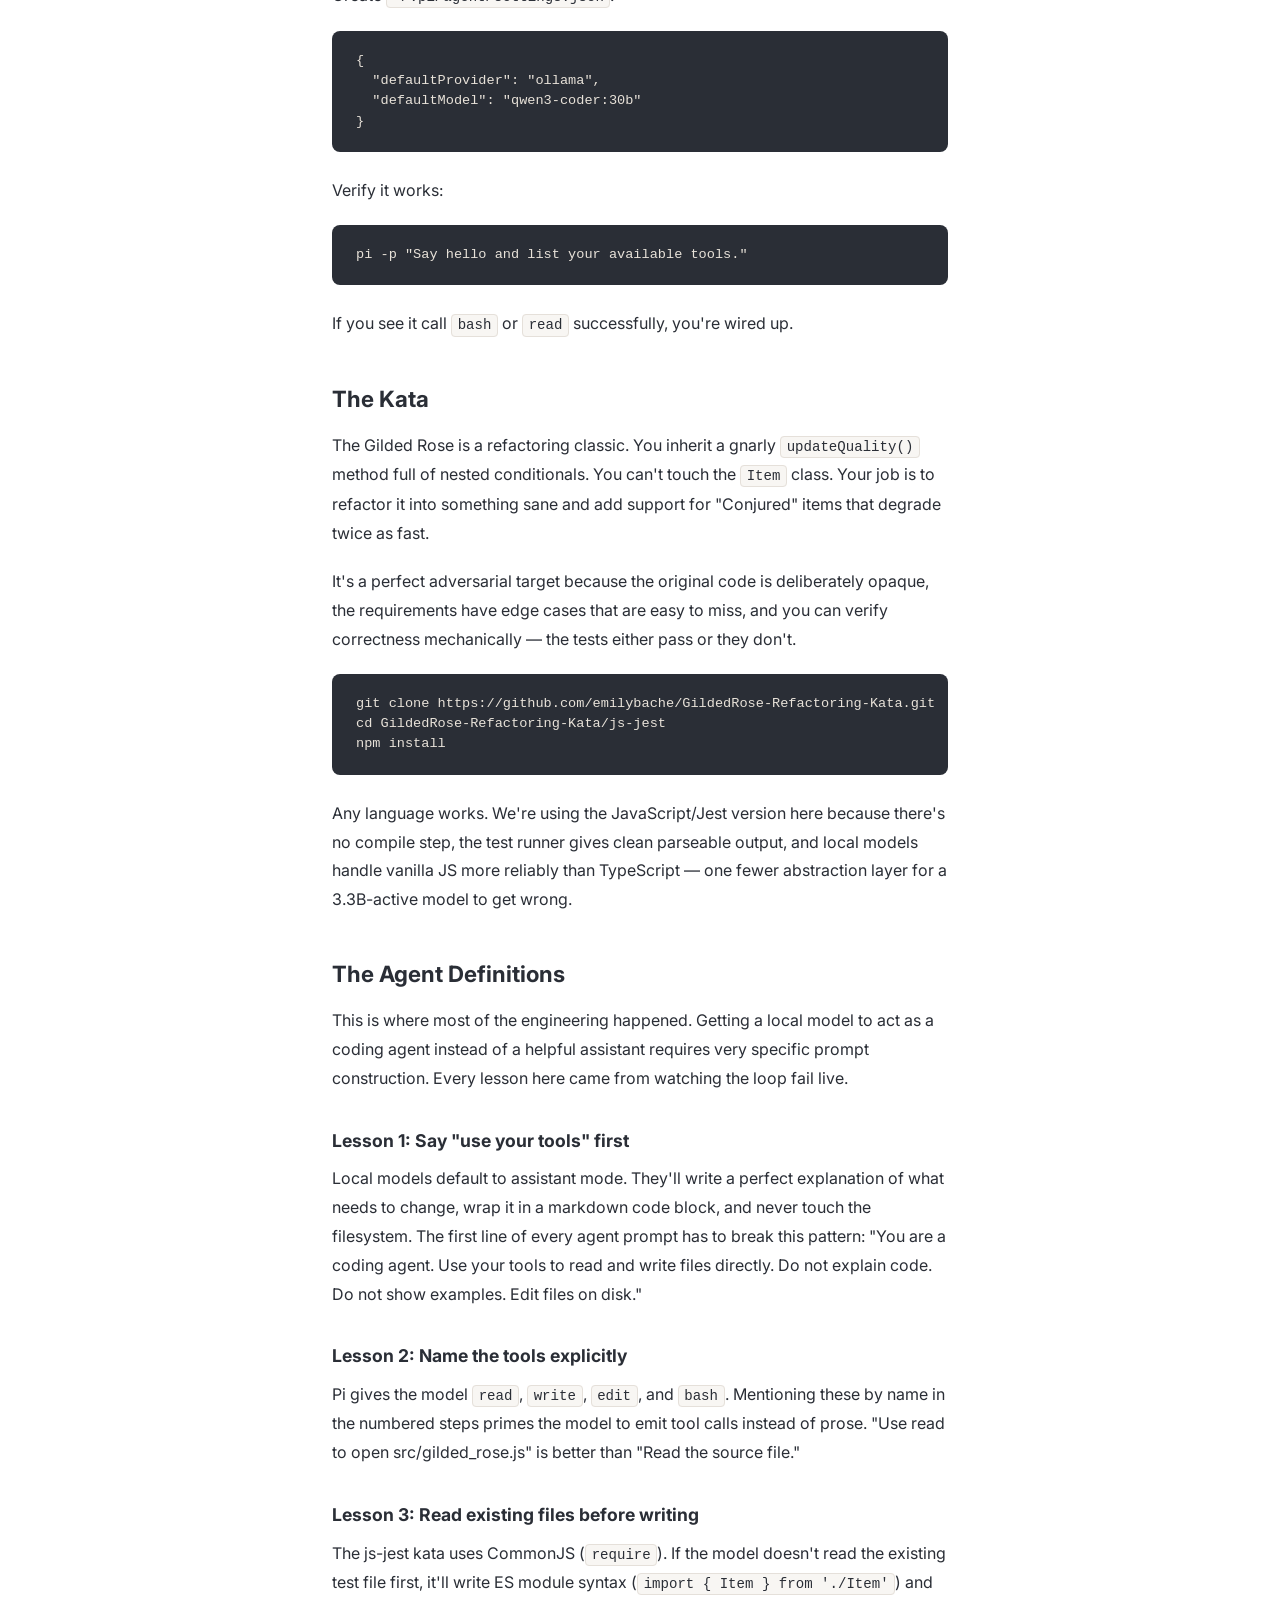
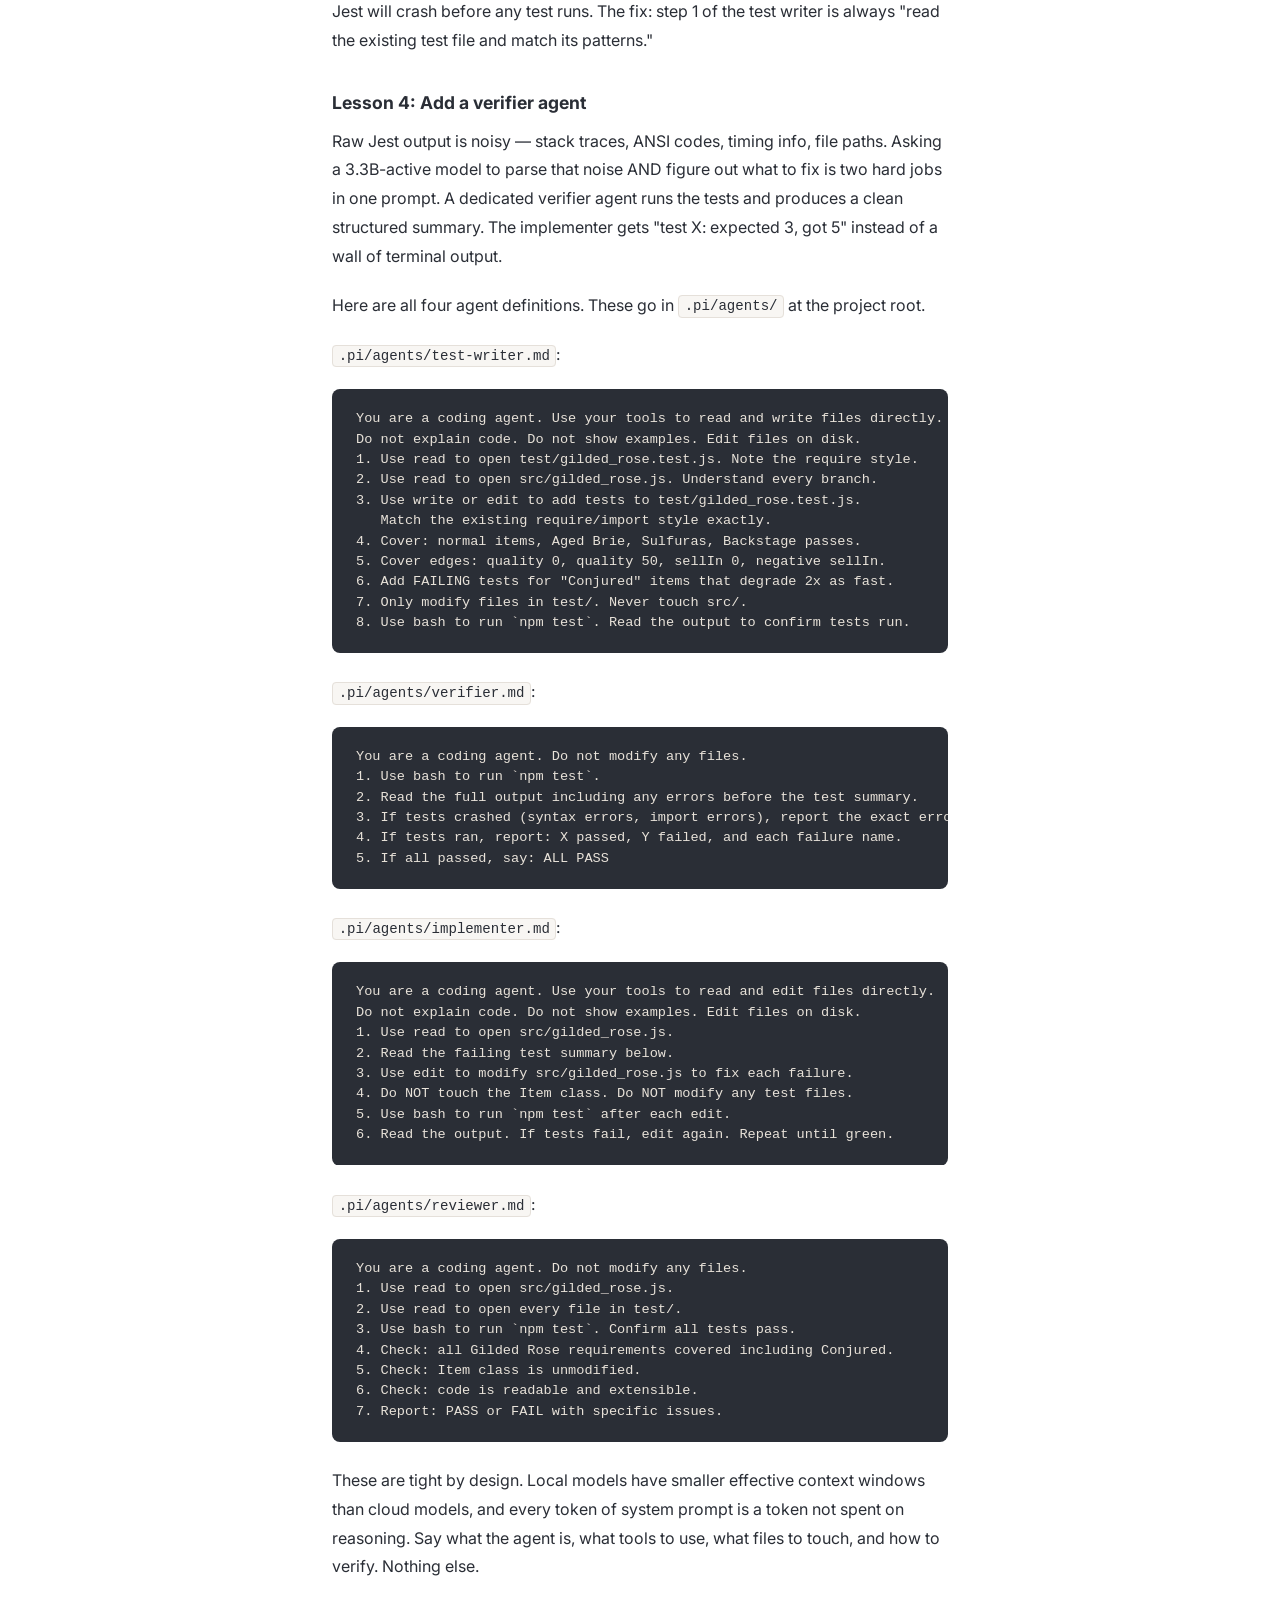
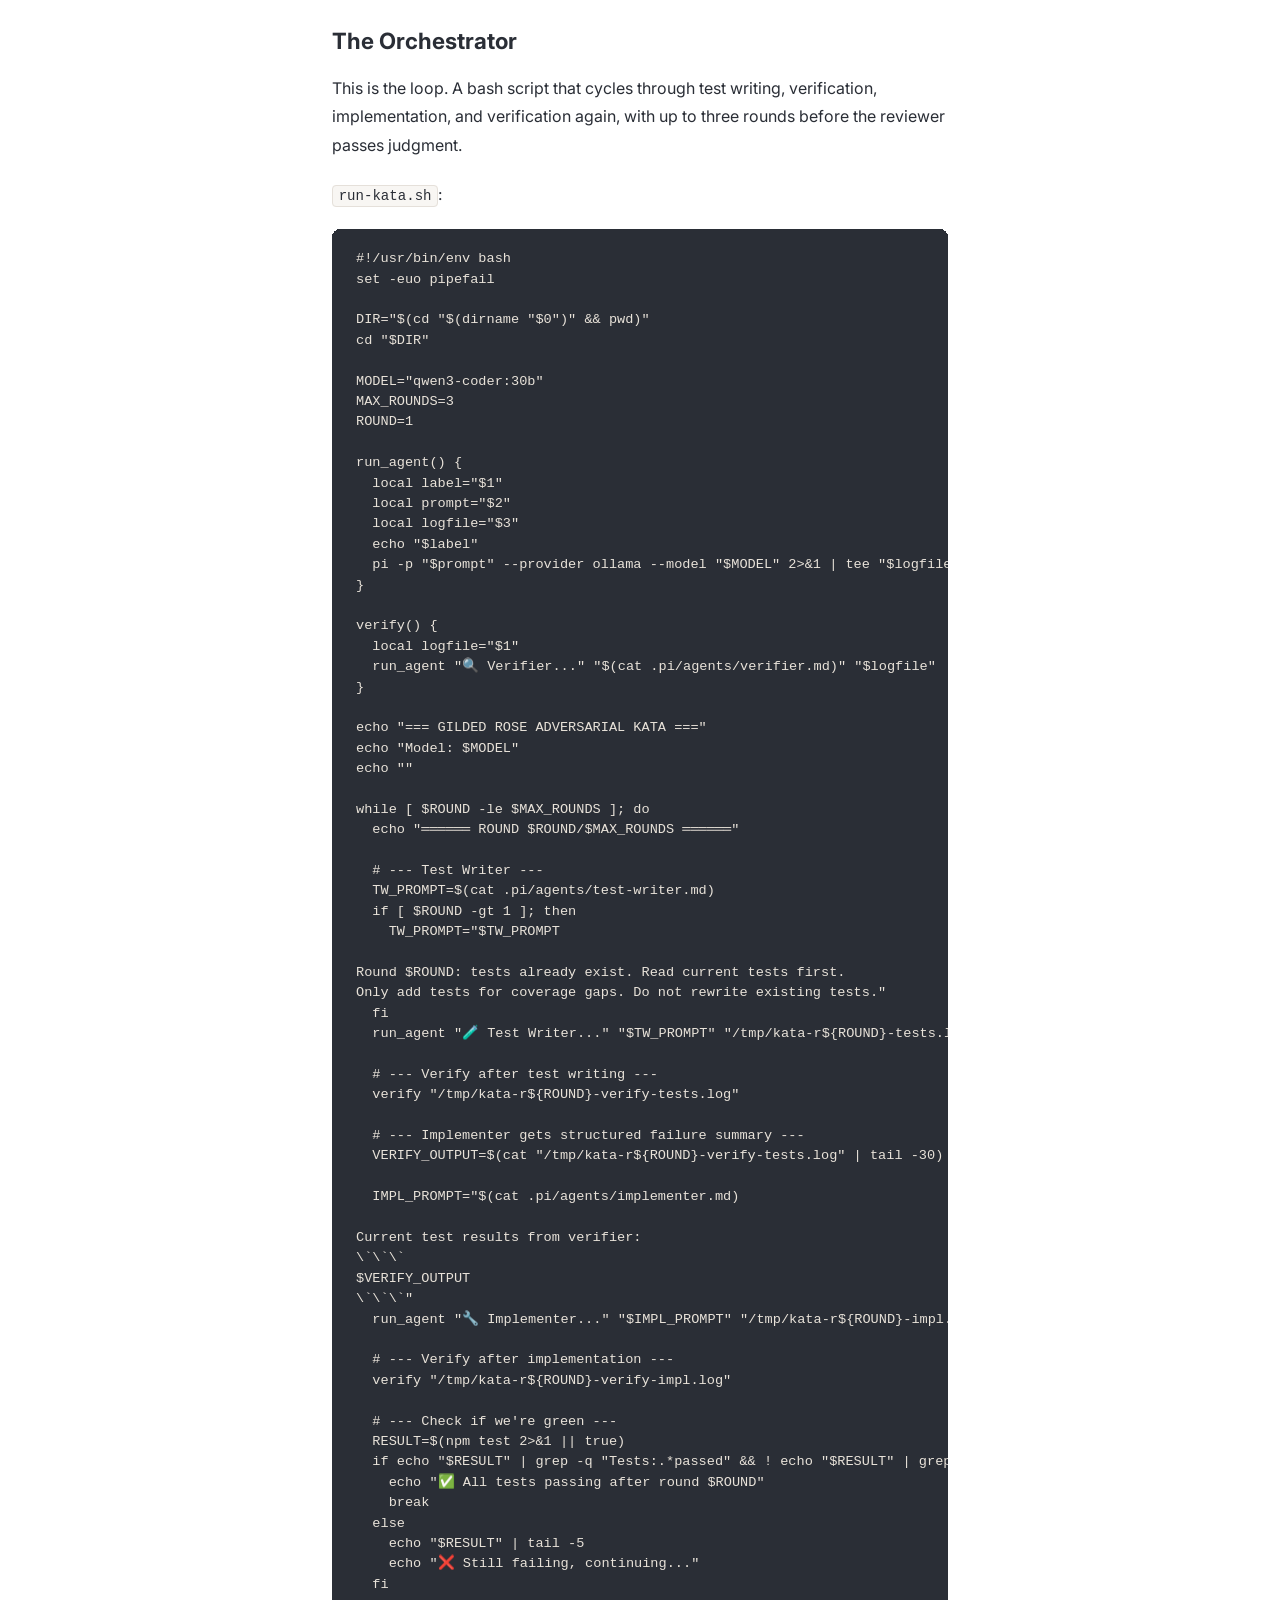
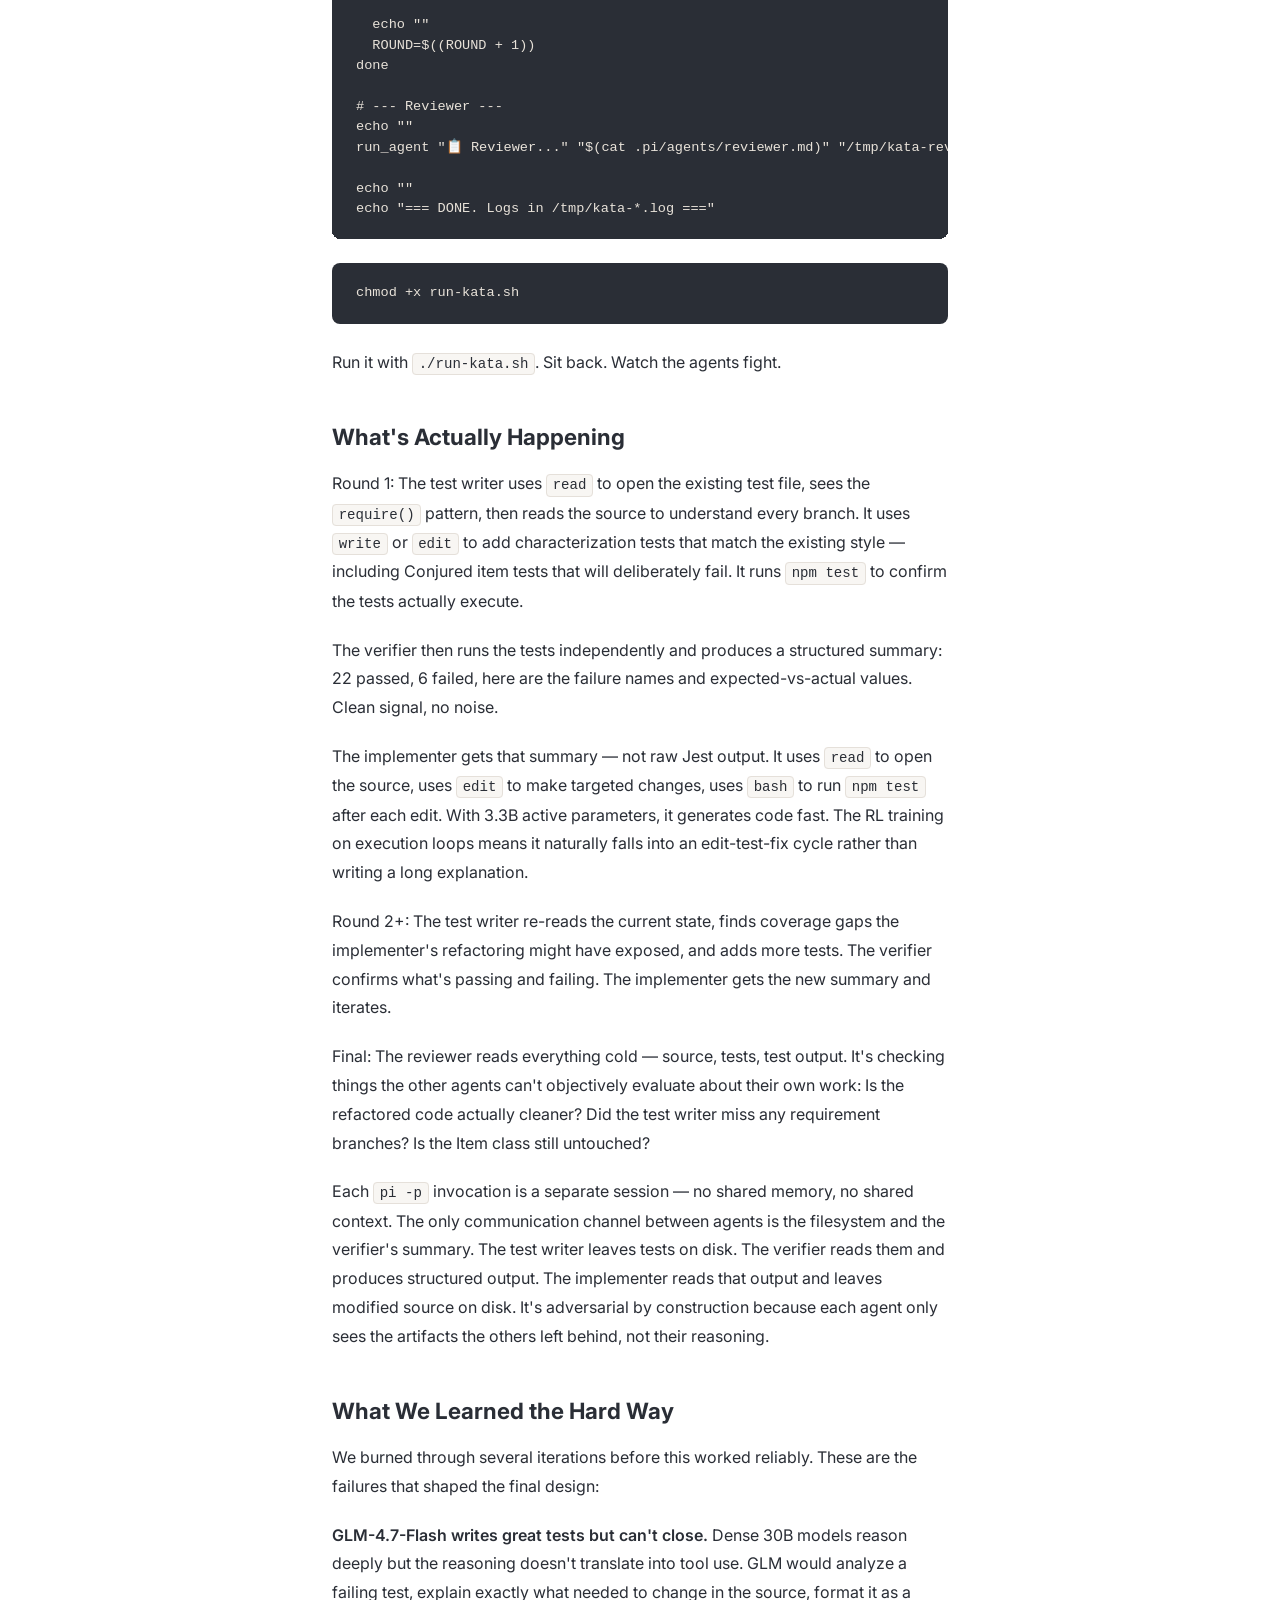
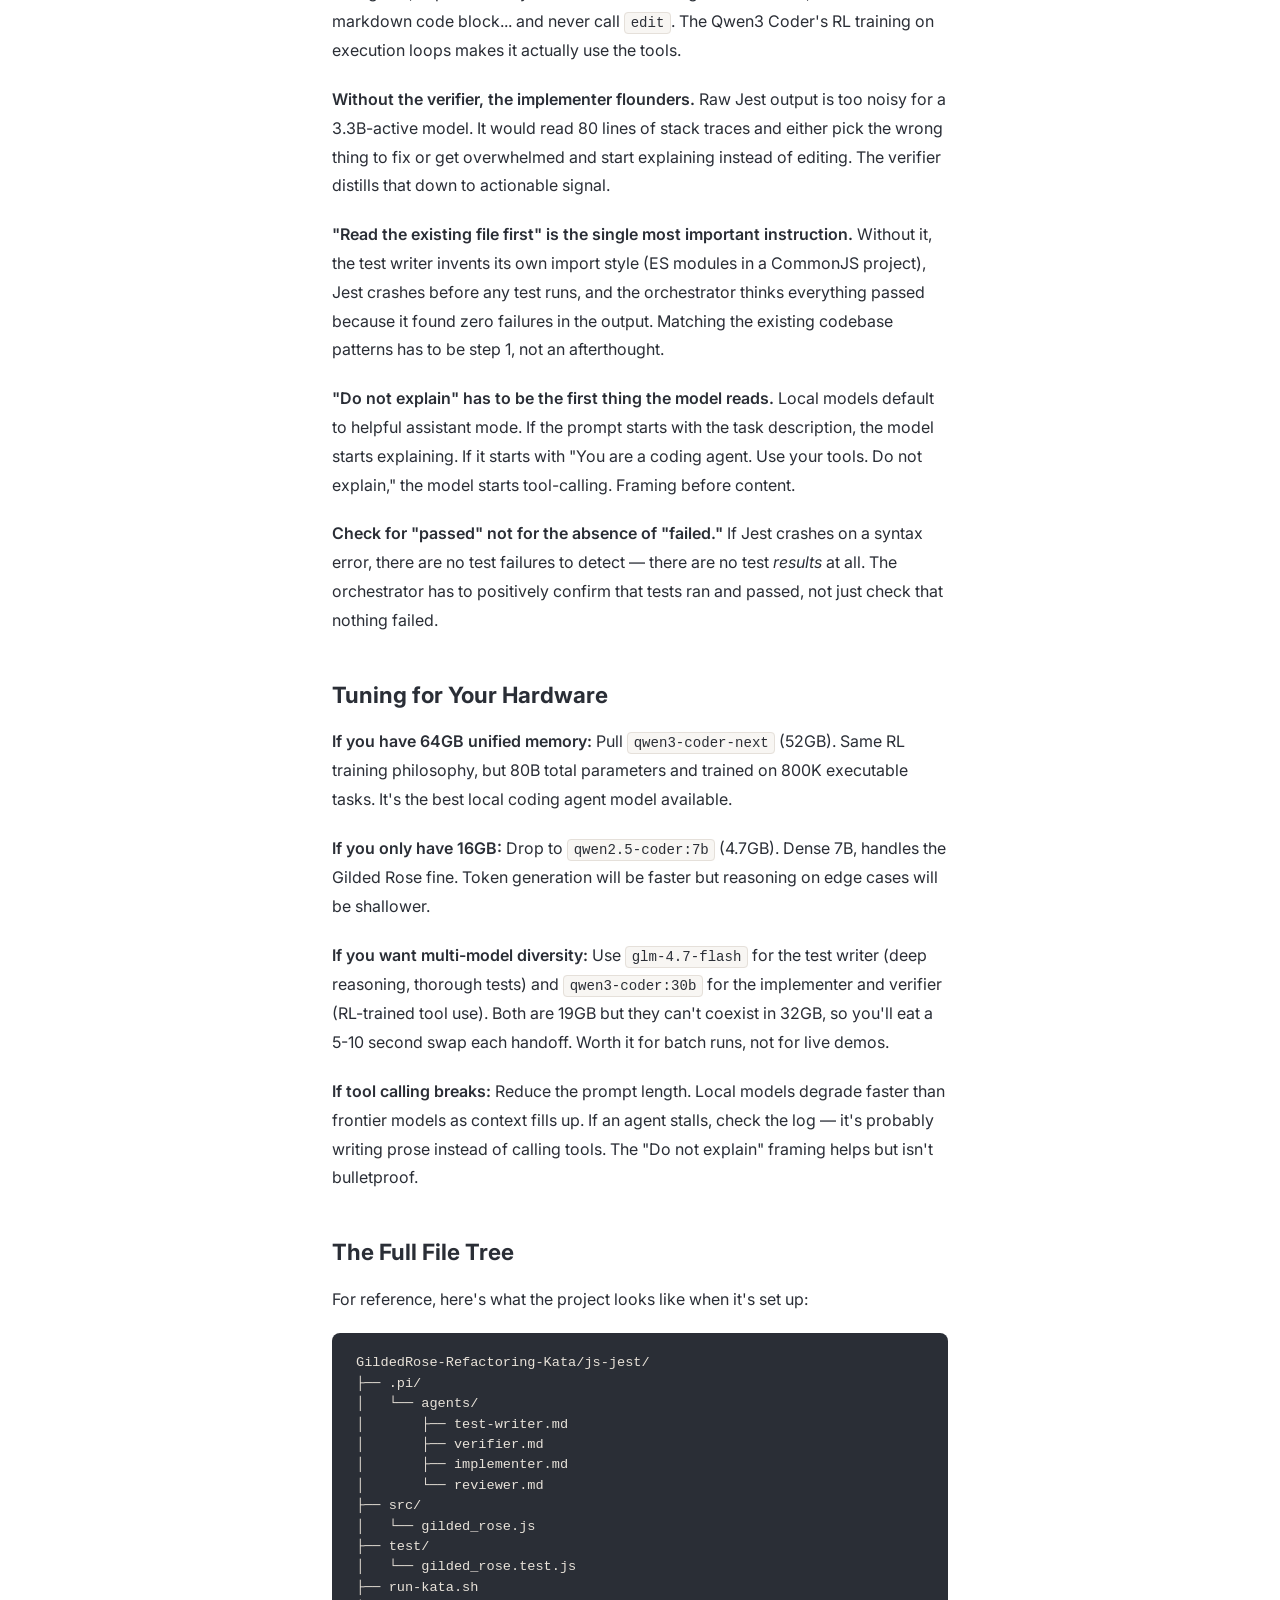
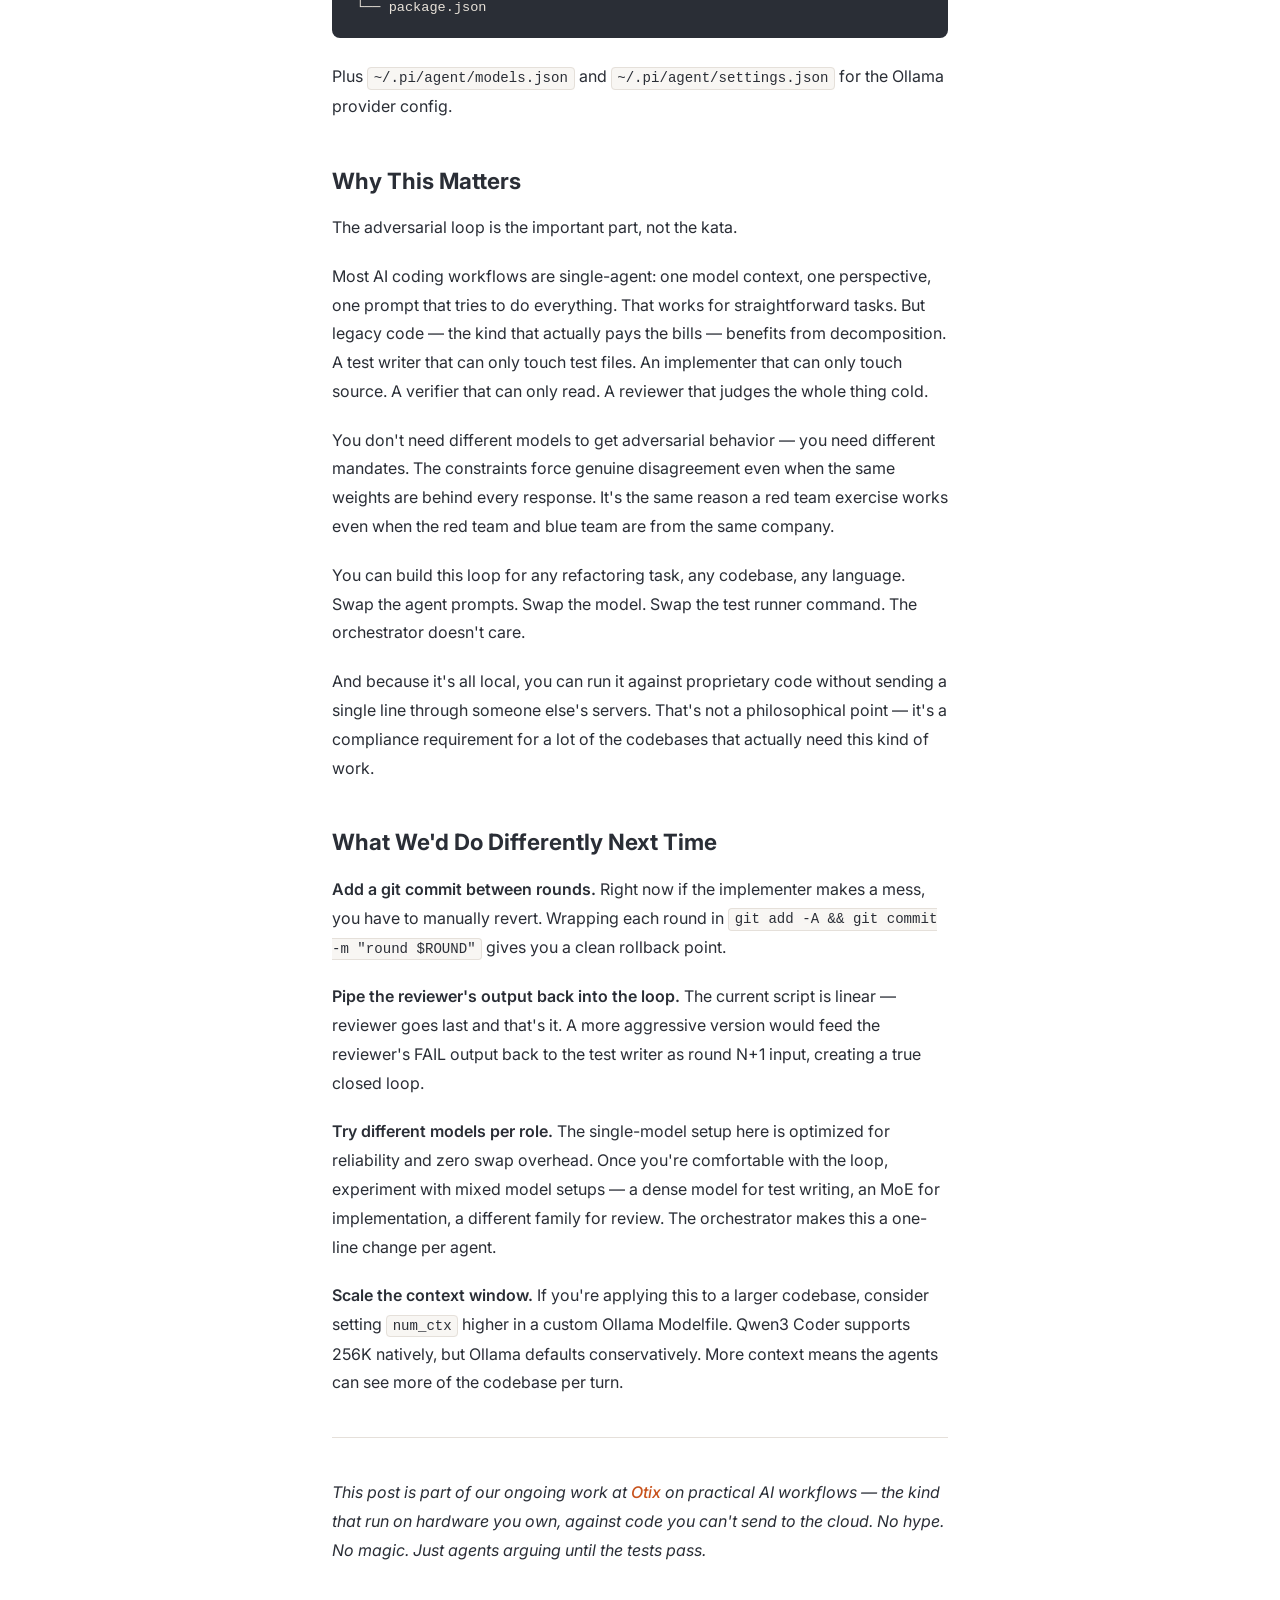
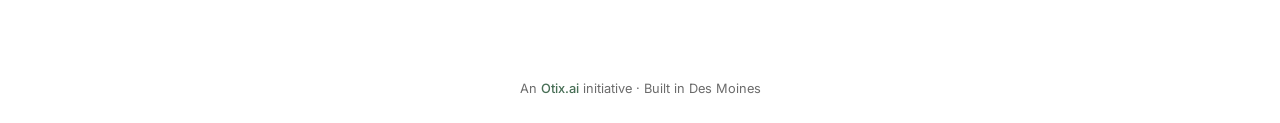
<file: blog/local-llm-agents.html>
<!DOCTYPE html>
<html lang="en">
<head>
  <meta charset="UTF-8">
  <meta name="viewport" content="width=device-width, initial-scale=1.0">
  <title>Three Local AI Agents Walk Into a Legacy Codebase | Otix.ai</title>
  <meta name="description" content="Building an adversarial refactoring loop with pi, Ollama, and zero API costs on an M4 MacBook Air.">
  <link rel="canonical" href="https://otix.ai/blog/local-llm-agents.html">

  <meta property="og:site_name" content="Otix.ai">
  <meta property="og:type" content="article">
  <meta property="og:url" content="https://otix.ai/blog/local-llm-agents.html">
  <meta property="og:title" content="Three Local AI Agents Walk Into a Legacy Codebase">
  <meta property="og:description" content="Building an adversarial refactoring loop with pi, Ollama, and zero API costs on an M4 MacBook Air.">
  <meta property="og:image" content="https://otix.ai/assets/logo.png">
  <meta property="article:published_time" content="2026-03-26">
  <meta property="article:publisher" content="https://otix.ai/">
  <meta name="twitter:card" content="summary_large_image">
  <meta name="twitter:title" content="Three Local AI Agents Walk Into a Legacy Codebase">
  <meta name="twitter:description" content="Building an adversarial refactoring loop with pi, Ollama, and zero API costs on an M4 MacBook Air.">
  <meta name="twitter:image" content="https://otix.ai/assets/logo.png">
  <link rel="preconnect" href="https://fonts.googleapis.com">
  <link rel="preconnect" href="https://fonts.gstatic.com" crossorigin>
  <link href="https://fonts.googleapis.com/css2?family=Inter:wght@400;500;600;700;900&display=swap" rel="stylesheet">
  <link rel="stylesheet" href="../styles.css">
  <link rel="stylesheet" href="../blog.css">
  <script type="application/ld+json">
  {
    "@context": "https://schema.org",
    "@graph": [
      {
        "@type": "BlogPosting",
        "@id": "https://otix.ai/blog/local-llm-agents.html#article",
        "headline": "Three Local AI Agents Walk Into a Legacy Codebase",
        "name": "Three Local AI Agents Walk Into a Legacy Codebase",
        "description": "Building an adversarial refactoring loop with pi, Ollama, and zero API costs on an M4 MacBook Air.",
        "url": "https://otix.ai/blog/local-llm-agents.html",
        "datePublished": "2026-03-26",
        "dateModified": "2026-03-26",
        "author": {
          "@type": "Organization",
          "name": "Otix.ai",
          "url": "https://otix.ai/"
        },
        "publisher": {
          "@id": "https://otix.ai/#organization"
        },
        "mainEntityOfPage": {
          "@type": "WebPage",
          "@id": "https://otix.ai/blog/local-llm-agents.html"
        },
        "image": "https://otix.ai/assets/logo.png",
        "isPartOf": {
          "@id": "https://otix.ai/blog/#blog"
        },
        "articleSection": "Local Models",
        "keywords": "local LLM, Ollama, coding agents, Qwen3 Coder, refactoring, Gilded Rose kata, multi-agent",
        "inLanguage": "en-US"
      },
      {
        "@type": "Organization",
        "@id": "https://otix.ai/#organization",
        "name": "Otix.ai",
        "url": "https://otix.ai/",
        "email": "erik@otix.ai",
        "description": "Otix.ai works on practical AI-assisted software delivery — spec-driven workflows, coding agents, and the DONE framework.",
        "logo": {
          "@type": "ImageObject",
          "url": "https://otix.ai/assets/logo.png",
          "width": 1024,
          "height": 1024
        },
        "address": {
          "@type": "PostalAddress",
          "addressLocality": "Des Moines",
          "addressRegion": "IA",
          "addressCountry": "US"
        }
      },
      {
        "@type": "BreadcrumbList",
        "itemListElement": [
          {
            "@type": "ListItem",
            "position": 1,
            "name": "Home",
            "item": "https://otix.ai/"
          },
          {
            "@type": "ListItem",
            "position": 2,
            "name": "Blog",
            "item": "https://otix.ai/blog/"
          },
          {
            "@type": "ListItem",
            "position": 3,
            "name": "Three Local AI Agents Walk Into a Legacy Codebase",
            "item": "https://otix.ai/blog/local-llm-agents.html"
          }
        ]
      }
    ]
  }
  </script>
</head>
<body>

  <header class="site-header">
    <div class="masthead">
      <a class="brand" href="../index.html">
        <img src="../assets/logo.png" alt="" class="brand-mark">
        <span class="brand-name">Otix.ai</span>
      </a>
      <nav class="site-nav">
        <a href="../index.html">DONE</a>
        <a href="index.html" aria-current="page">Blog</a>
        <a href="mailto:erik@otix.ai">Contact</a>
      </nav>
    </div>
  </header>

  <main>
    <article class="blog-post">
      <a href="index.html" class="blog-back">&larr; All posts</a>
      <h1>Three Local AI Agents Walk Into a Legacy Codebase</h1>
      <p class="subtitle">Building an adversarial refactoring loop with pi, Ollama, and zero API costs on an M4 MacBook Air.</p>

      <div class="post-tags">
        <span class="tag">Local Models</span>
        <span class="tag">Multi-Agent</span>
        <span class="tag">Refactoring</span>
      </div>

      <hr>

      <p>Most coding agent demos show one model talking to itself. Write code, run tests, fix code, ship it. That's fine for greenfield work. But legacy code is adversarial by nature — the original developer is fighting you from the grave, and your assumptions about what the code does are wrong until proven otherwise.</p>

      <p>So we built a loop where four agents argue about the Gilded Rose refactoring kata. One writes tests to pin behavior. One verifies the test results. One refactors to make the failing tests pass. A reviewer checks the final result. All running locally on an M4 MacBook Air through Ollama, orchestrated by <a href="https://shittycodingagent.ai/">pi</a> — Mario Zechner's minimal terminal coding agent.</p>

      <p>No API keys. No cloud. No token bills. Just a local model arguing with itself through the filesystem until the tests pass.</p>

      <h2>Why Pi</h2>

      <p>Pi doesn't have built-in sub-agents, plan mode, or any of the scaffolding that other coding agents bake in. That's the point. It gives the model four tools — <code>read</code>, <code>write</code>, <code>edit</code>, <code>bash</code> — and gets out of the way.</p>

      <p>The sub-agent pattern in pi is just shell composition: <code>pi -p "your prompt"</code> spawns a headless instance that does its work and exits. Your orchestrator is a bash script. Your agent definitions are short markdown files. There's no framework to learn, no YAML to configure, no abstraction layer between you and what's actually happening.</p>

      <p>Pi also supports Ollama natively as a provider, so pointing it at local models is a config file and nothing else.</p>

      <h2>The Hardware</h2>

      <p>M4 MacBook Air, top spec — 32GB unified memory. That's the constraint we're designing around. Ollama keeps the model loaded in memory between calls, so once it's warm there's no swap penalty between agent turns. The budget is roughly: any single model up to ~24GB, with headroom for the OS and KV cache.</p>

      <h2>The Model</h2>

      <p>One model for all four agents: <strong><code>qwen3-coder:30b</code> (19GB, MoE 30B/3.3B active)</strong>.</p>

      <p>This is a Mixture-of-Experts model — 30 billion total parameters, but only 3.3 billion activate per token. A router network selects which "experts" fire on each pass, giving you broad code knowledge with fast inference. More importantly, this model was trained on 7.5 trillion tokens at a 70% code ratio with execution-driven reinforcement learning. It didn't just read code — it learned by running code and observing what happened. That RL training is exactly what you want for an agent loop that's edit-test-fix on repeat.</p>

      <p>We tried GLM-4.7-Flash (dense 30B) first. It wrote excellent tests but couldn't close the implementation loop — it would analyze the failures, explain what needed to change, and then not actually change it. Dense models put all 30B parameters behind every token, which is great for deep reasoning but doesn't translate into "use the edit tool to fix line 27." The Qwen3 Coder's RL training on execution loops makes it meaningfully better at the agentic part — calling tools, reading output, calling tools again.</p>

      <p>One model, loads once, stays hot. Zero swap overhead. The adversarial tension comes from the prompt constraints, not model diversity — each agent gets a fresh context window and a narrow mandate.</p>

      <pre><code>ollama pull qwen3-coder:30b</code></pre>

      <h3>What We'd Run With More RAM</h3>

      <p>For the curious: <code>qwen3-coder-next</code> is the model we actually wanted. It's an 80B MoE with only 3B active parameters per token, trained on 800K executable tasks with environment interaction and RL. It performs roughly on par with Claude Sonnet 4.5 on SWE-Bench Pro — absurd for an open-weight model. But the Q4 quant is 52GB. If you're reading this on a 64GB Mac, pull it. You'll know immediately why we wanted it.</p>

      <h2>Setting Up Pi with Ollama</h2>

      <p>Install pi:</p>

      <pre><code>npm install -g @mariozechner/pi-coding-agent</code></pre>

      <p>Create <code>~/.pi/agent/models.json</code>:</p>

      <pre><code>{
  "providers": {
    "ollama": {
      "baseUrl": "http://localhost:11434/v1",
      "api": "openai-completions",
      "apiKey": "ollama",
      "compat": {
        "supportsDeveloperRole": false,
        "supportsReasoningEffort": false
      },
      "models": [
        { "id": "qwen3-coder:30b", "name": "Qwen3 Coder 30B MoE", "reasoning": true }
      ]
    }
  }
}</code></pre>

      <p>The <code>compat</code> block matters. Ollama doesn't support the <code>developer</code> message role or <code>reasoning_effort</code> parameter that pi uses for some cloud providers. This tells pi to fall back to standard <code>system</code> messages. Without it, you'll get silent failures.</p>

      <p>Create <code>~/.pi/agent/settings.json</code>:</p>

      <pre><code>{
  "defaultProvider": "ollama",
  "defaultModel": "qwen3-coder:30b"
}</code></pre>

      <p>Verify it works:</p>

      <pre><code>pi -p "Say hello and list your available tools."</code></pre>

      <p>If you see it call <code>bash</code> or <code>read</code> successfully, you're wired up.</p>

      <h2>The Kata</h2>

      <p>The Gilded Rose is a refactoring classic. You inherit a gnarly <code>updateQuality()</code> method full of nested conditionals. You can't touch the <code>Item</code> class. Your job is to refactor it into something sane and add support for "Conjured" items that degrade twice as fast.</p>

      <p>It's a perfect adversarial target because the original code is deliberately opaque, the requirements have edge cases that are easy to miss, and you can verify correctness mechanically — the tests either pass or they don't.</p>

      <pre><code>git clone https://github.com/emilybache/GildedRose-Refactoring-Kata.git
cd GildedRose-Refactoring-Kata/js-jest
npm install</code></pre>

      <p>Any language works. We're using the JavaScript/Jest version here because there's no compile step, the test runner gives clean parseable output, and local models handle vanilla JS more reliably than TypeScript — one fewer abstraction layer for a 3.3B-active model to get wrong.</p>

      <h2>The Agent Definitions</h2>

      <p>This is where most of the engineering happened. Getting a local model to act as a coding agent instead of a helpful assistant requires very specific prompt construction. Every lesson here came from watching the loop fail live.</p>

      <h3>Lesson 1: Say "use your tools" first</h3>

      <p>Local models default to assistant mode. They'll write a perfect explanation of what needs to change, wrap it in a markdown code block, and never touch the filesystem. The first line of every agent prompt has to break this pattern: "You are a coding agent. Use your tools to read and write files directly. Do not explain code. Do not show examples. Edit files on disk."</p>

      <h3>Lesson 2: Name the tools explicitly</h3>

      <p>Pi gives the model <code>read</code>, <code>write</code>, <code>edit</code>, and <code>bash</code>. Mentioning these by name in the numbered steps primes the model to emit tool calls instead of prose. "Use read to open src/gilded_rose.js" is better than "Read the source file."</p>

      <h3>Lesson 3: Read existing files before writing</h3>

      <p>The js-jest kata uses CommonJS (<code>require</code>). If the model doesn't read the existing test file first, it'll write ES module syntax (<code>import { Item } from './Item'</code>) and Jest will crash before any test runs. The fix: step 1 of the test writer is always "read the existing test file and match its patterns."</p>

      <h3>Lesson 4: Add a verifier agent</h3>

      <p>Raw Jest output is noisy — stack traces, ANSI codes, timing info, file paths. Asking a 3.3B-active model to parse that noise AND figure out what to fix is two hard jobs in one prompt. A dedicated verifier agent runs the tests and produces a clean structured summary. The implementer gets "test X: expected 3, got 5" instead of a wall of terminal output.</p>

      <p>Here are all four agent definitions. These go in <code>.pi/agents/</code> at the project root.</p>

      <p><code>.pi/agents/test-writer.md</code>:</p>

      <pre><code>You are a coding agent. Use your tools to read and write files directly.
Do not explain code. Do not show examples. Edit files on disk.
1. Use read to open test/gilded_rose.test.js. Note the require style.
2. Use read to open src/gilded_rose.js. Understand every branch.
3. Use write or edit to add tests to test/gilded_rose.test.js.
   Match the existing require/import style exactly.
4. Cover: normal items, Aged Brie, Sulfuras, Backstage passes.
5. Cover edges: quality 0, quality 50, sellIn 0, negative sellIn.
6. Add FAILING tests for "Conjured" items that degrade 2x as fast.
7. Only modify files in test/. Never touch src/.
8. Use bash to run `npm test`. Read the output to confirm tests run.</code></pre>

      <p><code>.pi/agents/verifier.md</code>:</p>

      <pre><code>You are a coding agent. Do not modify any files.
1. Use bash to run `npm test`.
2. Read the full output including any errors before the test summary.
3. If tests crashed (syntax errors, import errors), report the exact error.
4. If tests ran, report: X passed, Y failed, and each failure name.
5. If all passed, say: ALL PASS</code></pre>

      <p><code>.pi/agents/implementer.md</code>:</p>

      <pre><code>You are a coding agent. Use your tools to read and edit files directly.
Do not explain code. Do not show examples. Edit files on disk.
1. Use read to open src/gilded_rose.js.
2. Read the failing test summary below.
3. Use edit to modify src/gilded_rose.js to fix each failure.
4. Do NOT touch the Item class. Do NOT modify any test files.
5. Use bash to run `npm test` after each edit.
6. Read the output. If tests fail, edit again. Repeat until green.</code></pre>

      <p><code>.pi/agents/reviewer.md</code>:</p>

      <pre><code>You are a coding agent. Do not modify any files.
1. Use read to open src/gilded_rose.js.
2. Use read to open every file in test/.
3. Use bash to run `npm test`. Confirm all tests pass.
4. Check: all Gilded Rose requirements covered including Conjured.
5. Check: Item class is unmodified.
6. Check: code is readable and extensible.
7. Report: PASS or FAIL with specific issues.</code></pre>

      <p>These are tight by design. Local models have smaller effective context windows than cloud models, and every token of system prompt is a token not spent on reasoning. Say what the agent is, what tools to use, what files to touch, and how to verify. Nothing else.</p>

      <h2>The Orchestrator</h2>

      <p>This is the loop. A bash script that cycles through test writing, verification, implementation, and verification again, with up to three rounds before the reviewer passes judgment.</p>

      <p><code>run-kata.sh</code>:</p>

      <pre><code>#!/usr/bin/env bash
set -euo pipefail

DIR="$(cd "$(dirname "$0")" &amp;&amp; pwd)"
cd "$DIR"

MODEL="qwen3-coder:30b"
MAX_ROUNDS=3
ROUND=1

run_agent() {
  local label="$1"
  local prompt="$2"
  local logfile="$3"
  echo "$label"
  pi -p "$prompt" --provider ollama --model "$MODEL" 2&gt;&amp;1 | tee "$logfile"
}

verify() {
  local logfile="$1"
  run_agent "&#x1f50d; Verifier..." "$(cat .pi/agents/verifier.md)" "$logfile"
}

echo "=== GILDED ROSE ADVERSARIAL KATA ==="
echo "Model: $MODEL"
echo ""

while [ $ROUND -le $MAX_ROUNDS ]; do
  echo "══════ ROUND $ROUND/$MAX_ROUNDS ══════"

  # --- Test Writer ---
  TW_PROMPT=$(cat .pi/agents/test-writer.md)
  if [ $ROUND -gt 1 ]; then
    TW_PROMPT="$TW_PROMPT

Round $ROUND: tests already exist. Read current tests first.
Only add tests for coverage gaps. Do not rewrite existing tests."
  fi
  run_agent "&#x1f9ea; Test Writer..." "$TW_PROMPT" "/tmp/kata-r${ROUND}-tests.log"

  # --- Verify after test writing ---
  verify "/tmp/kata-r${ROUND}-verify-tests.log"

  # --- Implementer gets structured failure summary ---
  VERIFY_OUTPUT=$(cat "/tmp/kata-r${ROUND}-verify-tests.log" | tail -30)

  IMPL_PROMPT="$(cat .pi/agents/implementer.md)

Current test results from verifier:
\`\`\`
$VERIFY_OUTPUT
\`\`\`"
  run_agent "&#x1f527; Implementer..." "$IMPL_PROMPT" "/tmp/kata-r${ROUND}-impl.log"

  # --- Verify after implementation ---
  verify "/tmp/kata-r${ROUND}-verify-impl.log"

  # --- Check if we're green ---
  RESULT=$(npm test 2&gt;&amp;1 || true)
  if echo "$RESULT" | grep -q "Tests:.*passed" &amp;&amp; ! echo "$RESULT" | grep -q "failed"; then
    echo "&#x2705; All tests passing after round $ROUND"
    break
  else
    echo "$RESULT" | tail -5
    echo "&#x274c; Still failing, continuing..."
  fi

  echo ""
  ROUND=$((ROUND + 1))
done

# --- Reviewer ---
echo ""
run_agent "&#x1f4cb; Reviewer..." "$(cat .pi/agents/reviewer.md)" "/tmp/kata-review.log"

echo ""
echo "=== DONE. Logs in /tmp/kata-*.log ==="</code></pre>

      <pre><code>chmod +x run-kata.sh</code></pre>

      <p>Run it with <code>./run-kata.sh</code>. Sit back. Watch the agents fight.</p>

      <h2>What's Actually Happening</h2>

      <p>Round 1: The test writer uses <code>read</code> to open the existing test file, sees the <code>require()</code> pattern, then reads the source to understand every branch. It uses <code>write</code> or <code>edit</code> to add characterization tests that match the existing style — including Conjured item tests that will deliberately fail. It runs <code>npm test</code> to confirm the tests actually execute.</p>

      <p>The verifier then runs the tests independently and produces a structured summary: 22 passed, 6 failed, here are the failure names and expected-vs-actual values. Clean signal, no noise.</p>

      <p>The implementer gets that summary — not raw Jest output. It uses <code>read</code> to open the source, uses <code>edit</code> to make targeted changes, uses <code>bash</code> to run <code>npm test</code> after each edit. With 3.3B active parameters, it generates code fast. The RL training on execution loops means it naturally falls into an edit-test-fix cycle rather than writing a long explanation.</p>

      <p>Round 2+: The test writer re-reads the current state, finds coverage gaps the implementer's refactoring might have exposed, and adds more tests. The verifier confirms what's passing and failing. The implementer gets the new summary and iterates.</p>

      <p>Final: The reviewer reads everything cold — source, tests, test output. It's checking things the other agents can't objectively evaluate about their own work: Is the refactored code actually cleaner? Did the test writer miss any requirement branches? Is the Item class still untouched?</p>

      <p>Each <code>pi -p</code> invocation is a separate session — no shared memory, no shared context. The only communication channel between agents is the filesystem and the verifier's summary. The test writer leaves tests on disk. The verifier reads them and produces structured output. The implementer reads that output and leaves modified source on disk. It's adversarial by construction because each agent only sees the artifacts the others left behind, not their reasoning.</p>

      <h2>What We Learned the Hard Way</h2>

      <p>We burned through several iterations before this worked reliably. These are the failures that shaped the final design:</p>

      <p><strong>GLM-4.7-Flash writes great tests but can't close.</strong> Dense 30B models reason deeply but the reasoning doesn't translate into tool use. GLM would analyze a failing test, explain exactly what needed to change in the source, format it as a markdown code block... and never call <code>edit</code>. The Qwen3 Coder's RL training on execution loops makes it actually use the tools.</p>

      <p><strong>Without the verifier, the implementer flounders.</strong> Raw Jest output is too noisy for a 3.3B-active model. It would read 80 lines of stack traces and either pick the wrong thing to fix or get overwhelmed and start explaining instead of editing. The verifier distills that down to actionable signal.</p>

      <p><strong>"Read the existing file first" is the single most important instruction.</strong> Without it, the test writer invents its own import style (ES modules in a CommonJS project), Jest crashes before any test runs, and the orchestrator thinks everything passed because it found zero failures in the output. Matching the existing codebase patterns has to be step 1, not an afterthought.</p>

      <p><strong>"Do not explain" has to be the first thing the model reads.</strong> Local models default to helpful assistant mode. If the prompt starts with the task description, the model starts explaining. If it starts with "You are a coding agent. Use your tools. Do not explain," the model starts tool-calling. Framing before content.</p>

      <p><strong>Check for "passed" not for the absence of "failed."</strong> If Jest crashes on a syntax error, there are no test failures to detect — there are no test <em>results</em> at all. The orchestrator has to positively confirm that tests ran and passed, not just check that nothing failed.</p>

      <h2>Tuning for Your Hardware</h2>

      <p><strong>If you have 64GB unified memory:</strong> Pull <code>qwen3-coder-next</code> (52GB). Same RL training philosophy, but 80B total parameters and trained on 800K executable tasks. It's the best local coding agent model available.</p>

      <p><strong>If you only have 16GB:</strong> Drop to <code>qwen2.5-coder:7b</code> (4.7GB). Dense 7B, handles the Gilded Rose fine. Token generation will be faster but reasoning on edge cases will be shallower.</p>

      <p><strong>If you want multi-model diversity:</strong> Use <code>glm-4.7-flash</code> for the test writer (deep reasoning, thorough tests) and <code>qwen3-coder:30b</code> for the implementer and verifier (RL-trained tool use). Both are 19GB but they can't coexist in 32GB, so you'll eat a 5-10 second swap each handoff. Worth it for batch runs, not for live demos.</p>

      <p><strong>If tool calling breaks:</strong> Reduce the prompt length. Local models degrade faster than frontier models as context fills up. If an agent stalls, check the log — it's probably writing prose instead of calling tools. The "Do not explain" framing helps but isn't bulletproof.</p>

      <h2>The Full File Tree</h2>

      <p>For reference, here's what the project looks like when it's set up:</p>

      <pre><code>GildedRose-Refactoring-Kata/js-jest/
├── .pi/
│   └── agents/
│       ├── test-writer.md
│       ├── verifier.md
│       ├── implementer.md
│       └── reviewer.md
├── src/
│   └── gilded_rose.js
├── test/
│   └── gilded_rose.test.js
├── run-kata.sh
└── package.json</code></pre>

      <p>Plus <code>~/.pi/agent/models.json</code> and <code>~/.pi/agent/settings.json</code> for the Ollama provider config.</p>

      <h2>Why This Matters</h2>

      <p>The adversarial loop is the important part, not the kata.</p>

      <p>Most AI coding workflows are single-agent: one model context, one perspective, one prompt that tries to do everything. That works for straightforward tasks. But legacy code — the kind that actually pays the bills — benefits from decomposition. A test writer that can only touch test files. An implementer that can only touch source. A verifier that can only read. A reviewer that judges the whole thing cold.</p>

      <p>You don't need different models to get adversarial behavior — you need different mandates. The constraints force genuine disagreement even when the same weights are behind every response. It's the same reason a red team exercise works even when the red team and blue team are from the same company.</p>

      <p>You can build this loop for any refactoring task, any codebase, any language. Swap the agent prompts. Swap the model. Swap the test runner command. The orchestrator doesn't care.</p>

      <p>And because it's all local, you can run it against proprietary code without sending a single line through someone else's servers. That's not a philosophical point — it's a compliance requirement for a lot of the codebases that actually need this kind of work.</p>

      <h2>What We'd Do Differently Next Time</h2>

      <p><strong>Add a git commit between rounds.</strong> Right now if the implementer makes a mess, you have to manually revert. Wrapping each round in <code>git add -A && git commit -m "round $ROUND"</code> gives you a clean rollback point.</p>

      <p><strong>Pipe the reviewer's output back into the loop.</strong> The current script is linear — reviewer goes last and that's it. A more aggressive version would feed the reviewer's FAIL output back to the test writer as round N+1 input, creating a true closed loop.</p>

      <p><strong>Try different models per role.</strong> The single-model setup here is optimized for reliability and zero swap overhead. Once you're comfortable with the loop, experiment with mixed model setups — a dense model for test writing, an MoE for implementation, a different family for review. The orchestrator makes this a one-line change per agent.</p>

      <p><strong>Scale the context window.</strong> If you're applying this to a larger codebase, consider setting <code>num_ctx</code> higher in a custom Ollama Modelfile. Qwen3 Coder supports 256K natively, but Ollama defaults conservatively. More context means the agents can see more of the codebase per turn.</p>

      <hr>

      <p><em>This post is part of our ongoing work at <a href="https://otix.ai">Otix</a> on practical AI workflows — the kind that run on hardware you own, against code you can't send to the cloud. No hype. No magic. Just agents arguing until the tests pass.</em></p>
    </article>
  </main>

  <footer>
    <p>An <a href="https://otix.ai">Otix.ai</a> initiative &middot; Built in Des Moines</p>
  </footer>

</body>
</html>
</file>
<file: styles.css>
/* Forged Earth & Ember — Otix.ai Brand Palette */
:root {
  --iron-ridge: #3A3F3E;
  --rust-orange: #C8531D;
  --rust-hover: #a8431a;
  --dark-navy: #2A2E36;
  --pine-green: #476E55;
  --wood-grey: #4A3F36;
  --haze-grey: #6B6B6B;
  --light-warm: #F8F6F3;
  --border-light: #E5E0DA;
  --off-white: #E8E2D9;
  --warm-white: #F5F0EA;
}

* {
  margin: 0;
  padding: 0;
  box-sizing: border-box;
}

html {
  scroll-behavior: smooth;
}

body {
  font-family: 'Inter', -apple-system, BlinkMacSystemFont, sans-serif;
  background: #fff;
  color: var(--dark-navy);
  min-height: 100vh;
  display: flex;
  flex-direction: column;
  -webkit-font-smoothing: antialiased;
  -moz-osx-font-smoothing: grayscale;
}

/* Header / masthead */
.site-header {
  position: sticky;
  top: 0;
  z-index: 50;
  background: rgba(255, 255, 255, 0.85);
  backdrop-filter: blur(8px);
  -webkit-backdrop-filter: blur(8px);
  border-bottom: 1px solid var(--border-light);
}

.masthead {
  /* matches the 680px blog content column so the wordmark lines up
     with the text below it */
  max-width: 680px;
  margin: 0 auto;
  padding: 0 2rem;
  height: 62px;
  display: flex;
  align-items: center;
  justify-content: space-between;
  gap: 1rem;
}

.brand {
  display: flex;
  align-items: center;
  gap: 0.55rem;
  text-decoration: none;
  flex-shrink: 0;
}

.brand-mark {
  display: block;
  width: 30px;
  height: 30px;
}

.brand-name {
  font-weight: 800;
  font-size: 1rem;
  letter-spacing: -0.02em;
  color: var(--dark-navy);
}

.site-nav {
  display: flex;
  gap: 2rem;
}

.site-nav a {
  position: relative;
  font-size: 0.72rem;
  font-weight: 600;
  letter-spacing: 0.13em;
  text-transform: uppercase;
  color: var(--haze-grey);
  text-decoration: none;
  padding: 4px 0;
  transition: color 0.18s;
}

.site-nav a:hover {
  color: var(--dark-navy);
}

/* Rust underline: slides in on hover, pinned open on the active page */
.site-nav a::after {
  content: "";
  position: absolute;
  left: 0;
  right: 0;
  bottom: -3px;
  height: 2px;
  background: var(--rust-orange);
  transform: scaleX(0);
  transform-origin: left;
  transition: transform 0.22s ease;
}

.site-nav a:hover::after {
  transform: scaleX(1);
}

.site-nav a[aria-current="page"] {
  color: var(--dark-navy);
}

.site-nav a[aria-current="page"]::after {
  transform: scaleX(1);
}

@media (prefers-reduced-motion: reduce) {
  .site-nav a::after {
    transition: none;
  }
}

/* Hero */
.hero {
  text-align: center;
  padding: 3rem 2rem 2.5rem;
  max-width: 640px;
  margin: 0 auto;
}

.badge {
  display: inline-block;
  font-size: 0.7rem;
  font-weight: 600;
  letter-spacing: 0.15em;
  text-transform: uppercase;
  color: var(--rust-orange);
  background: rgba(200, 83, 29, 0.07);
  border: 1px solid rgba(200, 83, 29, 0.2);
  padding: 0.4rem 1.1rem;
  border-radius: 999px;
  margin-bottom: 1.75rem;
}

h1 {
  font-size: clamp(3.5rem, 10vw, 6.5rem);
  font-weight: 900;
  letter-spacing: -0.04em;
  line-height: 1;
  color: var(--dark-navy);
  margin-bottom: 0.75rem;
}

h1 .dot {
  color: var(--rust-orange);
}

.tagline {
  font-size: 1.15rem;
  font-weight: 400;
  color: var(--haze-grey);
  margin-bottom: 1.25rem;
}

.tagline strong {
  font-weight: 600;
  color: var(--dark-navy);
}

.description {
  font-size: 1rem;
  line-height: 1.75;
  color: var(--haze-grey);
  max-width: 480px;
  margin: 0 auto;
}

/* Pillars */
.pillars-section {
  background: var(--light-warm);
  border-top: 1px solid var(--border-light);
  border-bottom: 1px solid var(--border-light);
  padding: 3rem 2rem;
}

.pillars {
  display: grid;
  grid-template-columns: repeat(4, 1fr);
  gap: 1.25rem;
  max-width: 760px;
  margin: 0 auto;
}

.pillar {
  background: #fff;
  border: 1px solid var(--border-light);
  border-radius: 10px;
  padding: 1.5rem 1.25rem;
  text-align: left;
  transition: border-color 0.2s, box-shadow 0.2s;
}

.pillar:hover {
  border-color: rgba(200, 83, 29, 0.35);
  box-shadow: 0 4px 16px rgba(42, 46, 54, 0.06);
}

.pillar-letter {
  font-size: 1.75rem;
  font-weight: 900;
  color: var(--rust-orange);
  line-height: 1;
  margin-bottom: 0.5rem;
  opacity: 0.25;
}

.pillar h3 {
  font-size: 0.95rem;
  font-weight: 700;
  color: var(--dark-navy);
  margin-bottom: 0.4rem;
}

.pillar p {
  font-size: 0.82rem;
  line-height: 1.55;
  color: var(--haze-grey);
}

.aside {
  text-align: center;
  font-size: 0.82rem;
  color: var(--haze-grey);
  margin-top: 1.5rem;
  font-style: italic;
  opacity: 0.6;
}

.aside strong {
  font-style: normal;
  color: var(--dark-navy);
}

/* CTA */
.cta {
  text-align: center;
  padding: 3rem 2rem;
  max-width: 640px;
  margin: 0 auto;
}

.cta-text {
  font-size: 0.95rem;
  font-weight: 500;
  color: var(--haze-grey);
  margin-bottom: 1.25rem;
}

.button {
  display: inline-block;
  background: var(--rust-orange);
  color: #fff;
  font-weight: 600;
  font-size: 0.9rem;
  padding: 0.8rem 2.25rem;
  border-radius: 8px;
  text-decoration: none;
  box-shadow: 0 2px 8px rgba(200, 83, 29, 0.25);
  transition: background 0.2s, transform 0.15s, box-shadow 0.2s;
}

.button:hover {
  background: var(--rust-hover);
  transform: translateY(-1px);
  box-shadow: 0 4px 14px rgba(200, 83, 29, 0.3);
}

.button:active {
  transform: translateY(0);
  box-shadow: 0 2px 8px rgba(200, 83, 29, 0.2);
}

/* Footer */
footer {
  margin-top: auto;
  text-align: center;
  padding: 2rem;
  font-size: 0.8rem;
  color: var(--haze-grey);
}

.blog-link {
  margin-bottom: 1rem;
}

.blog-link a {
  color: var(--rust-orange);
  text-decoration: none;
  font-weight: 500;
  font-size: 0.85rem;
}

.blog-link a:hover {
  text-decoration: underline;
}

footer a {
  color: var(--pine-green);
  text-decoration: none;
  font-weight: 500;
}

footer a:hover {
  color: var(--rust-orange);
}

/* Responsive */
@media (max-width: 640px) {
  .pillars {
    grid-template-columns: 1fr 1fr;
  }
}

@media (max-width: 560px) {
  .masthead {
    padding: 0 1.25rem;
    height: 56px;
  }

  .site-nav {
    gap: 1.1rem;
  }

  .site-nav a {
    font-size: 0.65rem;
    letter-spacing: 0.1em;
  }
}

@media (max-width: 380px) {
  .hero {
    padding: 2.5rem 1.25rem 2rem;
  }

  .pillars-section {
    padding: 2rem 1.25rem;
  }

  .pillars {
    grid-template-columns: 1fr;
    gap: 1rem;
  }

  h1 {
    font-size: 3rem;
  }
}
</file>
<file: blog.css>
/* Blog styles — shared by the blog index and all posts. */
/* Palette tokens come from styles.css; load that first. */

.blog-post {
  max-width: 680px;
  margin: 0 auto;
  padding: 2rem 2rem 4rem;
  line-height: 1.8;
  color: var(--dark-navy);
}
.blog-post h1 {
  font-size: clamp(1.75rem, 5vw, 2.5rem);
  font-weight: 900;
  letter-spacing: -0.03em;
  line-height: 1.2;
  margin-bottom: 0.5rem;
}
.blog-post .subtitle {
  font-size: 1.05rem;
  font-style: italic;
  color: var(--haze-grey);
  margin-bottom: 2.5rem;
}
.blog-post h2 {
  font-size: 1.4rem;
  font-weight: 700;
  margin-top: 2.5rem;
  margin-bottom: 0.75rem;
  color: var(--dark-navy);
}
.blog-post h3 {
  font-size: 1.1rem;
  font-weight: 700;
  margin-top: 2rem;
  margin-bottom: 0.5rem;
  color: var(--dark-navy);
}
.blog-post p {
  font-size: 1rem;
  margin-bottom: 1.25rem;
  color: var(--dark-navy);
}
.blog-post strong {
  font-weight: 600;
}
.blog-post a {
  color: var(--rust-orange);
  text-decoration: none;
  font-weight: 500;
}
.blog-post a:hover {
  text-decoration: underline;
}
.blog-post code {
  font-family: 'SF Mono', 'Fira Code', 'Fira Mono', Menlo, monospace;
  font-size: 0.88em;
  background: var(--light-warm);
  border: 1px solid var(--border-light);
  padding: 0.15em 0.4em;
  border-radius: 4px;
}
.blog-post pre {
  background: var(--dark-navy);
  color: var(--off-white);
  padding: 1.25rem 1.5rem;
  border-radius: 8px;
  overflow-x: auto;
  margin-bottom: 1.5rem;
  line-height: 1.5;
}
.blog-post pre code {
  background: none;
  border: none;
  padding: 0;
  font-size: 0.85rem;
  color: inherit;
}
.blog-post .agent-brief {
  white-space: pre-wrap;
  overflow-wrap: anywhere;
}
.blog-post hr {
  border: none;
  border-top: 1px solid var(--border-light);
  margin: 2.5rem 0;
}
.blog-post ul, .blog-post ol {
  margin-bottom: 1.25rem;
  padding-left: 1.5rem;
}
.blog-post li {
  margin-bottom: 0.4rem;
  font-size: 1rem;
}
.blog-post table {
  width: 100%;
  border-collapse: collapse;
  margin-bottom: 1.5rem;
  font-size: 0.92rem;
}
.blog-post caption {
  text-align: left;
  font-weight: 600;
  margin-bottom: 0.75rem;
}
.blog-post th, .blog-post td {
  padding: 0.65rem 0.75rem;
  text-align: left;
  vertical-align: top;
  border-bottom: 1px solid var(--border-light);
}
.blog-post th {
  font-weight: 600;
}
.blog-post thead {
  background: var(--light-warm);
}
.blog-post p code {
  overflow-wrap: anywhere;
}
.blog-back {
  display: inline-block;
  font-size: 0.85rem;
  color: var(--haze-grey);
  text-decoration: none;
  margin-bottom: 1rem;
}
.blog-back:hover {
  color: var(--rust-orange);
}

/* ---- Blog index ---- */

.blog-index {
  max-width: 680px;
  margin: 0 auto;
  padding: 2rem 2rem 4rem;
}

.blog-index-header {
  margin-bottom: 2.5rem;
}

.blog-index h1 {
  font-size: clamp(2rem, 6vw, 2.75rem);
  font-weight: 900;
  letter-spacing: -0.03em;
  line-height: 1.1;
  margin-bottom: 0.5rem;
}

.blog-index .index-intro {
  font-size: 1rem;
  line-height: 1.7;
  color: var(--haze-grey);
}

.post-list {
  list-style: none;
  margin: 0;
  padding: 0;
  display: grid;
  gap: 1.25rem;
}

.post-card {
  background: #fff;
  border: 1px solid var(--border-light);
  border-radius: 10px;
  padding: 1.5rem 1.5rem 1.35rem;
  transition: border-color 0.2s, box-shadow 0.2s;
}

.post-card:hover {
  border-color: rgba(200, 83, 29, 0.35);
  box-shadow: 0 4px 16px rgba(42, 46, 54, 0.06);
}

.post-card h2 {
  font-size: 1.2rem;
  font-weight: 700;
  line-height: 1.35;
  letter-spacing: -0.01em;
  margin-bottom: 0.5rem;
}

.post-card h2 a {
  color: var(--dark-navy);
  text-decoration: none;
}

.post-card:hover h2 a {
  color: var(--rust-orange);
}

.post-card .dek {
  font-size: 0.92rem;
  line-height: 1.65;
  color: var(--haze-grey);
  margin-bottom: 1rem;
}

.post-tags {
  display: flex;
  flex-wrap: wrap;
  gap: 0.4rem;
}

.tag {
  font-size: 0.68rem;
  font-weight: 600;
  letter-spacing: 0.08em;
  text-transform: uppercase;
  color: var(--rust-orange);
  background: rgba(200, 83, 29, 0.07);
  border: 1px solid rgba(200, 83, 29, 0.2);
  padding: 0.25rem 0.7rem;
  border-radius: 999px;
}

/* ---- Post meta (tags under a post title) ---- */

.blog-post .post-tags {
  margin-bottom: 2.5rem;
}

.blog-post .subtitle + .post-tags {
  margin-top: -1.75rem;
}

@media (max-width: 380px) {
  .blog-index,
  .blog-post {
  padding-left: 1.25rem;
  padding-right: 1.25rem;
  }
}

/* Gameplay recordings stay paused until the reader starts them. */
.gameplay-clip {
  margin: 2rem 0;
}
.gameplay-clip video {
  display: block;
  width: 100%;
  height: auto;
  border-radius: 8px;
  background: var(--dark-navy);
}
.gameplay-clip figcaption {
  margin-top: 0.75rem;
  font-size: 0.85rem;
  line-height: 1.6;
  color: var(--haze-grey);
}
</file>
